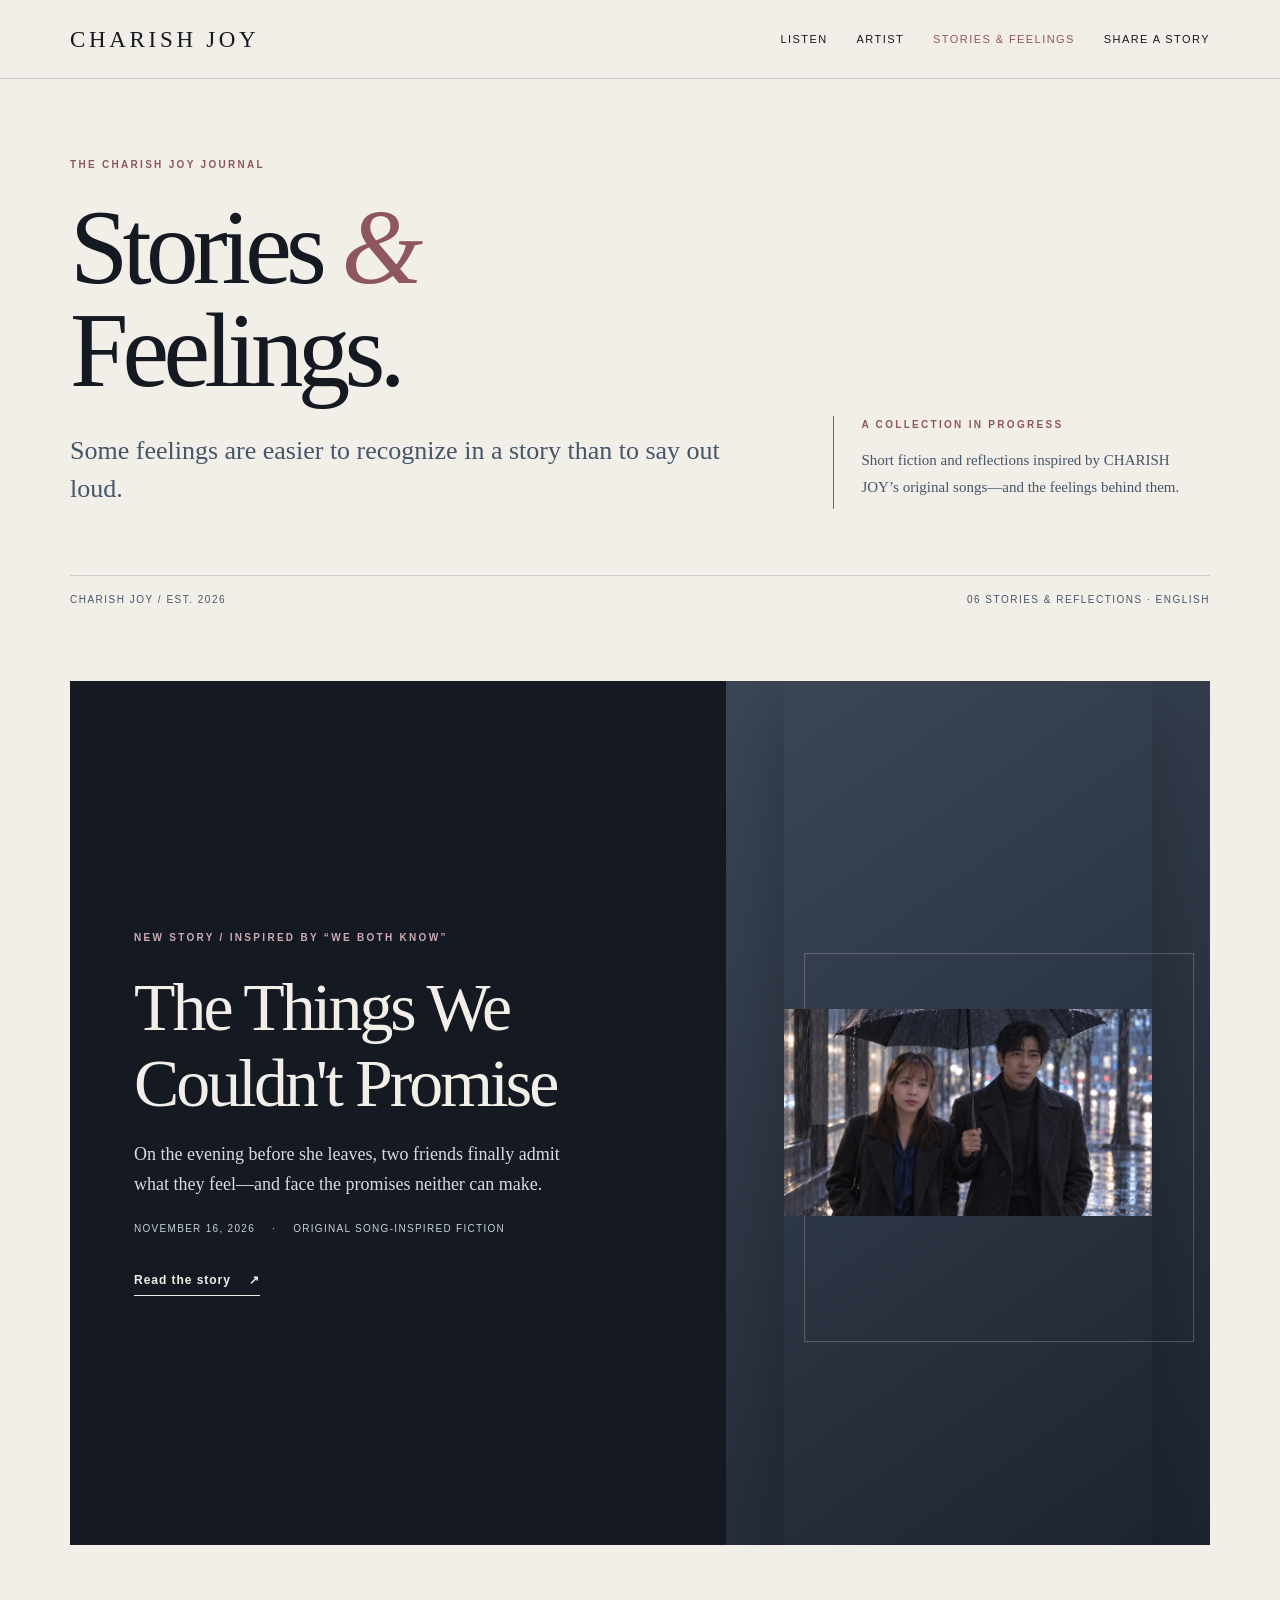
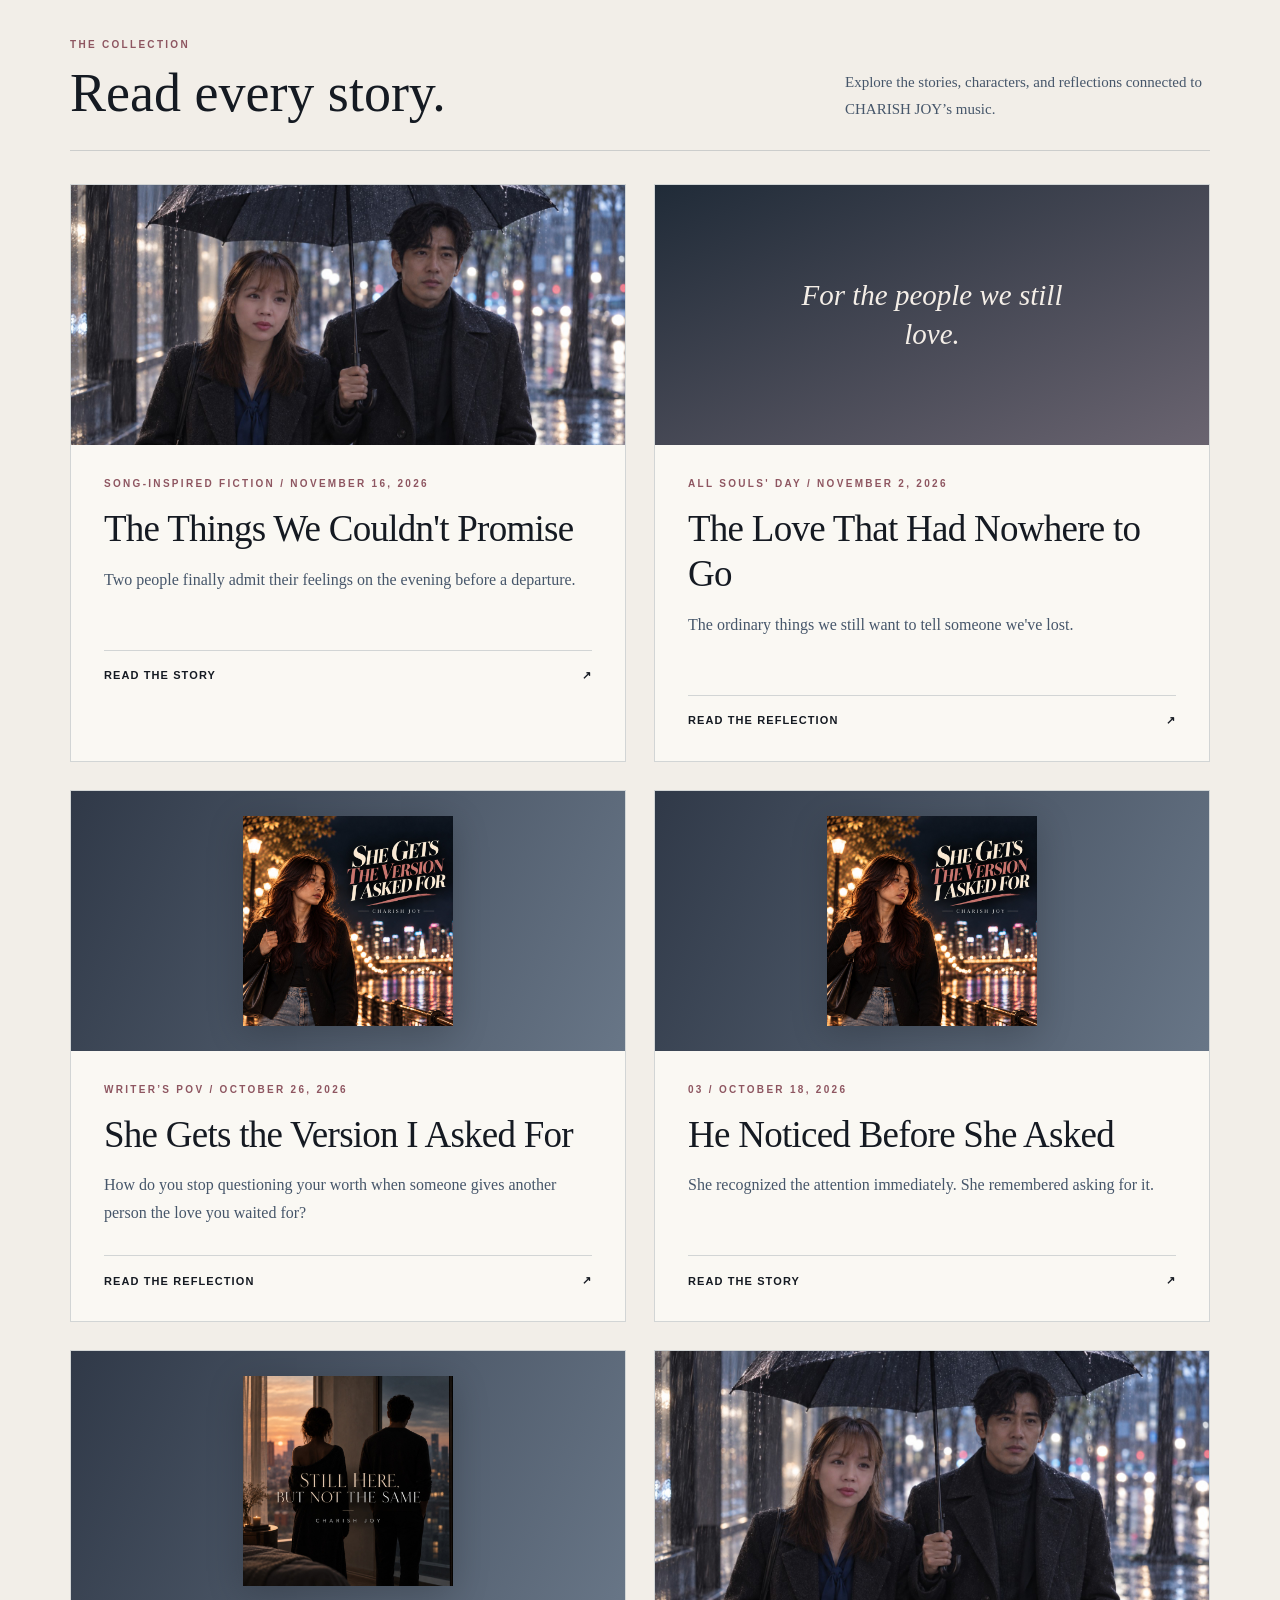
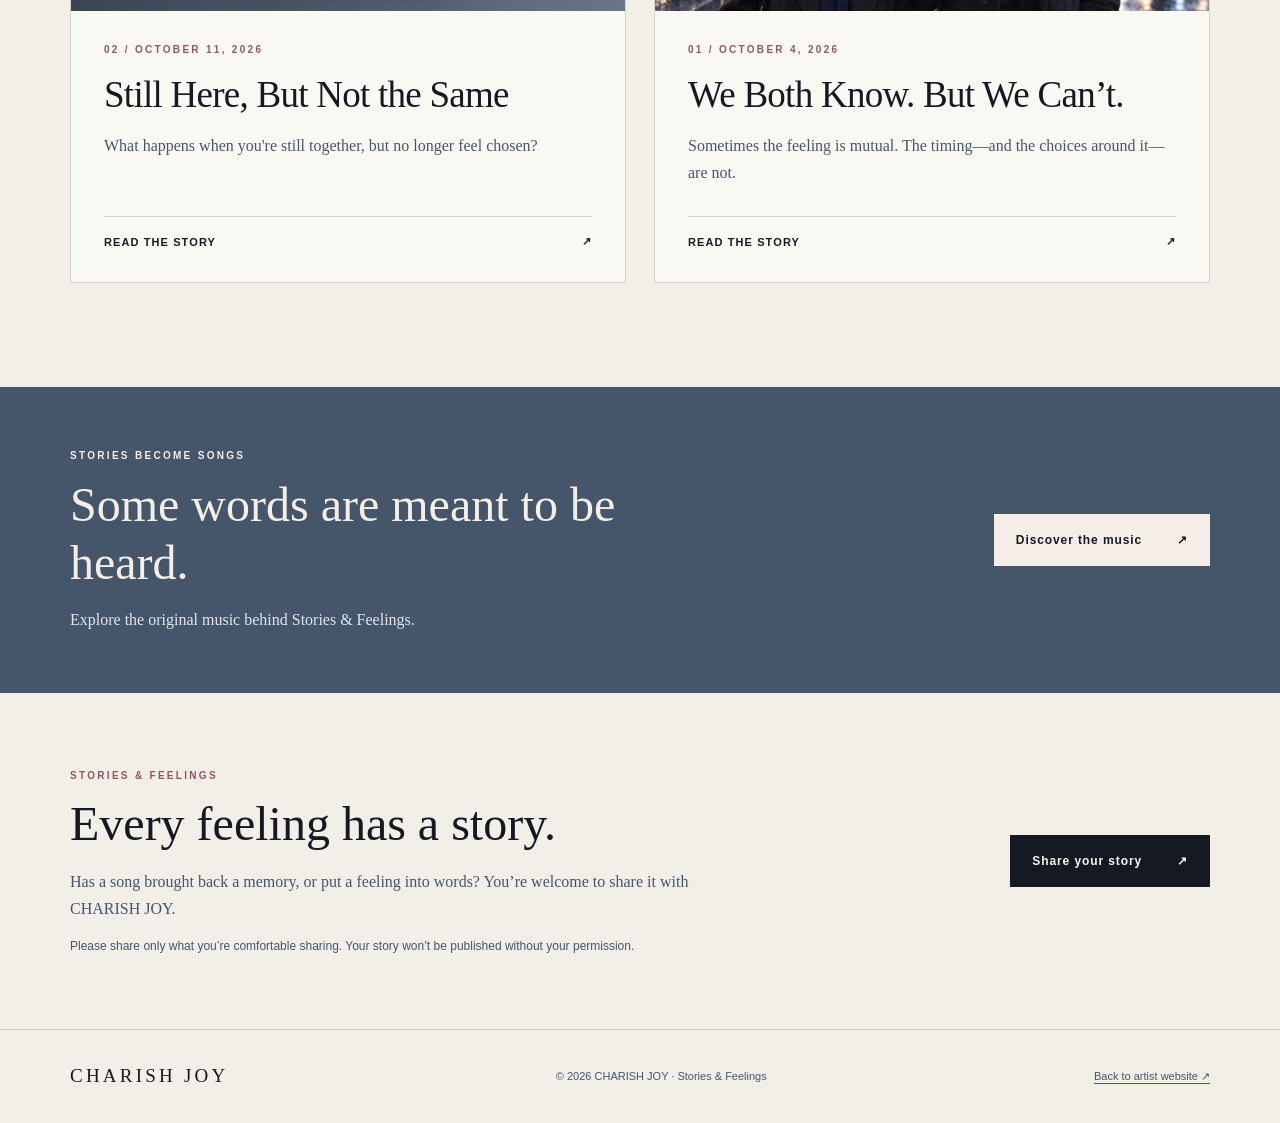
<file: stories.html>
<!doctype html><html lang="en"><head><meta charset="utf-8"><meta name="viewport" content="width=device-width,initial-scale=1"><title>Stories & Feelings | CHARISH JOY</title><meta name="description" content="Stories & Feelings by CHARISH JOY: original short fiction and reflective writing about love, memory, change, and finding your own way."><link rel="canonical" href="https://charishjoy.com/stories.html"><meta property="og:site_name" content="CHARISH JOY"><meta property="og:url" content="https://charishjoy.com/stories.html"><script async src="https://www.googletagmanager.com/gtag/js?id=G-MBT4RNLGS8"></script><script>window.dataLayer=window.dataLayer||[];function gtag(){dataLayer.push(arguments)}gtag('js',new Date());gtag('config','G-MBT4RNLGS8');</script><link rel="stylesheet" href="assets/stories-journal.css"><meta property="og:title" content="Stories & Feelings | CHARISH JOY"><meta property="og:description" content="Stories & Feelings by CHARISH JOY: original short fiction and reflective writing about love, memory, change, and finding your own way."><meta property="og:image" content="https://charishjoy.com/assets/still-here-cover.svg"><meta property="og:image:alt" content="CHARISH JOY official artist artwork"><meta name="twitter:card" content="summary_large_image"><meta name="twitter:title" content="Stories & Feelings | CHARISH JOY"><meta name="twitter:description" content="Stories & Feelings by CHARISH JOY: original short fiction and reflective writing about love, memory, change, and finding your own way."><meta name="twitter:image" content="https://charishjoy.com/assets/still-here-cover.svg"><meta property="og:type" content="website" /></head><body><a class="skip" href="#main">Skip to content</a><header class="site-nav"><nav class="wrap nav-inner" aria-label="Main navigation"><a class="wordmark" href="/" aria-label="CHARISH JOY Home">CHARISH JOY</a><div class="nav-links"><a href="/#music">Listen</a><a href="/#about">Artist</a><a href="/stories.html" aria-current="page">Stories &amp; Feelings</a><a href="#share-your-story">Share a story</a></div></nav></header><main id="main"><section class="journal-hero"><div class="wrap"><div class="journal-headline"><div><span class="eyebrow wine">The CHARISH JOY journal</span><h1>Stories <em>&amp;</em><br>Feelings.</h1><p class="lead">Some feelings are easier to recognize in a story than to say out loud.</p></div><aside class="side-note"><span class="eyebrow wine">A collection in progress</span><p>Short fiction and reflections inspired by CHARISH JOY’s original songs—and the feelings behind them.</p></aside></div><div class="edition-line"><span>CHARISH JOY / EST. 2026</span><span>06 stories & reflections · English</span></div></div></section>
<section class="wrap" aria-labelledby="featured-title"><div class="featured"><div class="featured-copy"><span class="eyebrow">New story / Inspired by “We Both Know”</span><h2 id="featured-title">The Things We Couldn't Promise</h2><p>On the evening before she leaves, two friends finally admit what they feel—and face the promises neither can make.</p><div class="featured-meta"><time datetime="2026-11-16">November 16, 2026</time><span>·</span><span>Original song-inspired fiction</span></div><a class="underlink" href="/story-the-things-we-couldnt-promise.html">Read the story <span aria-hidden="true">↗</span></a></div><a class="featured-art" href="/story-the-things-we-couldnt-promise.html" aria-label="Read The Things We Couldn't Promise"><img src="assets/we-both-know-story.svg" alt="Cinematic artwork for We Both Know by CHARISH JOY" width="1536" height="864" loading="lazy"></a></div></section>
<section class="collection" aria-labelledby="collection-title"><div class="wrap"><div class="section-head"><div><span class="eyebrow wine">The collection</span><h2 id="collection-title">Read every story.</h2></div><p>Explore the stories, characters, and reflections connected to CHARISH JOY’s music.</p></div>
<div class="story-grid"><a class="story-card" href="/story-the-things-we-couldnt-promise.html"><div class="story-card-media"><img src="assets/we-both-know-story.svg" alt="We Both Know inspired cinematic artwork" width="1536" height="864" loading="lazy"></div><div class="story-card-content"><span class="eyebrow">Song-inspired fiction / November 16, 2026</span><h3>The Things We Couldn't Promise</h3><p>Two people finally admit their feelings on the evening before a departure.</p><span class="readline">Read the story <span aria-hidden="true">↗</span></span></div></a>

<a class="story-card" href="/story-the-love-that-had-nowhere-to-go.html"><div class="story-card-media" style="background:linear-gradient(155deg,#202b38,#6a6470);color:#f4eee7;padding:36px;text-align:center"><span style="font:italic 29px/1.35 Georgia,serif;max-width:310px">For the people we still love.</span></div><div class="story-card-content"><span class="eyebrow">All Souls' Day / November 2, 2026</span><h3>The Love That Had Nowhere to Go</h3><p>The ordinary things we still want to tell someone we've lost.</p><span class="readline">Read the reflection <span aria-hidden="true">↗</span></span></div></a>
<a class="story-card" href="/writers-pov-she-gets-the-version-i-asked-for.html"><div class="story-card-media album"><img src="assets/she-gets-the-version-cover.svg" alt="She Gets the Version I Asked For — CHARISH JOY cover" width="1536" height="1536" loading="lazy"></div><div class="story-card-content"><span class="eyebrow">Writer’s POV / October 26, 2026</span><h3>She Gets the Version I Asked For</h3><p>How do you stop questioning your worth when someone gives another person the love you waited for?</p><span class="readline">Read the reflection <span aria-hidden="true">↗</span></span></div></a>
<a class="story-card" href="/story-he-noticed-before-she-asked.html"><div class="story-card-media album"><img src="assets/she-gets-the-version-cover.svg" alt="She Gets the Version I Asked For — CHARISH JOY single artwork" width="1536" height="1536" loading="lazy"></div><div class="story-card-content"><span class="eyebrow">03 / October 18, 2026</span><h3>He Noticed Before She Asked</h3><p>She recognized the attention immediately. She remembered asking for it.</p><span class="readline">Read the story <span aria-hidden="true">↗</span></span></div></a>
<a class="story-card" href="/story-still-here-but-not-the-same.html"><div class="story-card-media album"><img src="assets/still-here-cover.svg" alt="Still Here, But Not the Same album artwork" width="1536" height="1536" loading="lazy"></div><div class="story-card-content"><span class="eyebrow">02 / October 11, 2026</span><h3>Still Here, But Not the Same</h3><p>What happens when you're still together, but no longer feel chosen?</p><span class="readline">Read the story <span aria-hidden="true">↗</span></span></div></a>
<a class="story-card" href="/story-we-both-know.html"><div class="story-card-media"><img src="assets/we-both-know-story.svg" alt="A rainy city street with two people sharing an umbrella" width="1536" height="864" loading="lazy"></div><div class="story-card-content"><span class="eyebrow">01 / October 4, 2026</span><h3>We Both Know. But We Can’t.</h3><p>Sometimes the feeling is mutual. The timing—and the choices around it—are not.</p><span class="readline">Read the story <span aria-hidden="true">↗</span></span></div></a></div></div></section>
<section class="bridge"><div class="wrap bridge-inner"><div><span class="eyebrow">Stories become songs</span><h2>Some words are meant to be heard.</h2><p>Explore the original music behind Stories &amp; Feelings.</p></div><a class="btn" href="/#music">Discover the music <span aria-hidden="true">↗</span></a></div></section></main><section class="invite" id="share-your-story"><div class="wrap invite-inner"><div><span class="eyebrow wine">Stories &amp; Feelings</span><h2>Every feeling has a story.</h2><p>Has a song brought back a memory, or put a feeling into words? You’re welcome to share it with CHARISH JOY.</p><p class="note">Please share only what you’re comfortable sharing. Your story won’t be published without your permission.</p></div><a class="btn" href="mailto:charishjoy.official@gmail.com?subject=Share%20my%20story">Share your story <span aria-hidden="true">↗</span></a></div></section><footer><div class="wrap footer"><strong>CHARISH JOY</strong><span>© 2026 CHARISH JOY · Stories &amp; Feelings</span><a href="/">Back to artist website ↗</a></div></footer></body></html>
</file>
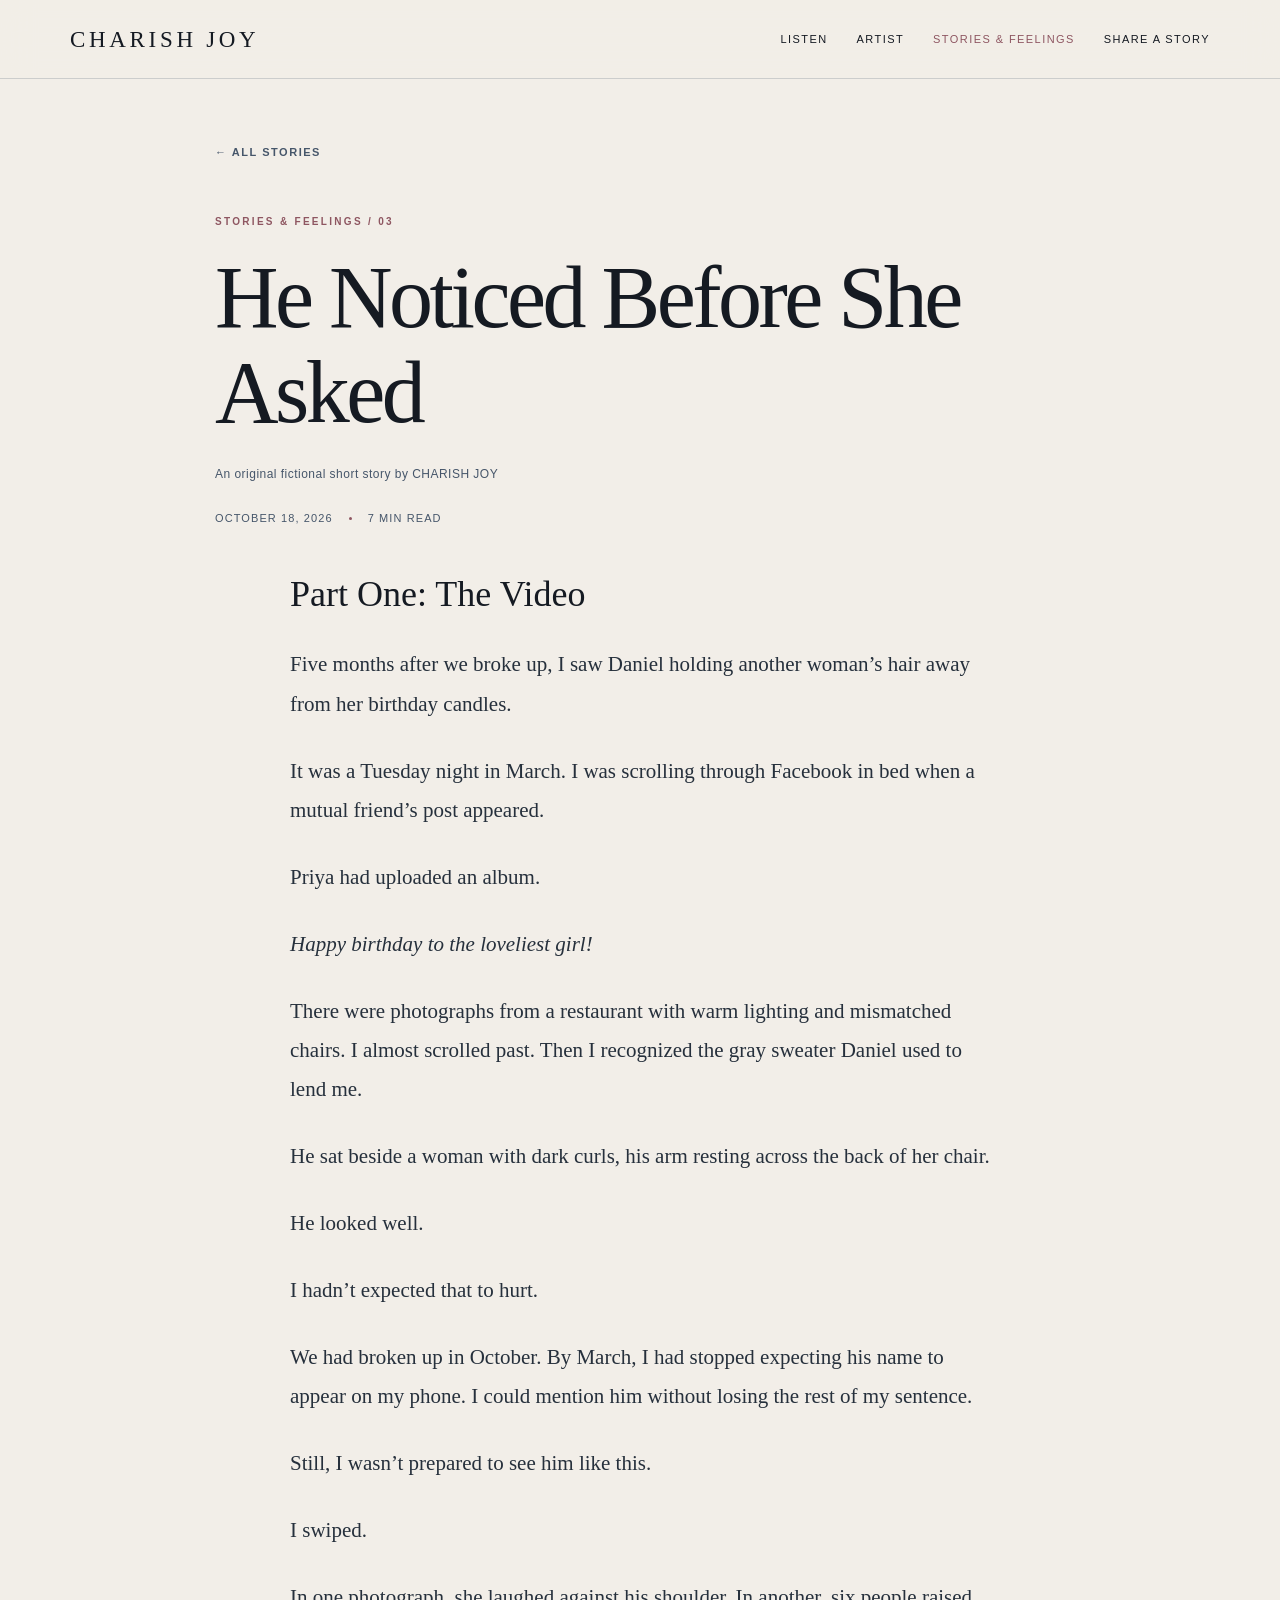
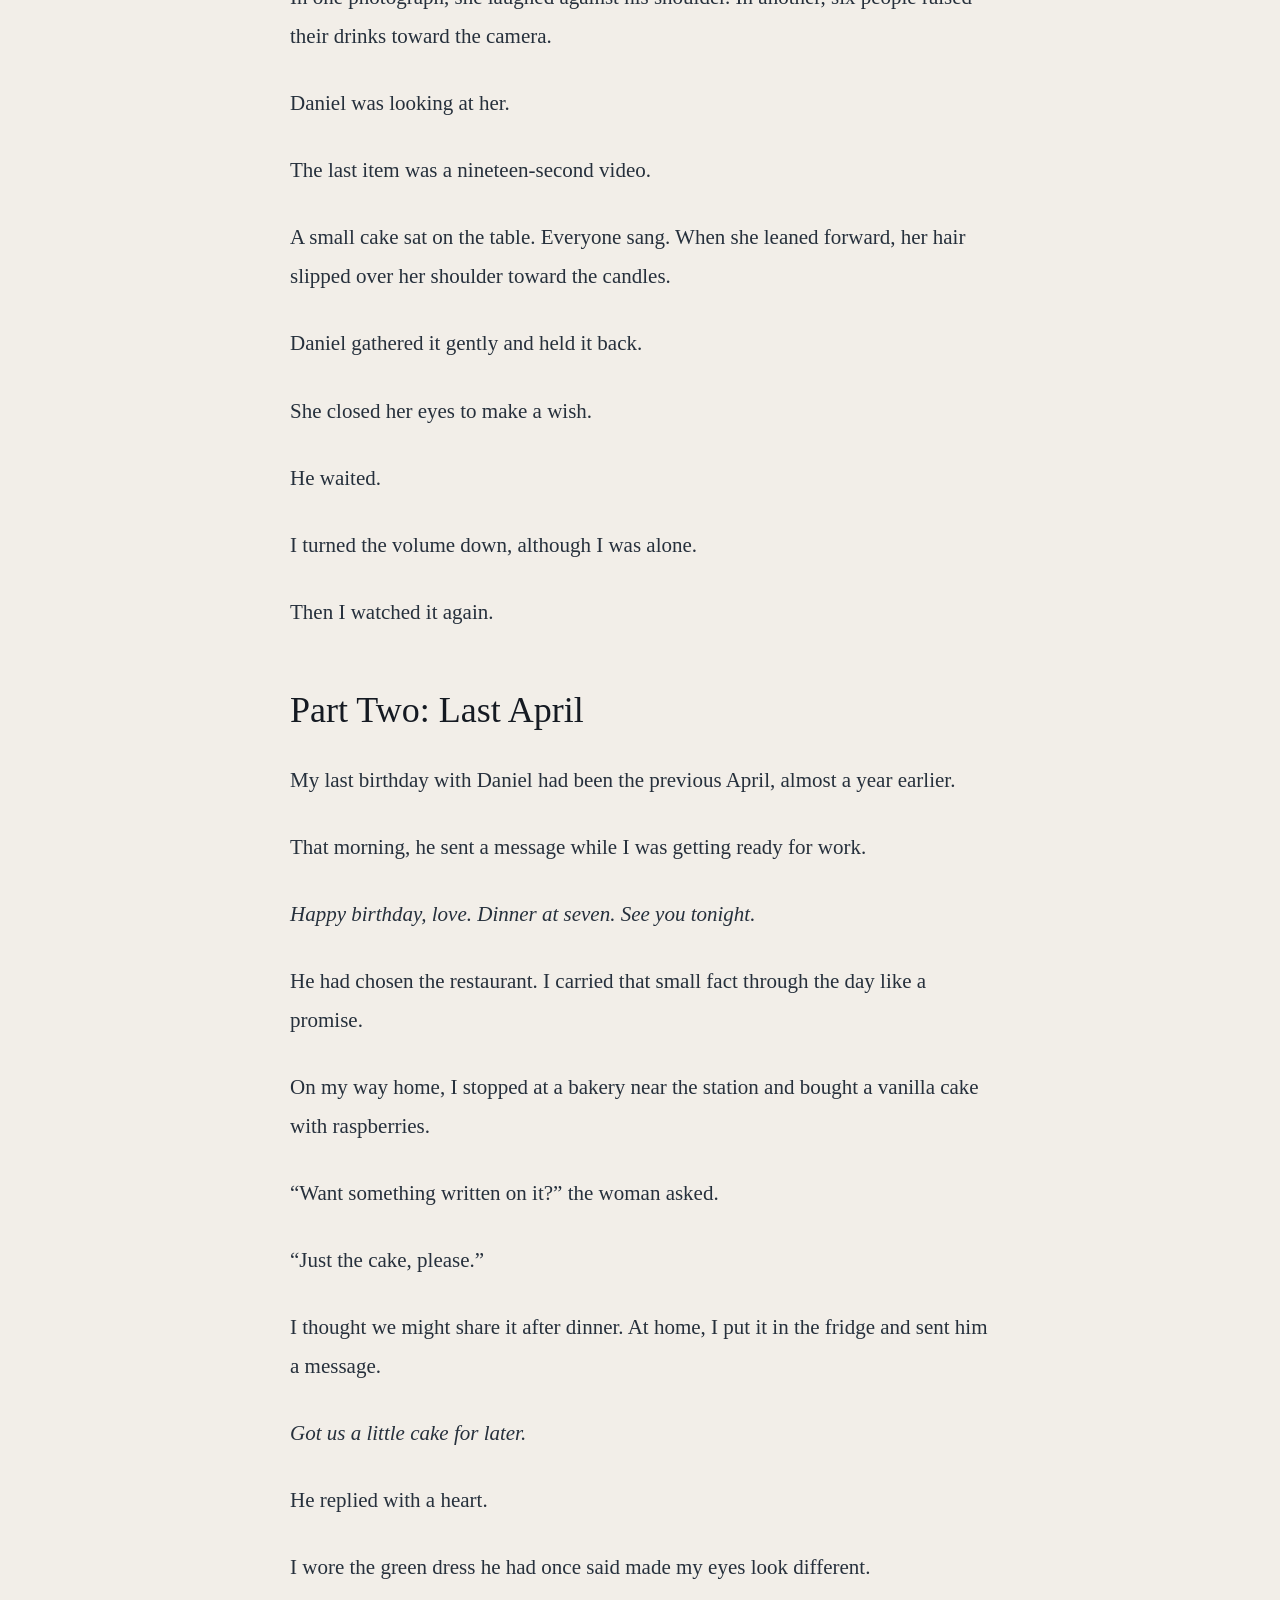
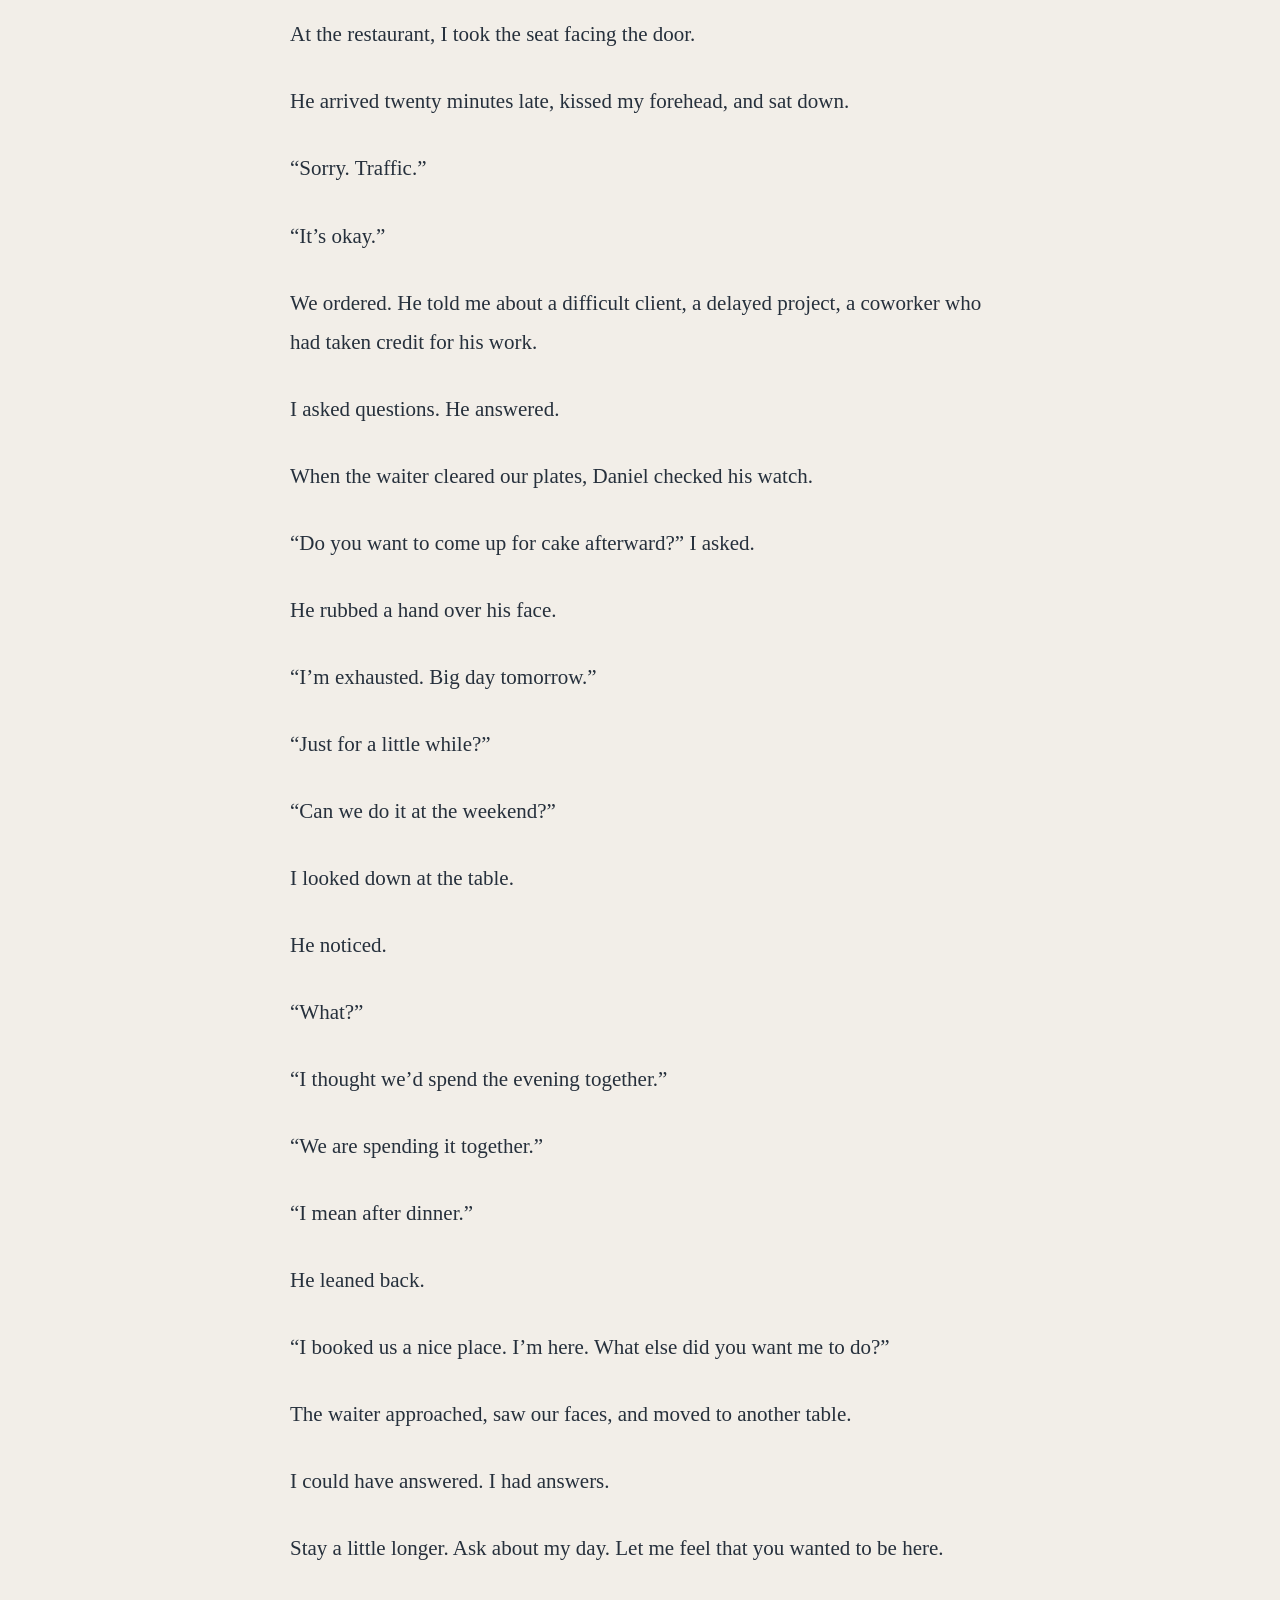
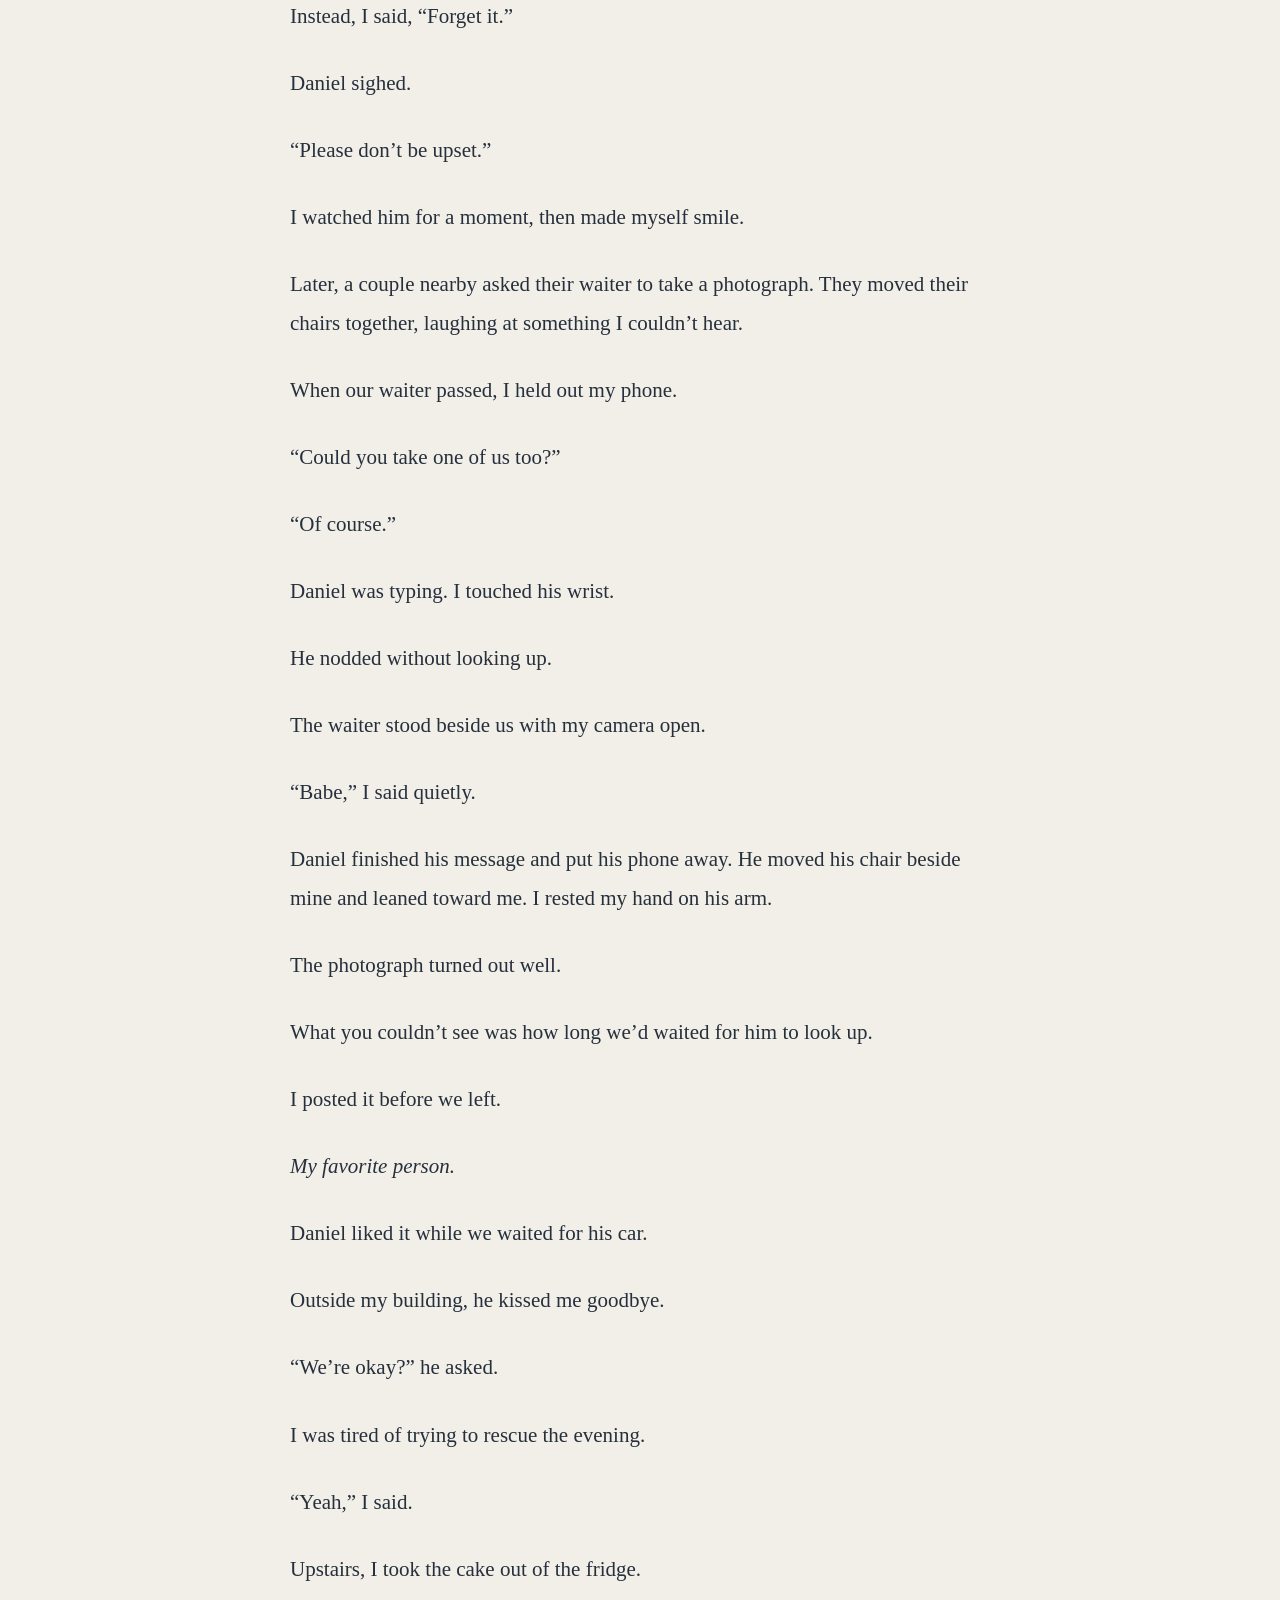
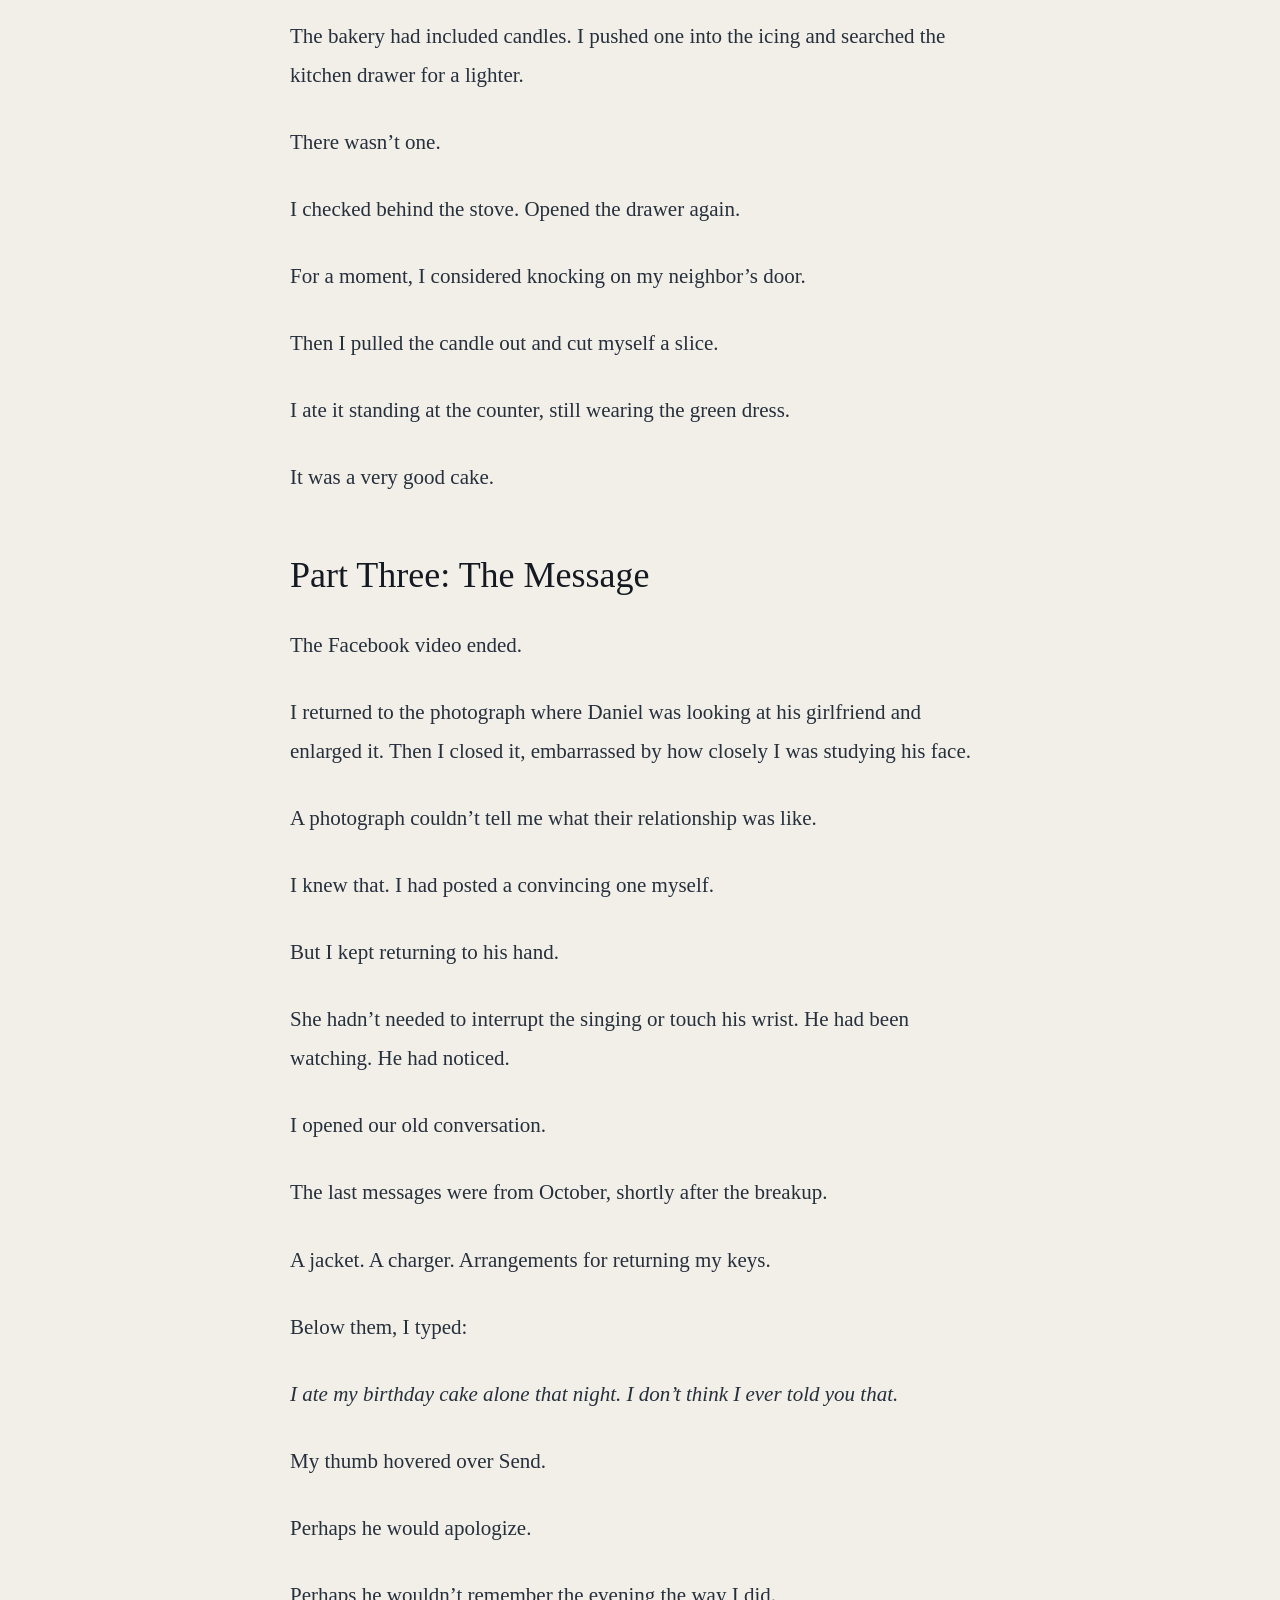
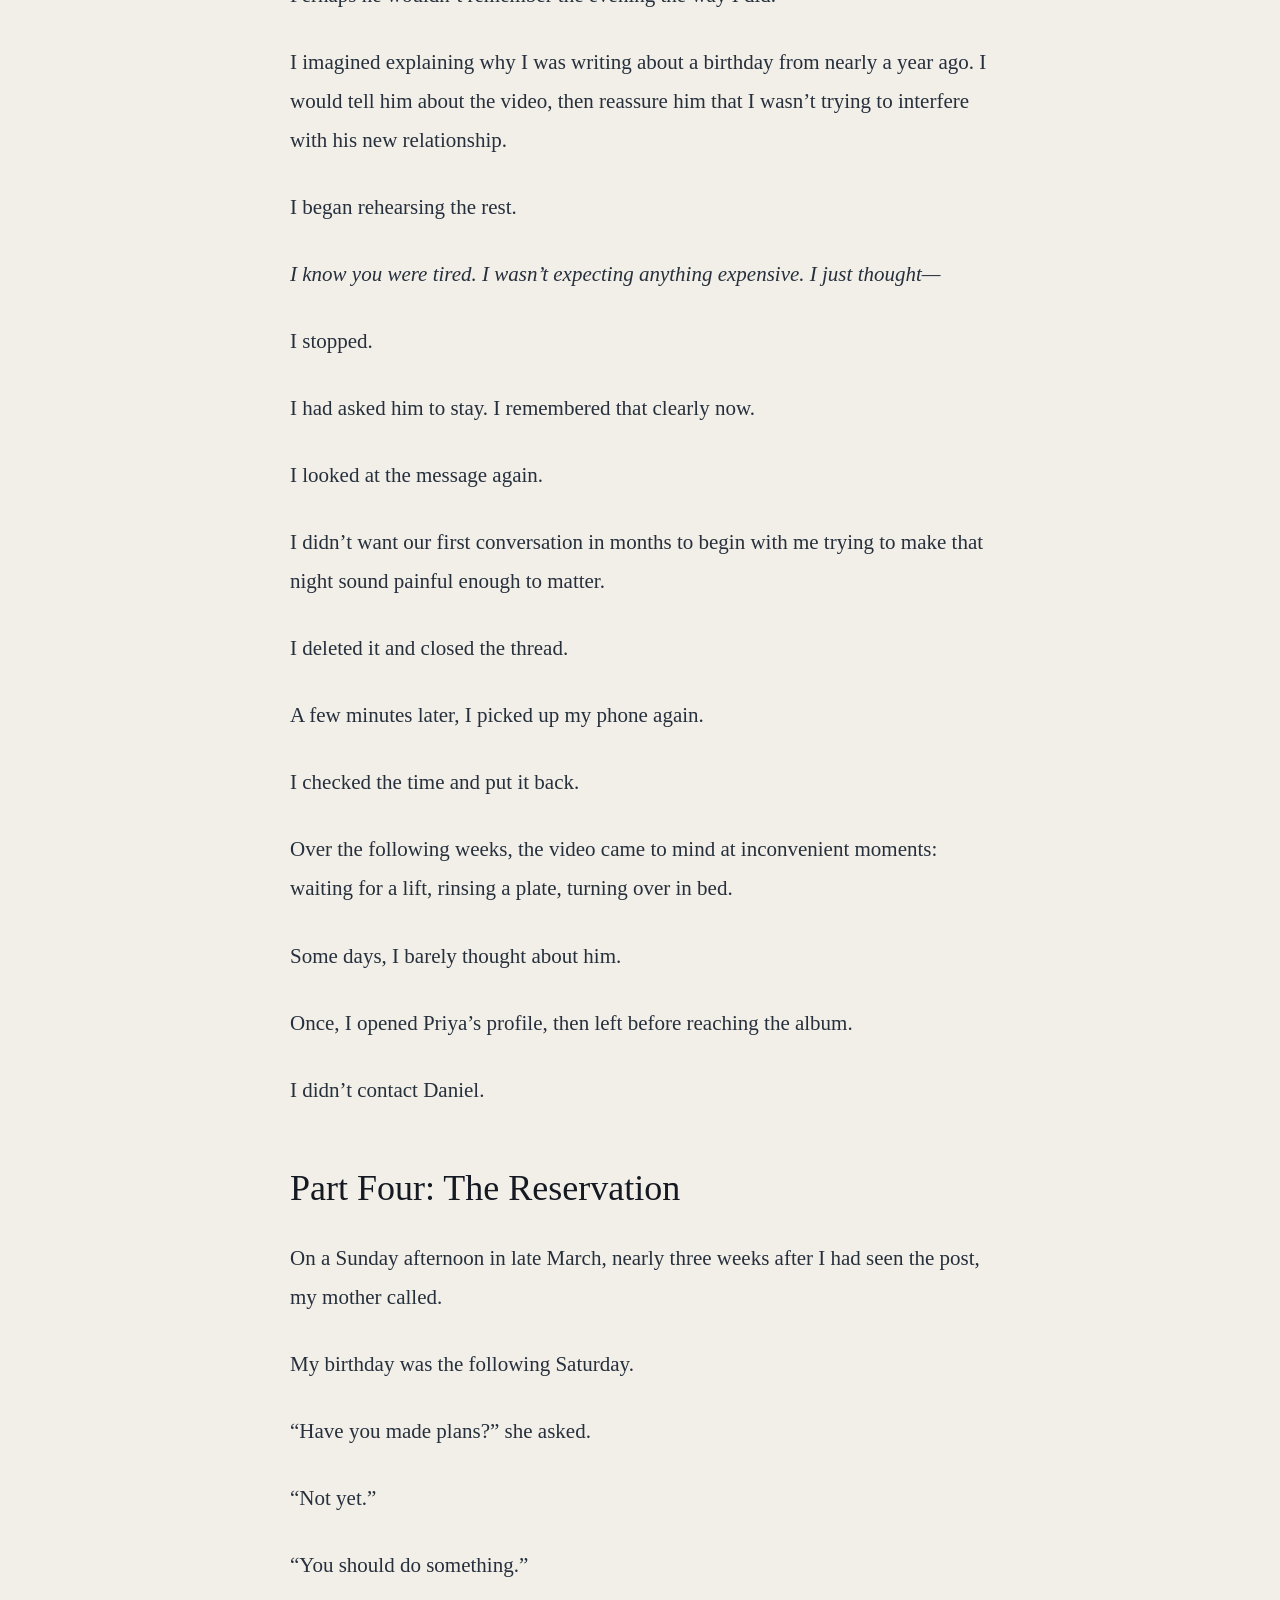
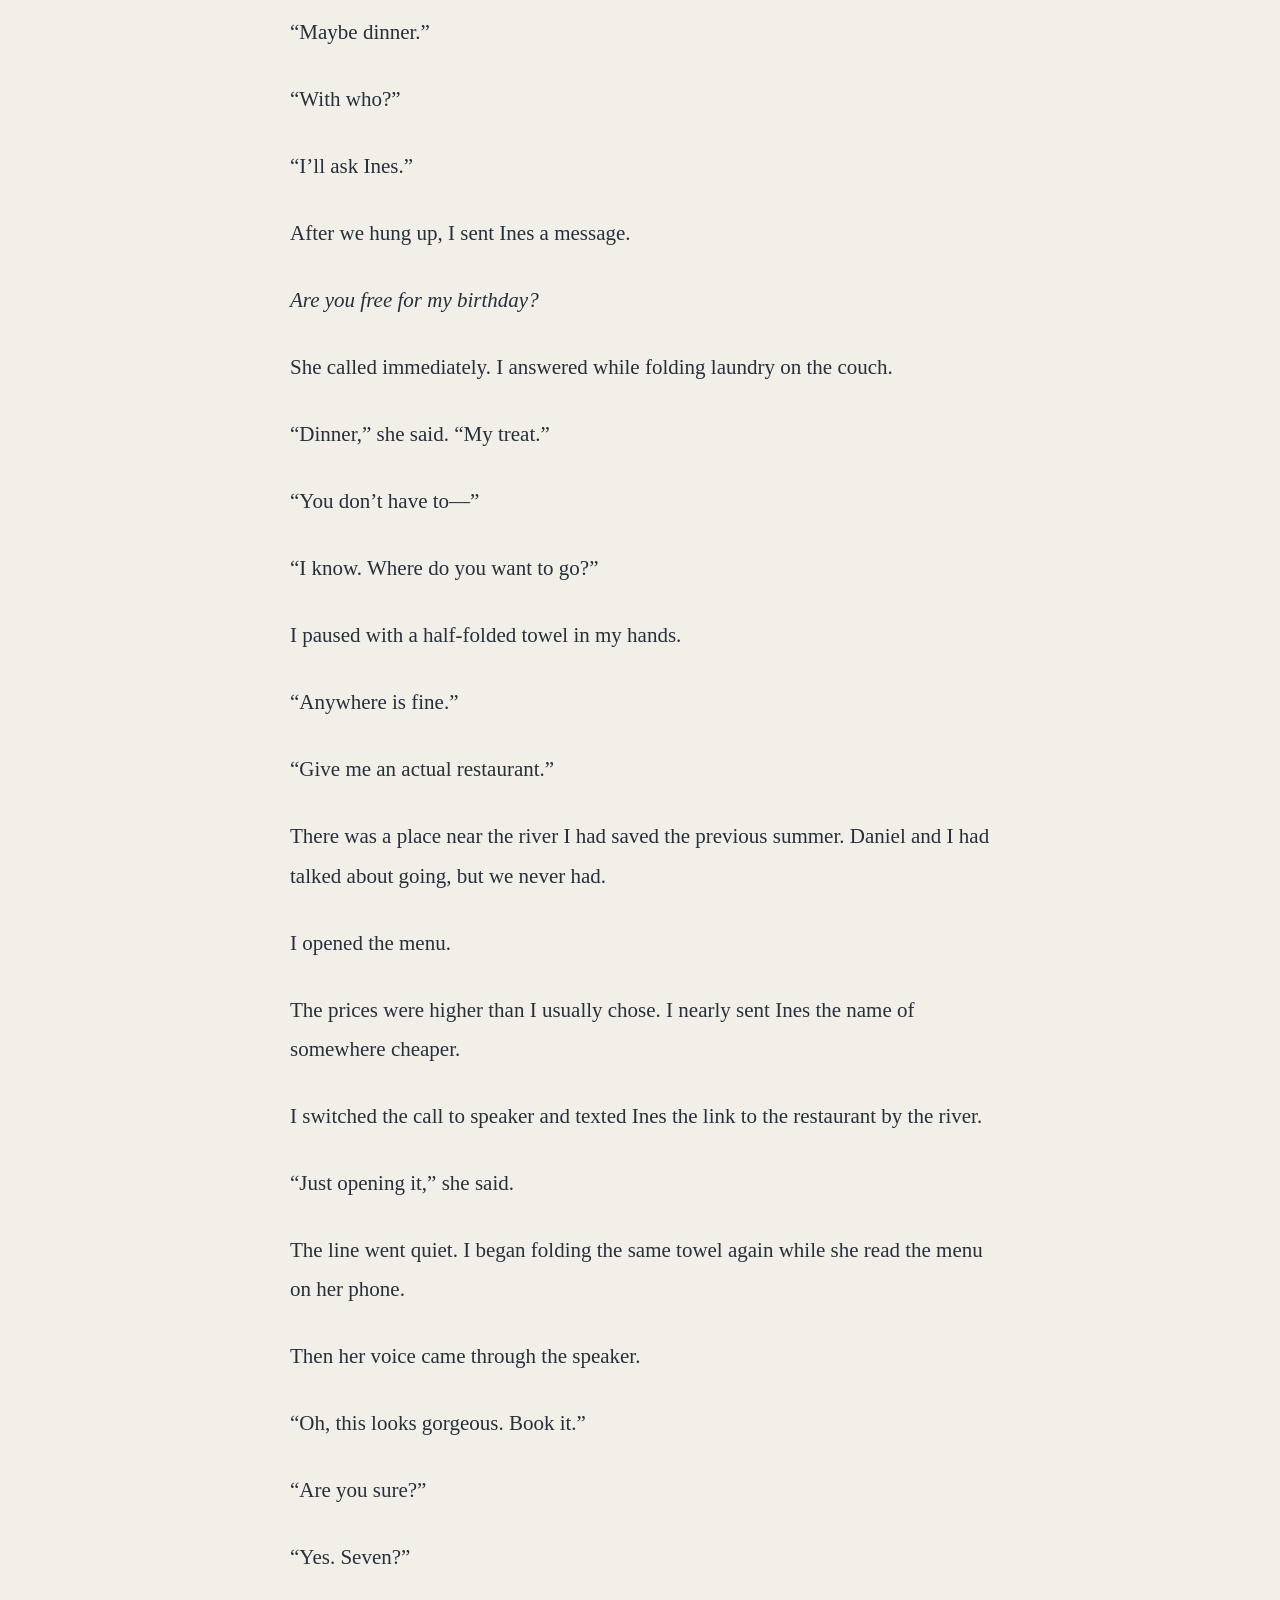
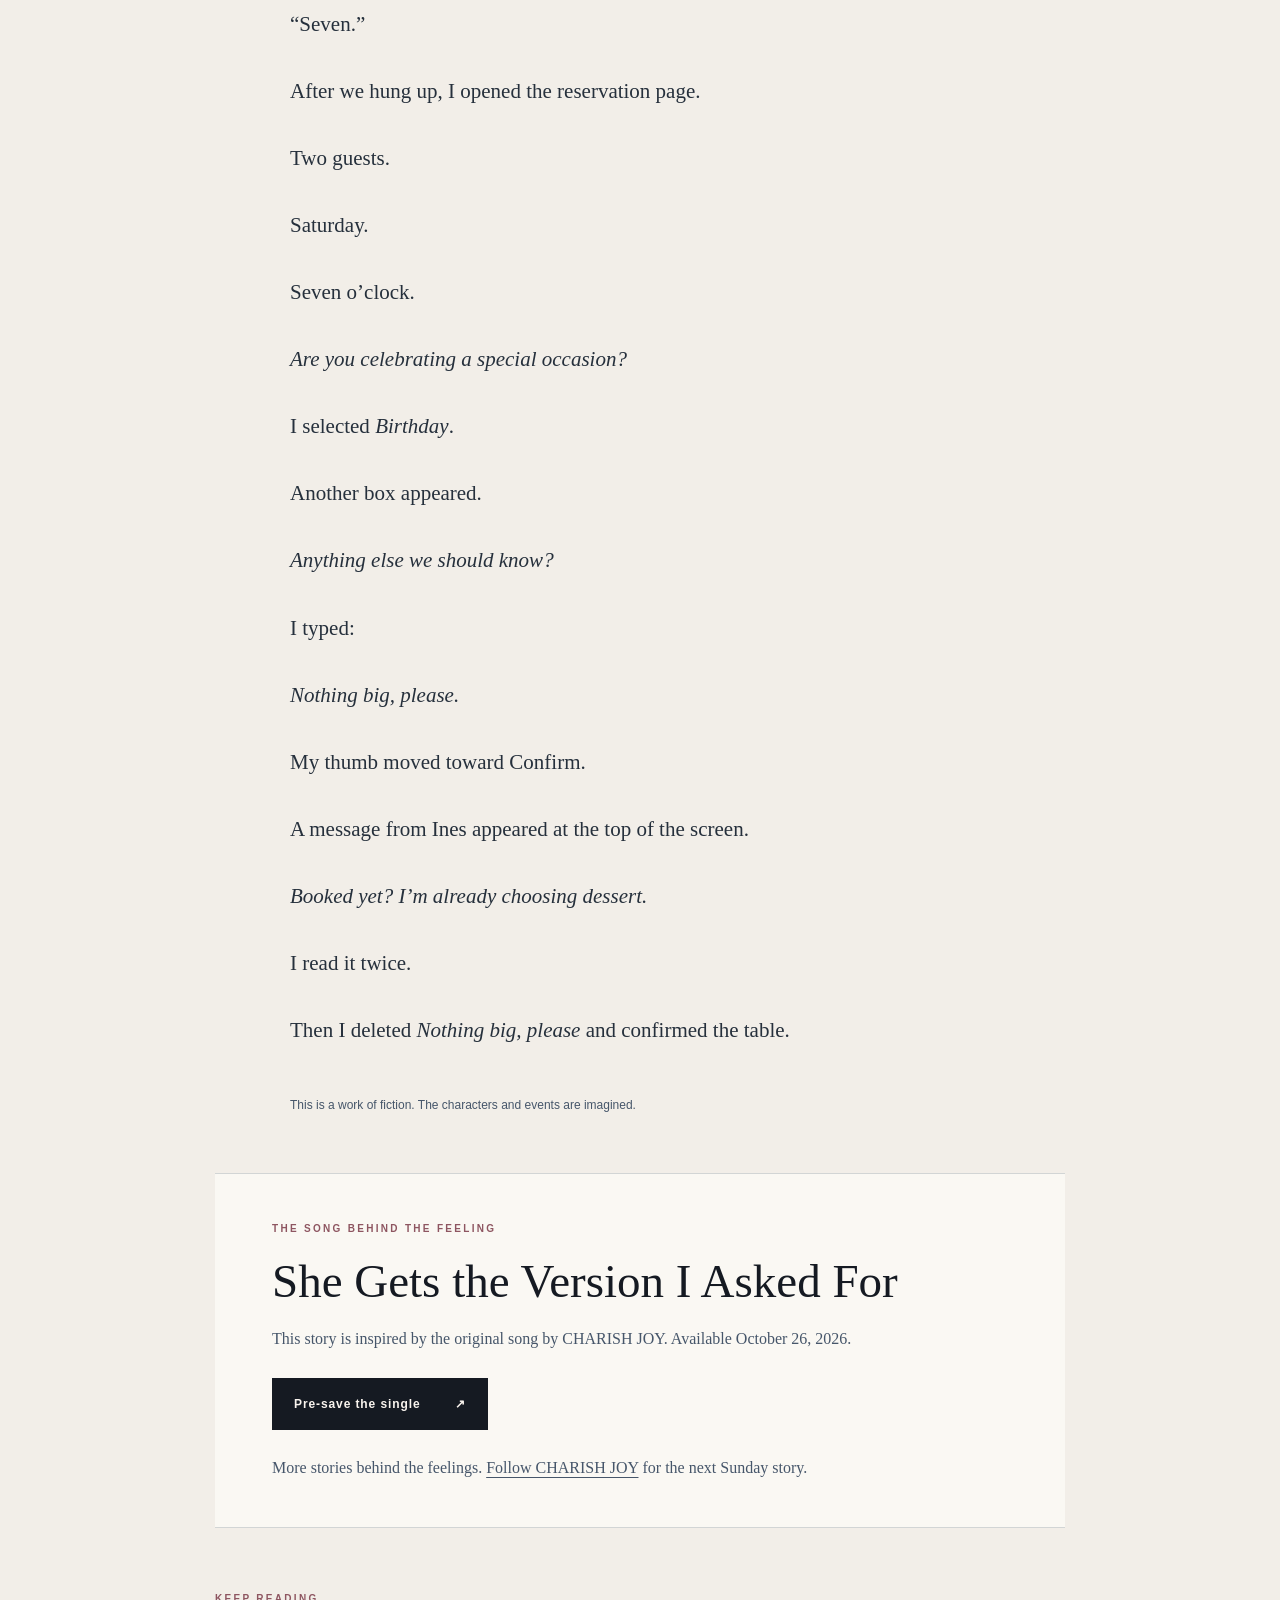
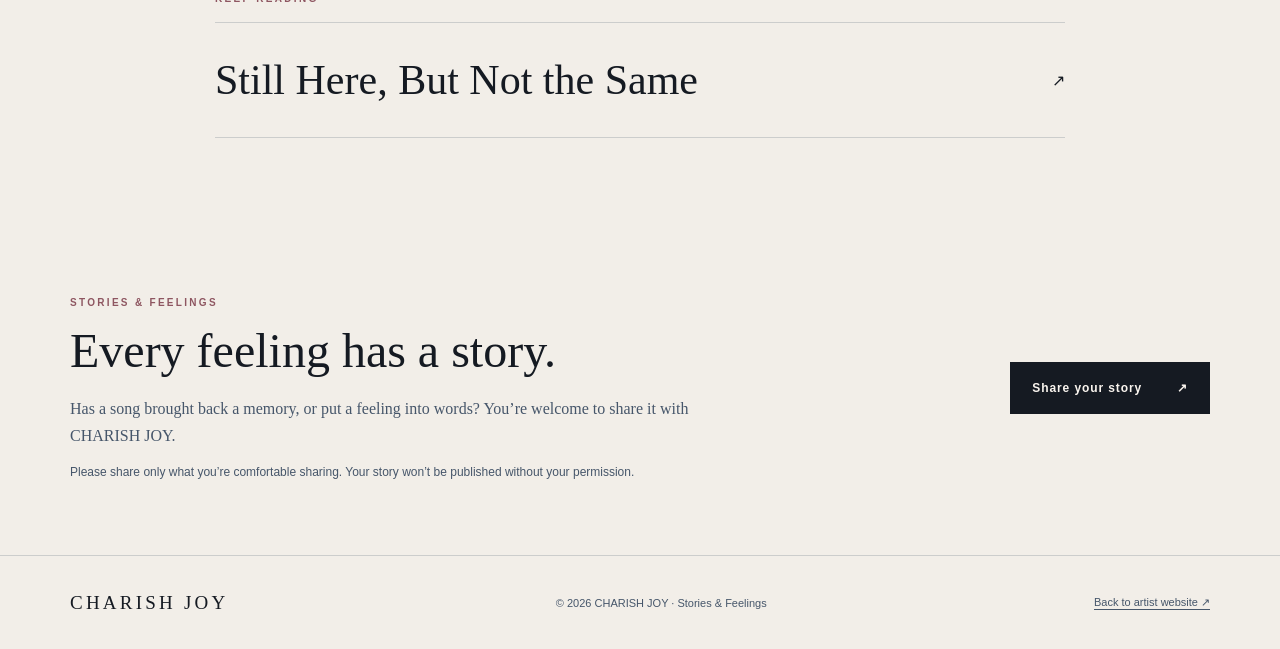
<file: story-he-noticed-before-she-asked.html>
<!doctype html><html lang="en"><head><meta charset="utf-8"><meta name="viewport" content="width=device-width,initial-scale=1"><title>He Noticed Before She Asked | Stories & Feelings — CHARISH JOY</title><meta name="description" content="Five months after their breakup, a Facebook birthday video brings back the care she once asked for. An original short story by CHARISH JOY."><link rel="canonical" href="https://charishjoy.com/story-he-noticed-before-she-asked.html"><meta property="og:site_name" content="CHARISH JOY"><meta property="og:url" content="https://charishjoy.com/story-he-noticed-before-she-asked.html"><script async src="https://www.googletagmanager.com/gtag/js?id=G-MBT4RNLGS8"></script><script>window.dataLayer=window.dataLayer||[];function gtag(){dataLayer.push(arguments)}gtag('js',new Date());gtag('config','G-MBT4RNLGS8');</script><link rel="stylesheet" href="assets/stories-journal.css"><meta property="og:title" content="He Noticed Before She Asked | Stories & Feelings — CHARISH JOY"><meta property="og:description" content="Five months after their breakup, a Facebook birthday video brings back the care she once asked for. An original short story by CHARISH JOY."><meta property="og:image" content="https://charishjoy.com/assets/she-gets-the-version-cover.svg"><meta property="og:image:alt" content="CHARISH JOY official artist artwork"><meta name="twitter:card" content="summary_large_image"><meta name="twitter:title" content="He Noticed Before She Asked | Stories & Feelings — CHARISH JOY"><meta name="twitter:description" content="Five months after their breakup, a Facebook birthday video brings back the care she once asked for. An original short story by CHARISH JOY."><meta name="twitter:image" content="https://charishjoy.com/assets/she-gets-the-version-cover.svg"><meta property="og:type" content="article" /><style>.article-body h2{font:400 clamp(27px,5vw,36px)/1.25 Georgia,serif;color:var(--ink);margin:56px 0 28px}.article-body h2:first-child{margin-top:0}.story-follow{margin-top:24px!important}.story-follow a{text-decoration:underline;text-underline-offset:4px}</style><script type="application/ld+json">{"@context":"https://schema.org","@type":"BlogPosting","headline":"He Noticed Before She Asked","datePublished":"2026-10-18","author":{"@type":"Person","name":"CHARISH JOY"},"inLanguage":"en","url":"https://charishjoy.com/story-he-noticed-before-she-asked.html","description":"Five months after their breakup, a Facebook birthday video brings back the care she once asked for. An original short story by CHARISH JOY.","image":"https://charishjoy.com/assets/she-gets-the-version-cover.svg"}</script></head><body><a class="skip" href="#main">Skip to content</a><header class="site-nav"><nav class="wrap nav-inner" aria-label="Main navigation"><a class="wordmark" href="/" aria-label="CHARISH JOY Home">CHARISH JOY</a><div class="nav-links"><a href="/#music">Listen</a><a href="/#about">Artist</a><a href="/stories.html" aria-current="page">Stories &amp; Feelings</a><a href="#share-your-story">Share a story</a></div></nav></header><main id="main"><article class="article-container"><header class="article-header"><a class="back" href="/stories.html">← All stories</a><span class="eyebrow">Stories &amp; Feelings / 03</span><h1>He Noticed Before She Asked</h1><p class="article-deck article-fiction">An original fictional short story by CHARISH JOY</p><div class="article-info"><time datetime="2026-10-18">October 18, 2026</time><span class="dot" aria-hidden="true"></span><span>7 min read</span></div></header><div class="article-body"><h2>Part One: The Video</h2>
<p>Five months after we broke up, I saw Daniel holding another woman’s hair away from her birthday candles.</p>
<p>It was a Tuesday night in March. I was scrolling through Facebook in bed when a mutual friend’s post appeared.</p>
<p>Priya had uploaded an album.</p>
<p><em>Happy birthday to the loveliest girl!</em></p>
<p>There were photographs from a restaurant with warm lighting and mismatched chairs. I almost scrolled past. Then I recognized the gray sweater Daniel used to lend me.</p>
<p>He sat beside a woman with dark curls, his arm resting across the back of her chair.</p>
<p>He looked well.</p>
<p>I hadn’t expected that to hurt.</p>
<p>We had broken up in October. By March, I had stopped expecting his name to appear on my phone. I could mention him without losing the rest of my sentence.</p>
<p>Still, I wasn’t prepared to see him like this.</p>
<p>I swiped.</p>
<p>In one photograph, she laughed against his shoulder. In another, six people raised their drinks toward the camera.</p>
<p>Daniel was looking at her.</p>
<p>The last item was a nineteen-second video.</p>
<p>A small cake sat on the table. Everyone sang. When she leaned forward, her hair slipped over her shoulder toward the candles.</p>
<p>Daniel gathered it gently and held it back.</p>
<p>She closed her eyes to make a wish.</p>
<p>He waited.</p>
<p>I turned the volume down, although I was alone.</p>
<p>Then I watched it again.</p>
<h2>Part Two: Last April</h2>
<p>My last birthday with Daniel had been the previous April, almost a year earlier.</p>
<p>That morning, he sent a message while I was getting ready for work.</p>
<p><em>Happy birthday, love. Dinner at seven. See you tonight.</em></p>
<p>He had chosen the restaurant. I carried that small fact through the day like a promise.</p>
<p>On my way home, I stopped at a bakery near the station and bought a vanilla cake with raspberries.</p>
<p>“Want something written on it?” the woman asked.</p>
<p>“Just the cake, please.”</p>
<p>I thought we might share it after dinner. At home, I put it in the fridge and sent him a message.</p>
<p><em>Got us a little cake for later.</em></p>
<p>He replied with a heart.</p>
<p>I wore the green dress he had once said made my eyes look different.</p>
<p>At the restaurant, I took the seat facing the door.</p>
<p>He arrived twenty minutes late, kissed my forehead, and sat down.</p>
<p>“Sorry. Traffic.”</p>
<p>“It’s okay.”</p>
<p>We ordered. He told me about a difficult client, a delayed project, a coworker who had taken credit for his work.</p>
<p>I asked questions. He answered.</p>
<p>When the waiter cleared our plates, Daniel checked his watch.</p>
<p>“Do you want to come up for cake afterward?” I asked.</p>
<p>He rubbed a hand over his face.</p>
<p>“I’m exhausted. Big day tomorrow.”</p>
<p>“Just for a little while?”</p>
<p>“Can we do it at the weekend?”</p>
<p>I looked down at the table.</p>
<p>He noticed.</p>
<p>“What?”</p>
<p>“I thought we’d spend the evening together.”</p>
<p>“We are spending it together.”</p>
<p>“I mean after dinner.”</p>
<p>He leaned back.</p>
<p>“I booked us a nice place. I’m here. What else did you want me to do?”</p>
<p>The waiter approached, saw our faces, and moved to another table.</p>
<p>I could have answered. I had answers.</p>
<p>Stay a little longer. Ask about my day. Let me feel that you wanted to be here.</p>
<p>Instead, I said, “Forget it.”</p>
<p>Daniel sighed.</p>
<p>“Please don’t be upset.”</p>
<p>I watched him for a moment, then made myself smile.</p>
<p>Later, a couple nearby asked their waiter to take a photograph. They moved their chairs together, laughing at something I couldn’t hear.</p>
<p>When our waiter passed, I held out my phone.</p>
<p>“Could you take one of us too?”</p>
<p>“Of course.”</p>
<p>Daniel was typing. I touched his wrist.</p>
<p>He nodded without looking up.</p>
<p>The waiter stood beside us with my camera open.</p>
<p>“Babe,” I said quietly.</p>
<p>Daniel finished his message and put his phone away. He moved his chair beside mine and leaned toward me. I rested my hand on his arm.</p>
<p>The photograph turned out well.</p>
<p>What you couldn’t see was how long we’d waited for him to look up.</p>
<p>I posted it before we left.</p>
<p><em>My favorite person.</em></p>
<p>Daniel liked it while we waited for his car.</p>
<p>Outside my building, he kissed me goodbye.</p>
<p>“We’re okay?” he asked.</p>
<p>I was tired of trying to rescue the evening.</p>
<p>“Yeah,” I said.</p>
<p>Upstairs, I took the cake out of the fridge.</p>
<p>The bakery had included candles. I pushed one into the icing and searched the kitchen drawer for a lighter.</p>
<p>There wasn’t one.</p>
<p>I checked behind the stove. Opened the drawer again.</p>
<p>For a moment, I considered knocking on my neighbor’s door.</p>
<p>Then I pulled the candle out and cut myself a slice.</p>
<p>I ate it standing at the counter, still wearing the green dress.</p>
<p>It was a very good cake.</p>
<h2>Part Three: The Message</h2>
<p>The Facebook video ended.</p>
<p>I returned to the photograph where Daniel was looking at his girlfriend and enlarged it. Then I closed it, embarrassed by how closely I was studying his face.</p>
<p>A photograph couldn’t tell me what their relationship was like.</p>
<p>I knew that. I had posted a convincing one myself.</p>
<p>But I kept returning to his hand.</p>
<p>She hadn’t needed to interrupt the singing or touch his wrist. He had been watching. He had noticed.</p>
<p>I opened our old conversation.</p>
<p>The last messages were from October, shortly after the breakup.</p>
<p>A jacket. A charger. Arrangements for returning my keys.</p>
<p>Below them, I typed:</p>
<p><em>I ate my birthday cake alone that night. I don’t think I ever told you that.</em></p>
<p>My thumb hovered over Send.</p>
<p>Perhaps he would apologize.</p>
<p>Perhaps he wouldn’t remember the evening the way I did.</p>
<p>I imagined explaining why I was writing about a birthday from nearly a year ago. I would tell him about the video, then reassure him that I wasn’t trying to interfere with his new relationship.</p>
<p>I began rehearsing the rest.</p>
<p><em>I know you were tired. I wasn’t expecting anything expensive. I just thought—</em></p>
<p>I stopped.</p>
<p>I had asked him to stay. I remembered that clearly now.</p>
<p>I looked at the message again.</p>
<p>I didn’t want our first conversation in months to begin with me trying to make that night sound painful enough to matter.</p>
<p>I deleted it and closed the thread.</p>
<p>A few minutes later, I picked up my phone again.</p>
<p>I checked the time and put it back.</p>
<p>Over the following weeks, the video came to mind at inconvenient moments: waiting for a lift, rinsing a plate, turning over in bed.</p>
<p>Some days, I barely thought about him.</p>
<p>Once, I opened Priya’s profile, then left before reaching the album.</p>
<p>I didn’t contact Daniel.</p>
<h2>Part Four: The Reservation</h2>
<p>On a Sunday afternoon in late March, nearly three weeks after I had seen the post, my mother called.</p>
<p>My birthday was the following Saturday.</p>
<p>“Have you made plans?” she asked.</p>
<p>“Not yet.”</p>
<p>“You should do something.”</p>
<p>“Maybe dinner.”</p>
<p>“With who?”</p>
<p>“I’ll ask Ines.”</p>
<p>After we hung up, I sent Ines a message.</p>
<p><em>Are you free for my birthday?</em></p>
<p>She called immediately. I answered while folding laundry on the couch.</p>
<p>“Dinner,” she said. “My treat.”</p>
<p>“You don’t have to—”</p>
<p>“I know. Where do you want to go?”</p>
<p>I paused with a half-folded towel in my hands.</p>
<p>“Anywhere is fine.”</p>
<p>“Give me an actual restaurant.”</p>
<p>There was a place near the river I had saved the previous summer. Daniel and I had talked about going, but we never had.</p>
<p>I opened the menu.</p>
<p>The prices were higher than I usually chose. I nearly sent Ines the name of somewhere cheaper.</p>
<p>I switched the call to speaker and texted Ines the link to the restaurant by the river.</p>
<p>“Just opening it,” she said.</p>
<p>The line went quiet. I began folding the same towel again while she read the menu on her phone.</p>
<p>Then her voice came through the speaker.</p>
<p>“Oh, this looks gorgeous. Book it.”</p>
<p>“Are you sure?”</p>
<p>“Yes. Seven?”</p>
<p>“Seven.”</p>
<p>After we hung up, I opened the reservation page.</p>
<p>Two guests.</p>
<p>Saturday.</p>
<p>Seven o’clock.</p>
<p><em>Are you celebrating a special occasion?</em></p>
<p>I selected <em>Birthday</em>.</p>
<p>Another box appeared.</p>
<p><em>Anything else we should know?</em></p>
<p>I typed:</p>
<p><em>Nothing big, please.</em></p>
<p>My thumb moved toward Confirm.</p>
<p>A message from Ines appeared at the top of the screen.</p>
<p><em>Booked yet? I’m already choosing dessert.</em></p>
<p>I read it twice.</p>
<p>Then I deleted <em>Nothing big, please</em> and confirmed the table.</p></div><p class="article-disclaimer">This is a work of fiction. The characters and events are imagined.</p><aside class="music-panel"><span class="eyebrow">The song behind the feeling</span><h2>She Gets the Version I Asked For</h2><p>This story is inspired by the original song by CHARISH JOY. Available October 26, 2026.</p><a class="btn" href="https://distrokid.com/hyperfollow/charishjoy/she-gets-the-version-i-asked-for" target="_blank" rel="noopener noreferrer">Pre-save the single <span aria-hidden="true">↗</span></a><p class="story-follow">More stories behind the feelings. <a href="https://www.instagram.com/itscharishjoy/" target="_blank" rel="noopener noreferrer">Follow CHARISH JOY</a> for the next Sunday story.</p></aside><section class="next-section" aria-label="More stories"><span class="eyebrow">Keep reading</span><a class="next-link" href="/story-still-here-but-not-the-same.html"><h2>Still Here, But Not the Same</h2><span aria-hidden="true">↗</span></a></section></article></main><section class="invite" id="share-your-story"><div class="wrap invite-inner"><div><span class="eyebrow wine">Stories &amp; Feelings</span><h2>Every feeling has a story.</h2><p>Has a song brought back a memory, or put a feeling into words? You’re welcome to share it with CHARISH JOY.</p><p class="note">Please share only what you’re comfortable sharing. Your story won’t be published without your permission.</p></div><a class="btn" href="mailto:charishjoy.official@gmail.com?subject=Share%20my%20story">Share your story <span aria-hidden="true">↗</span></a></div></section><footer><div class="wrap footer"><strong>CHARISH JOY</strong><span>© 2026 CHARISH JOY · Stories &amp; Feelings</span><a href="/">Back to artist website ↗</a></div></footer></body></html>
</file>
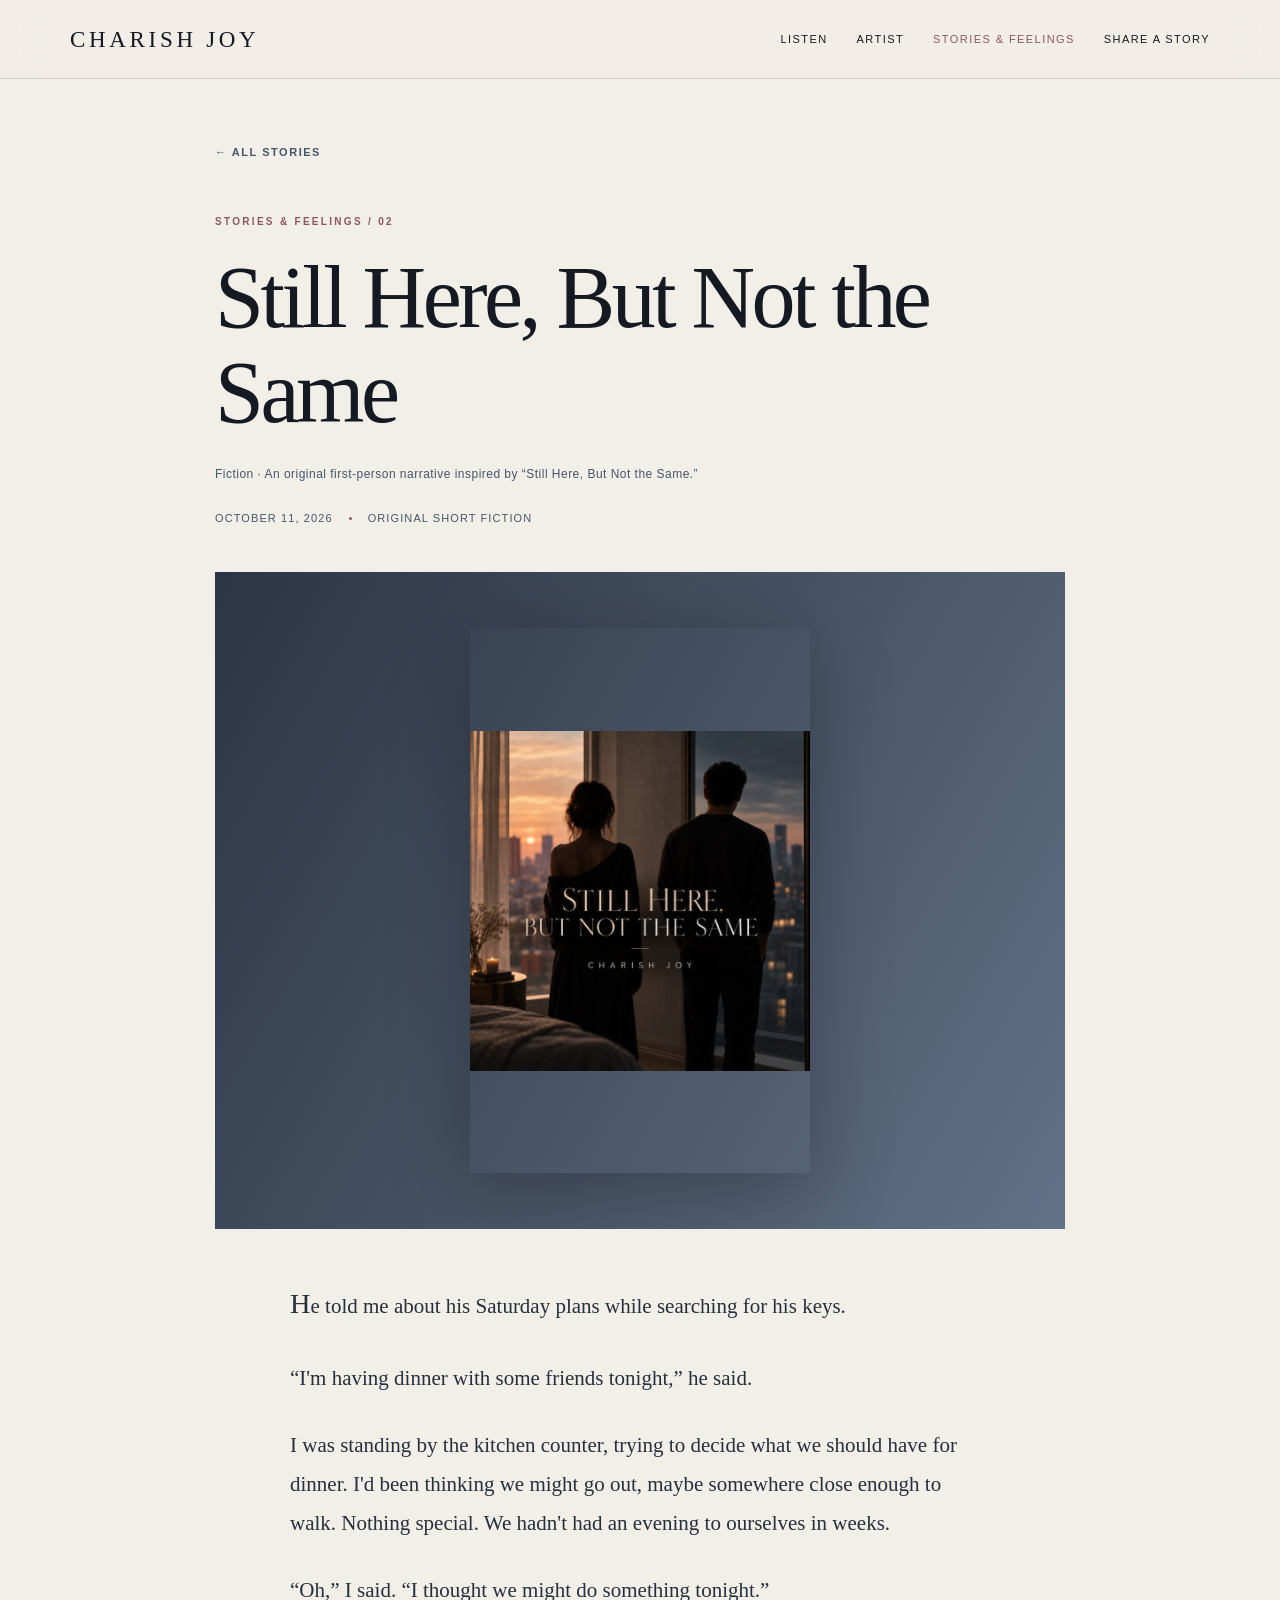
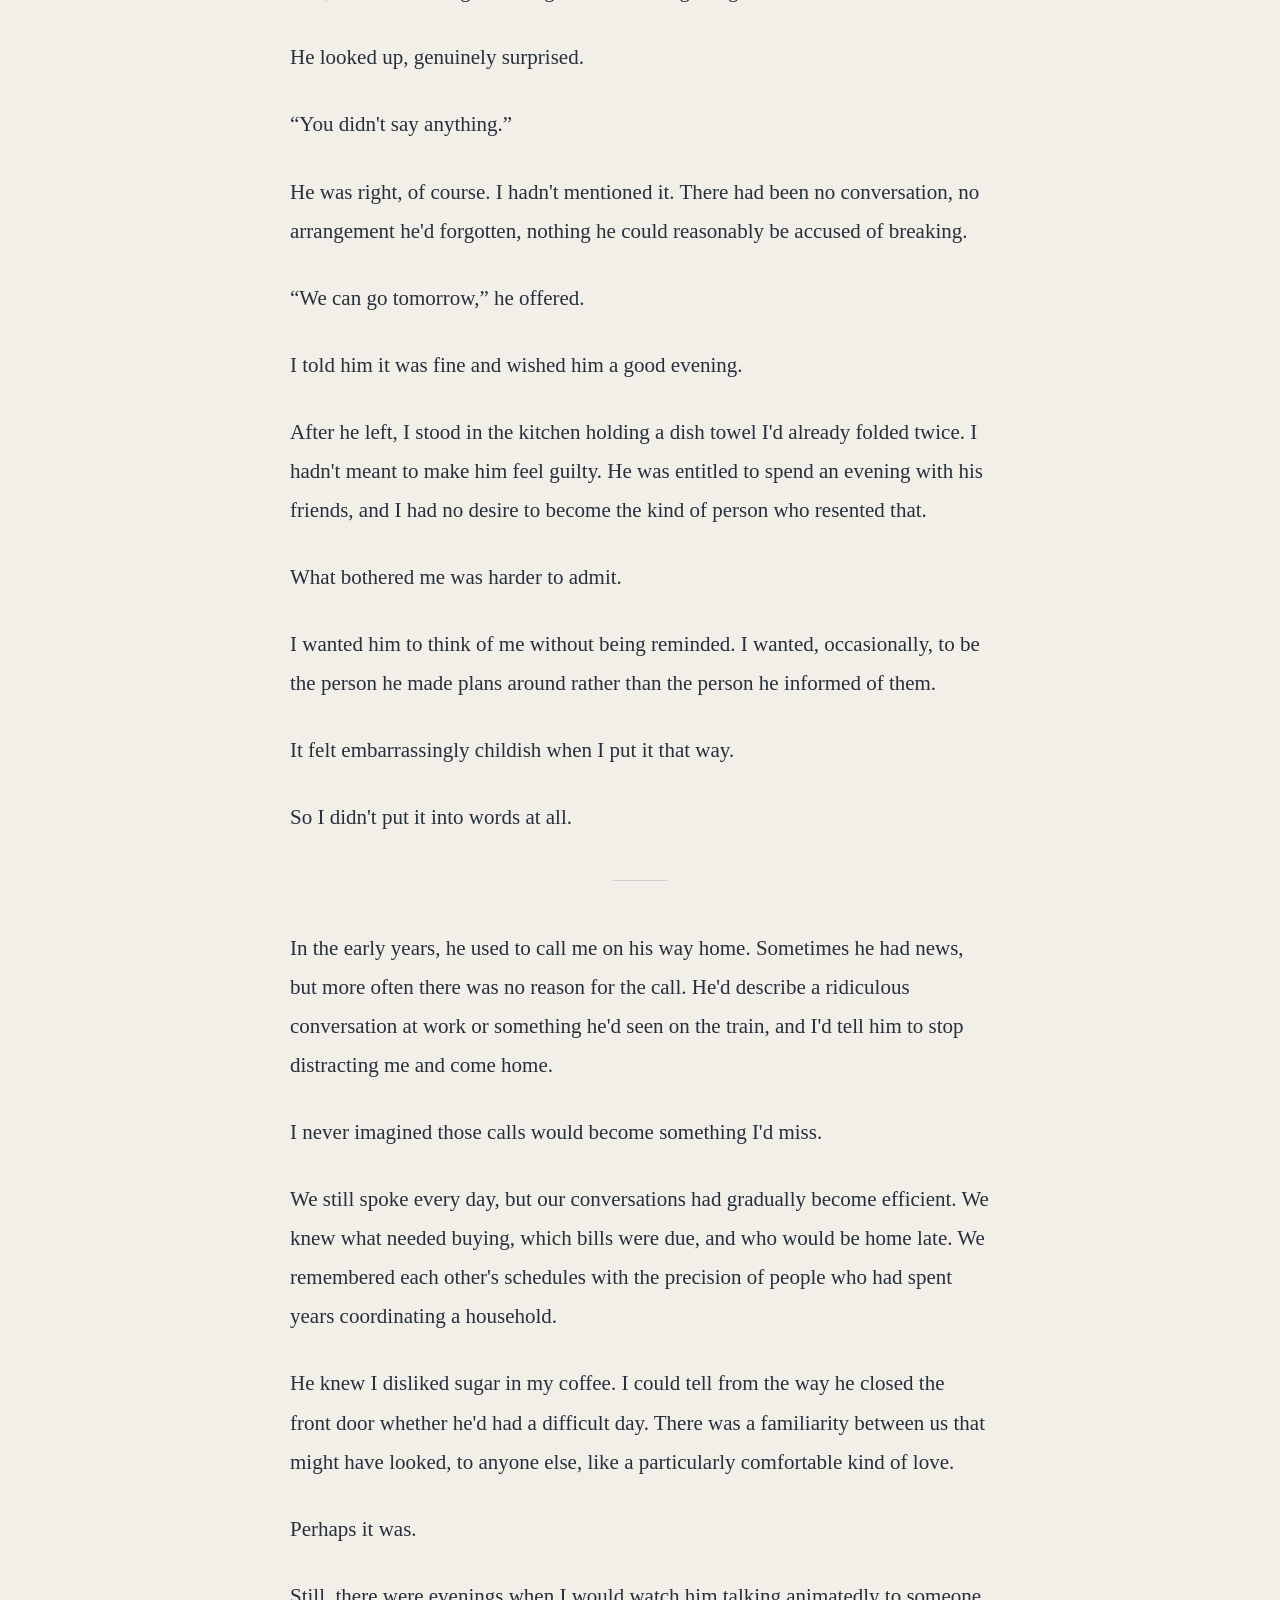
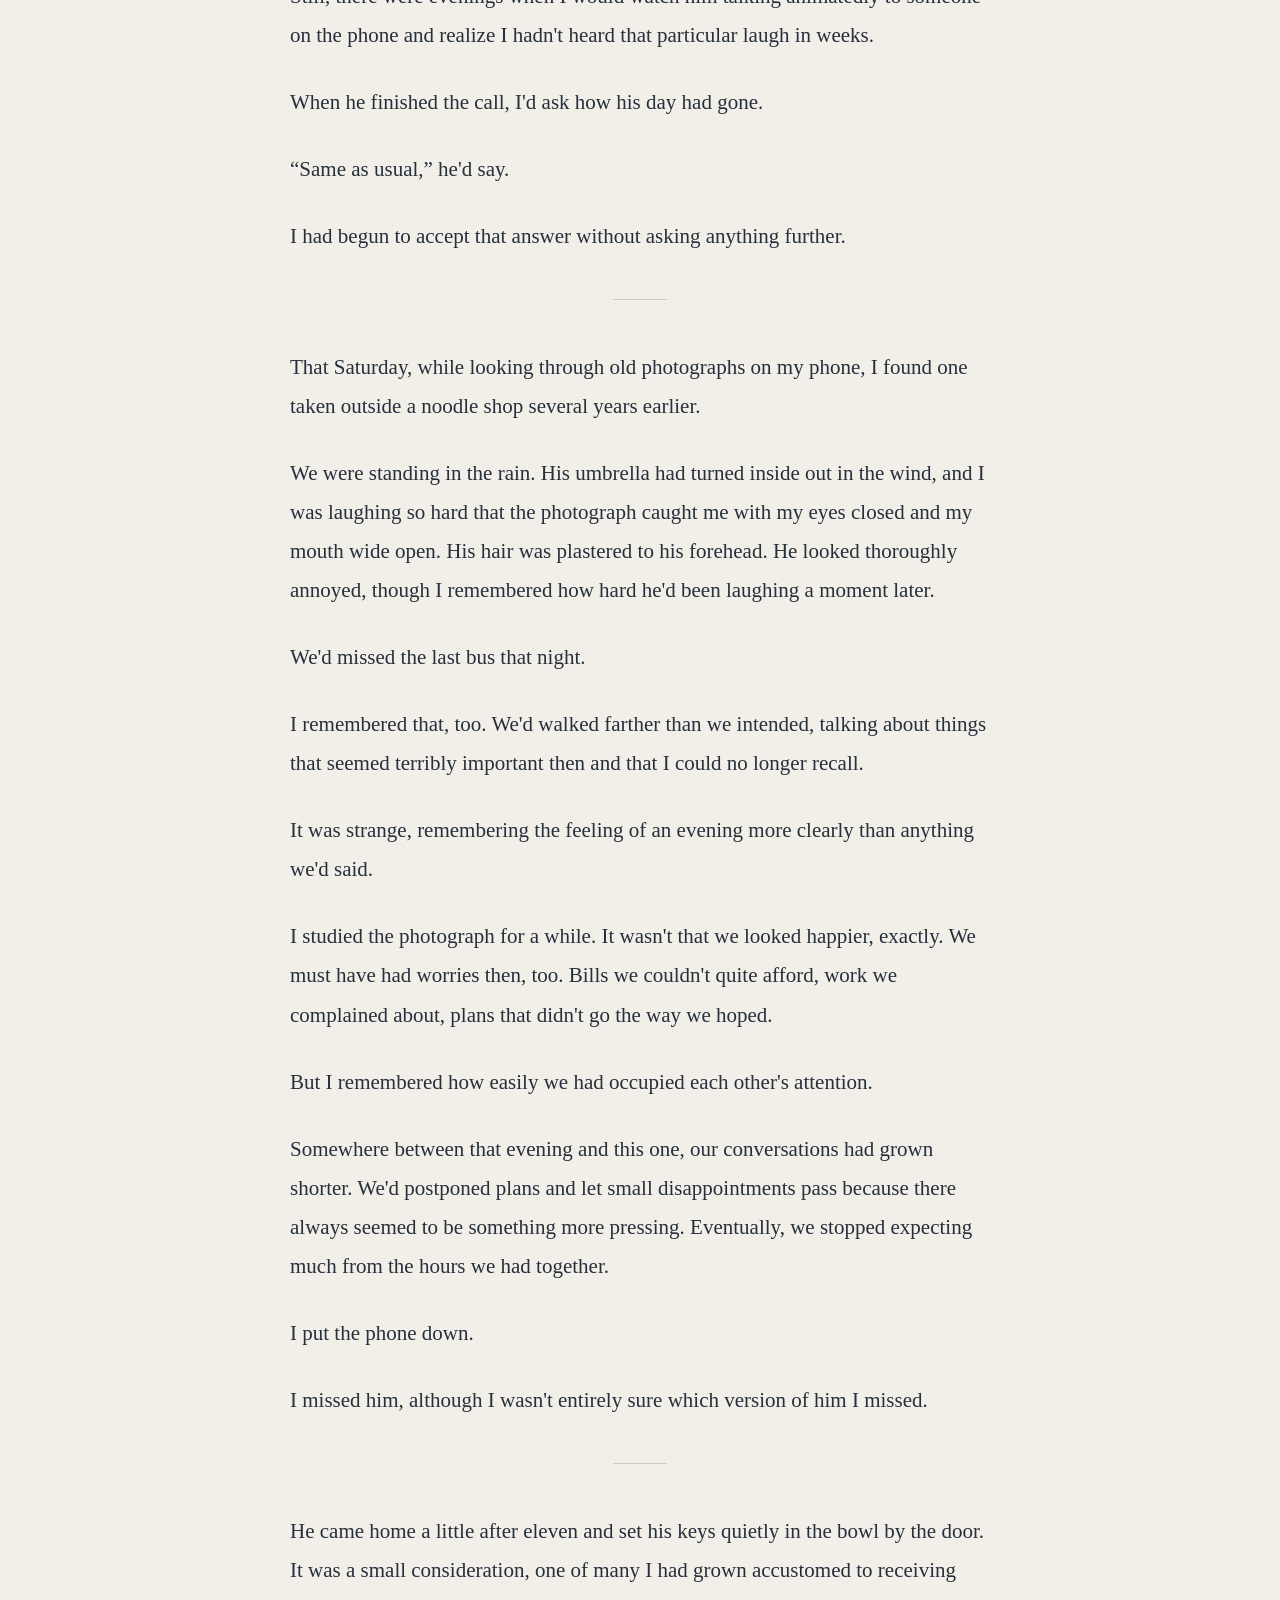
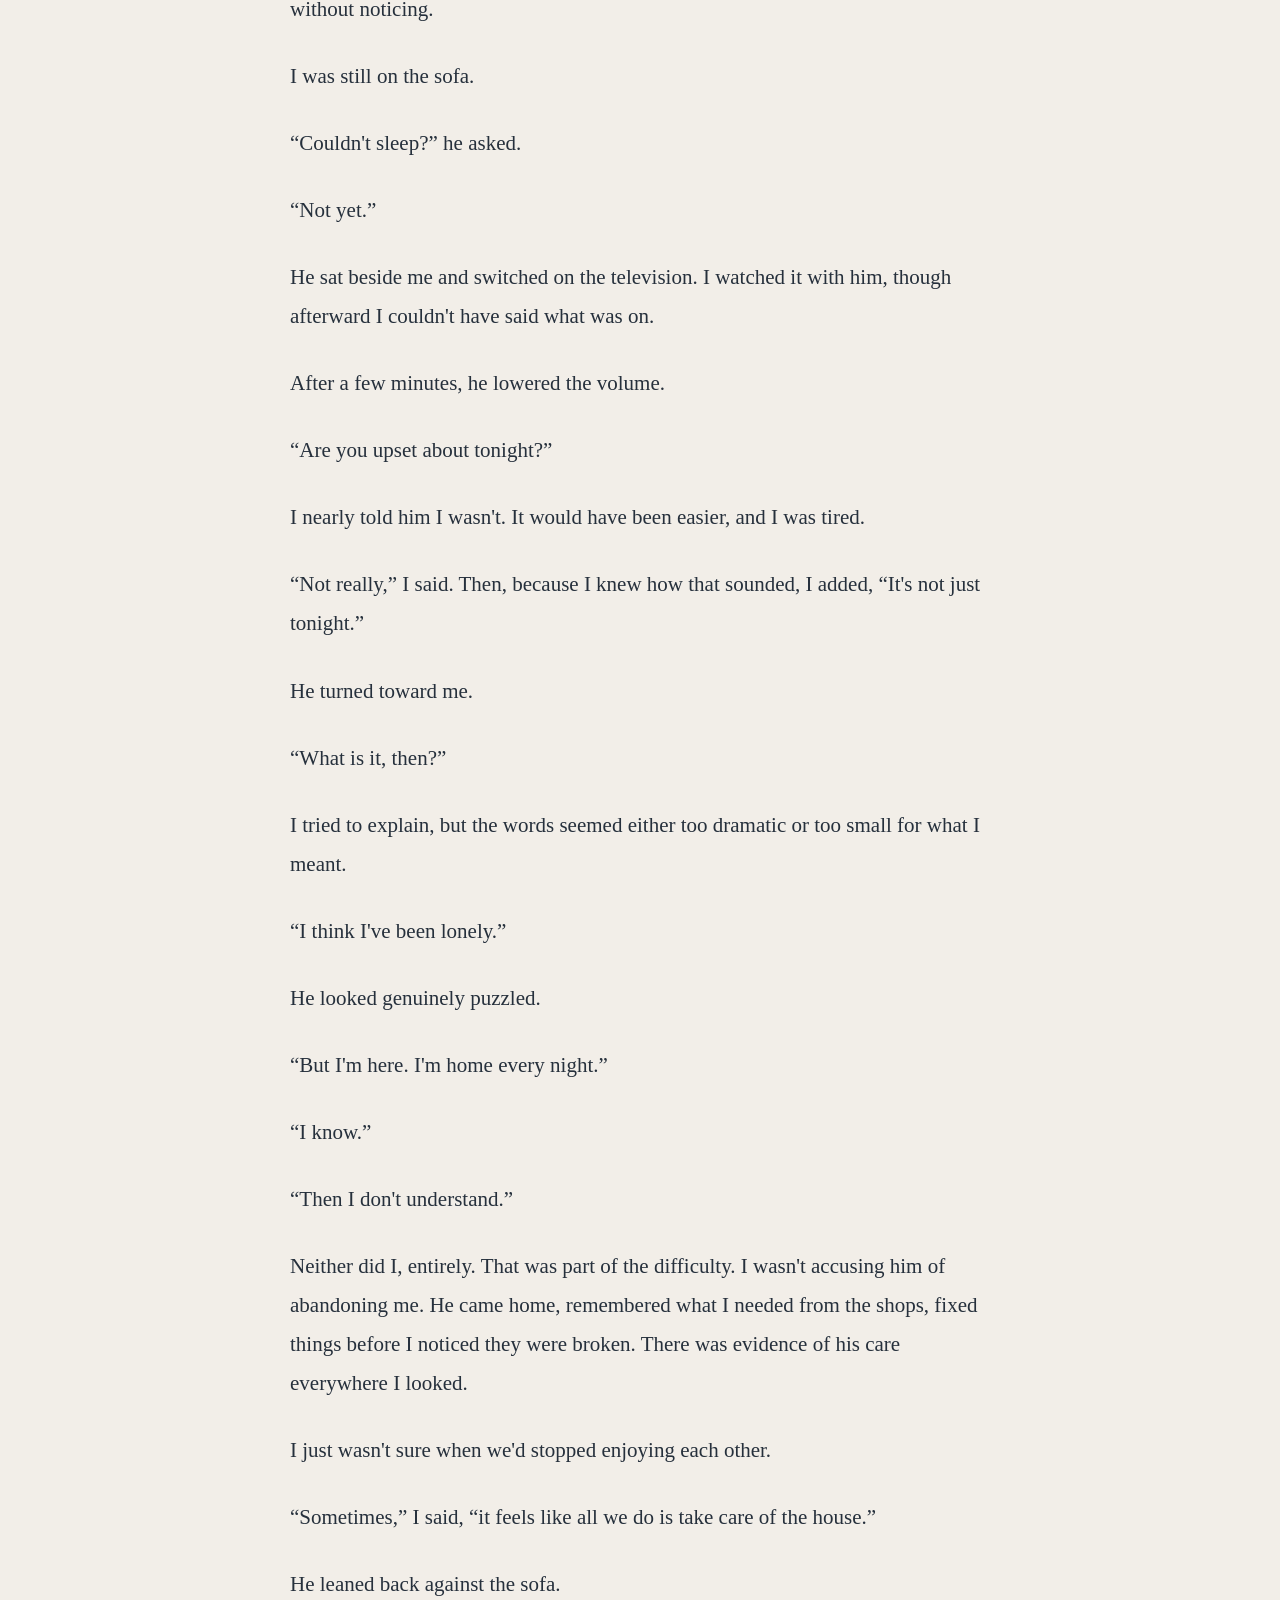
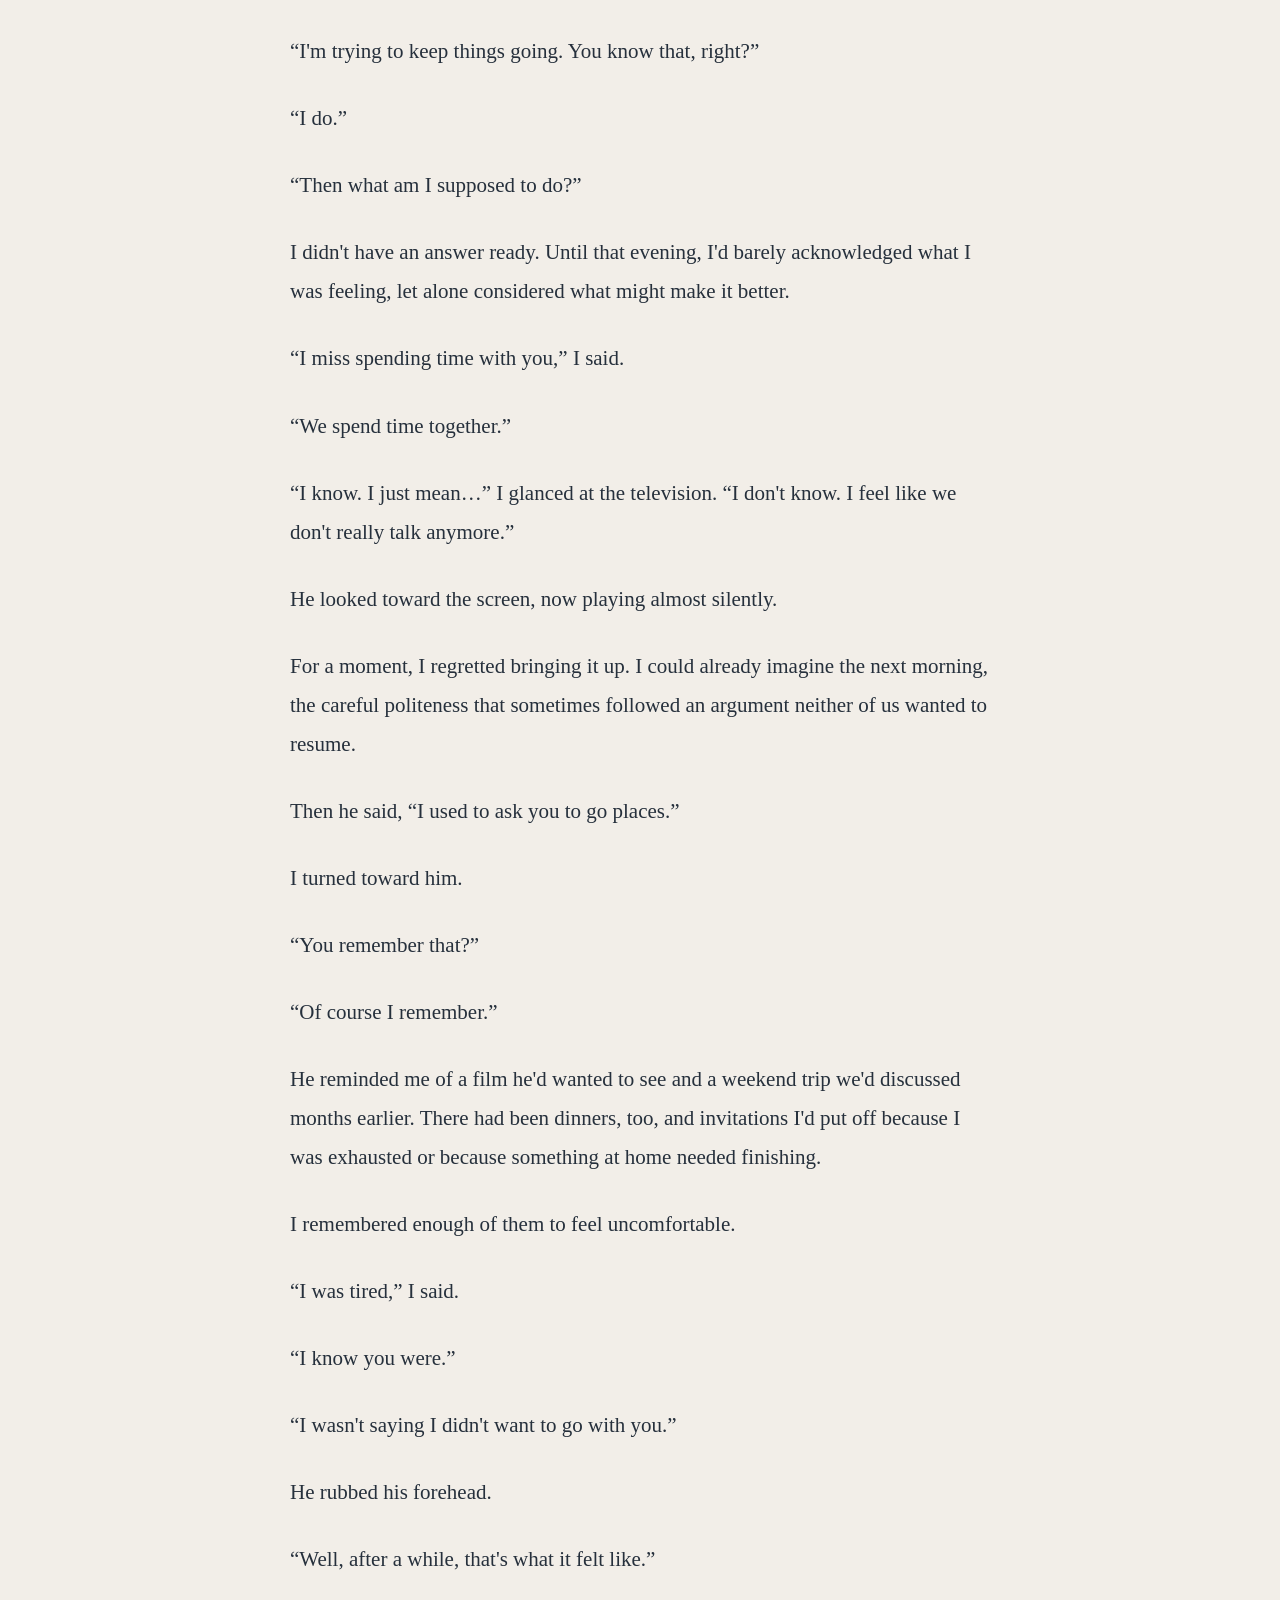
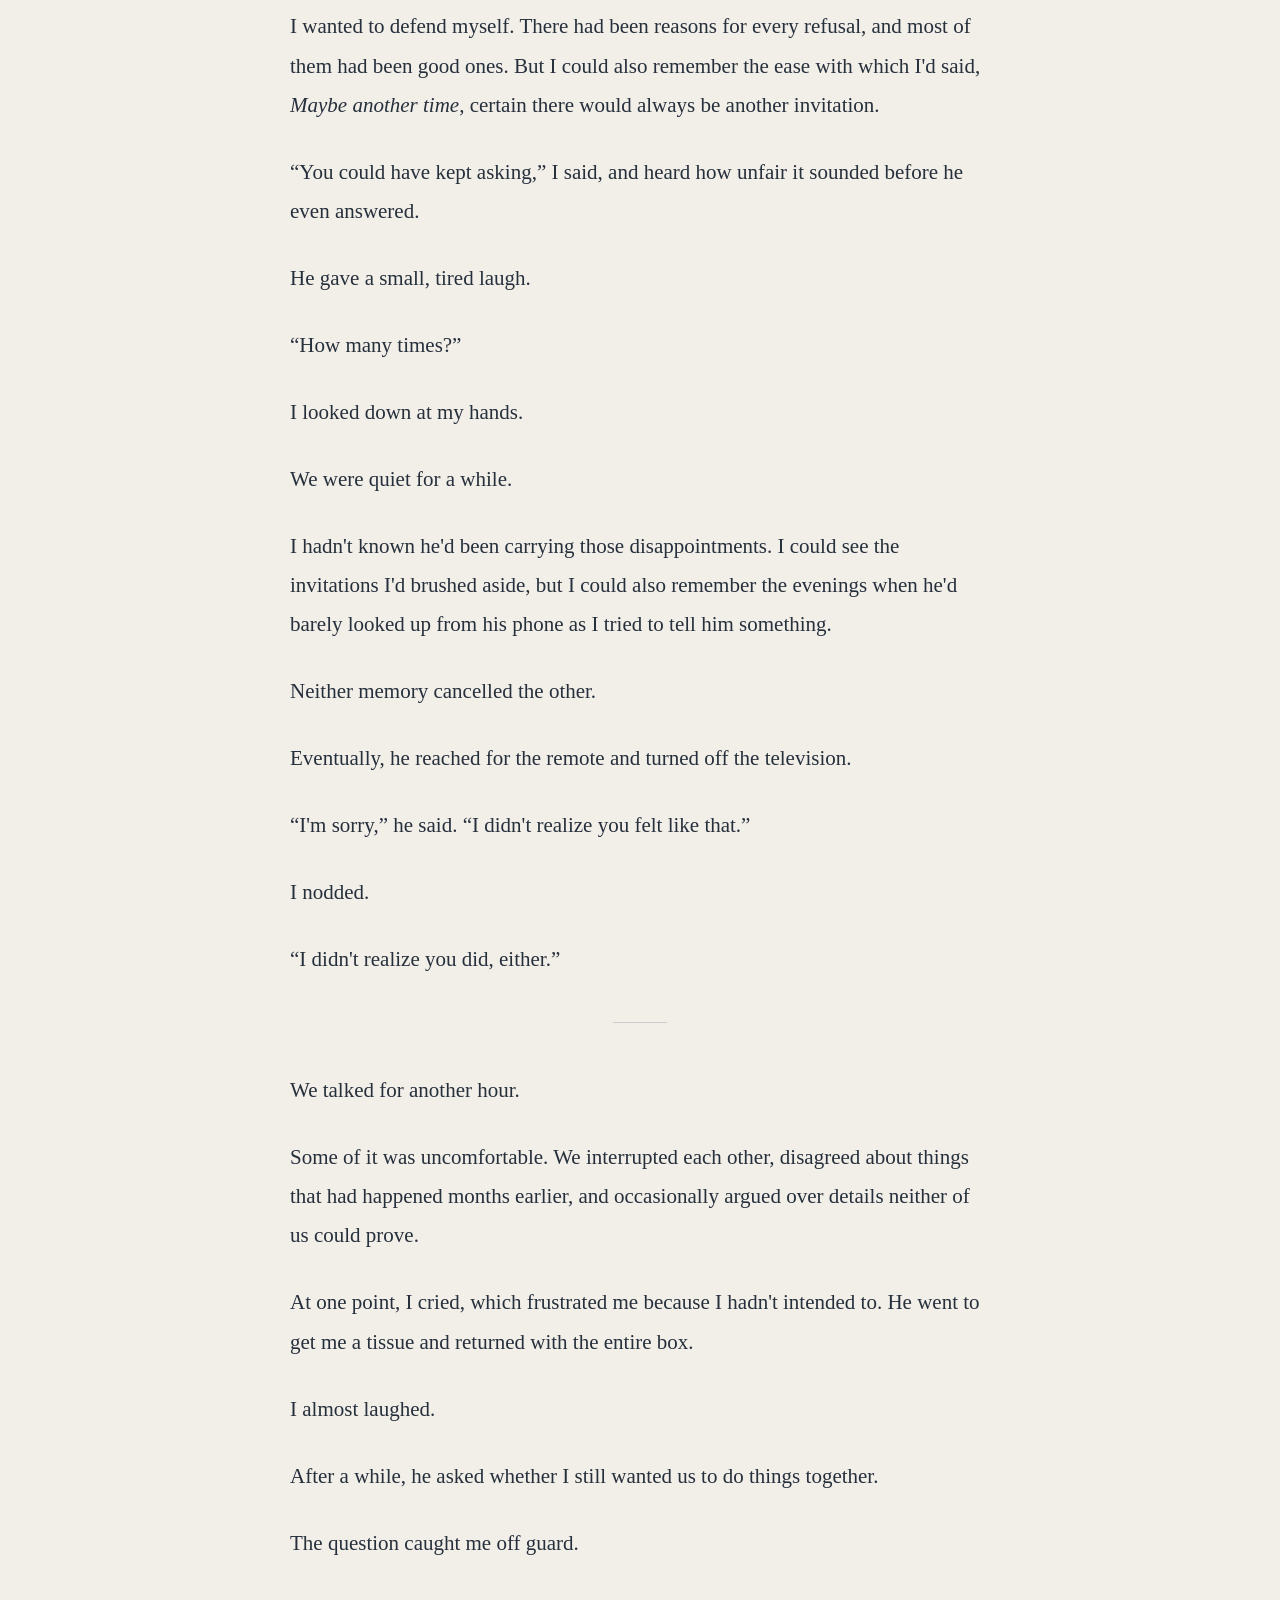
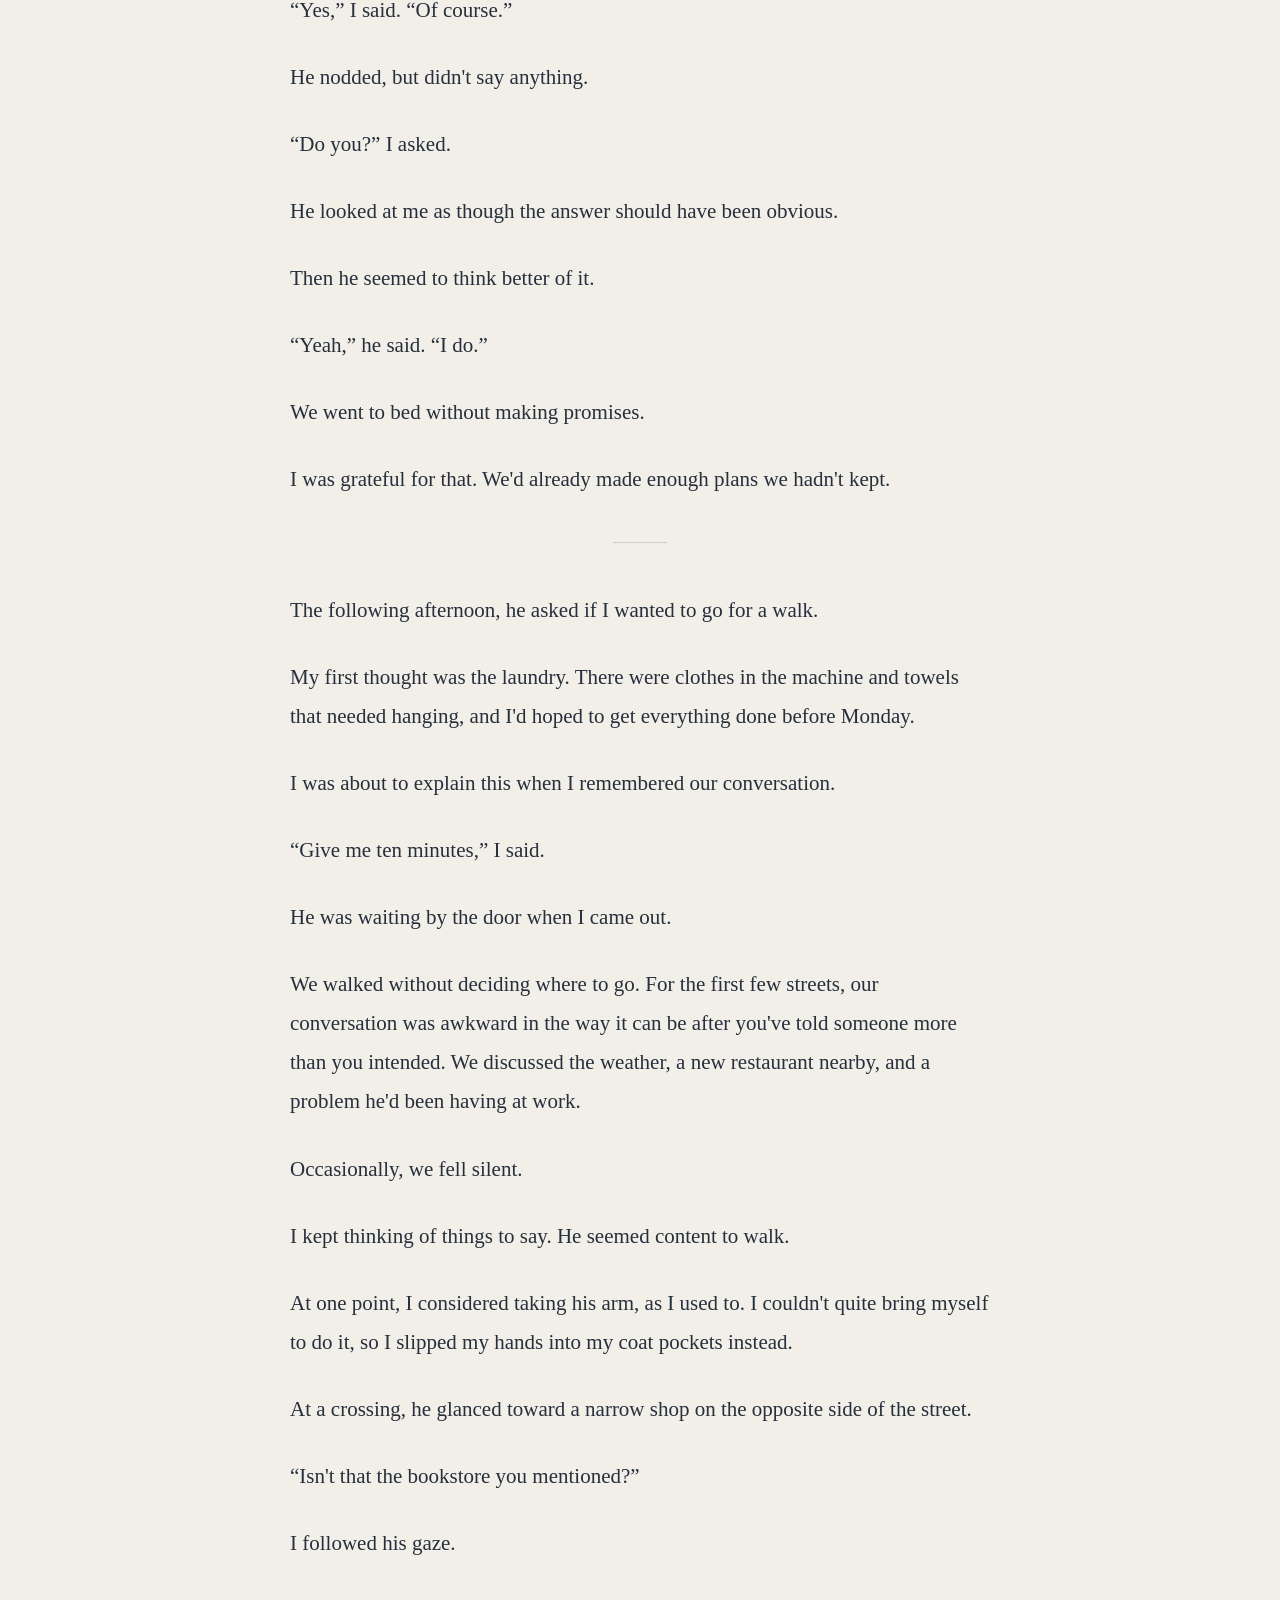
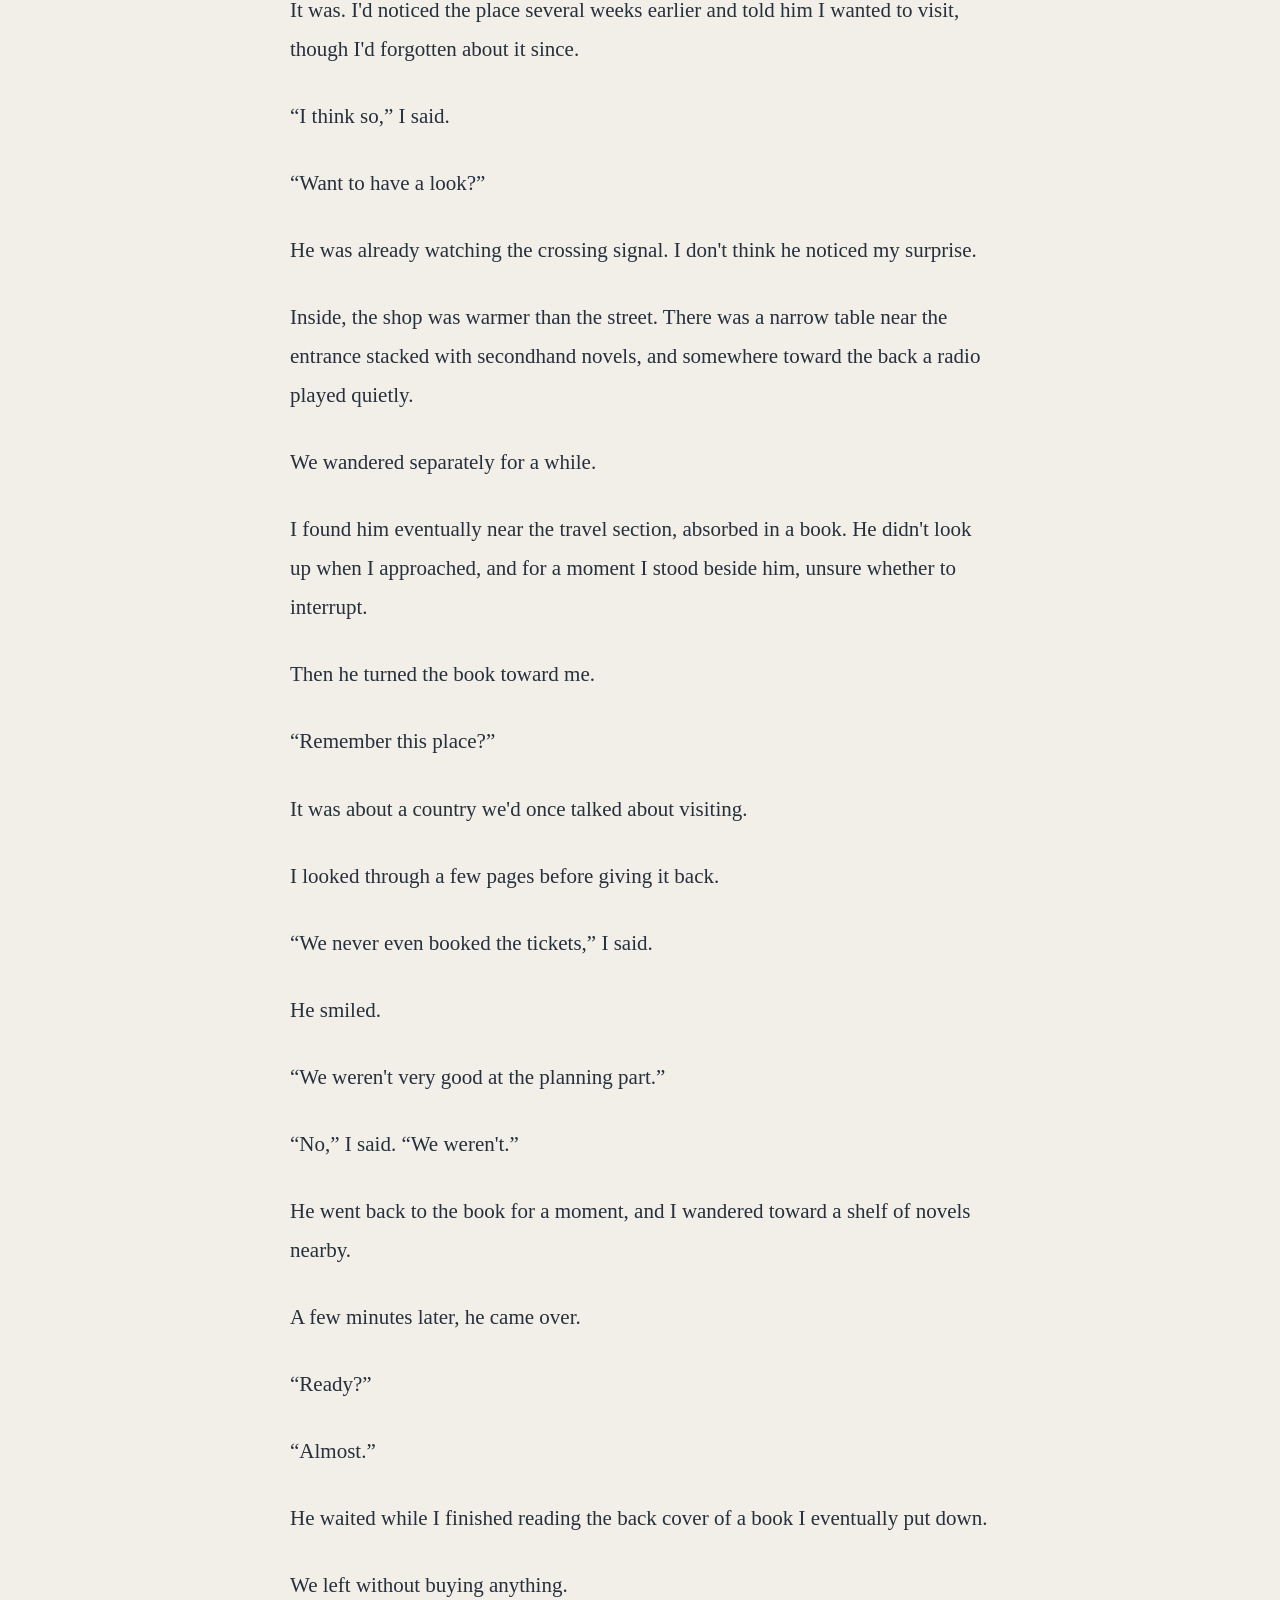
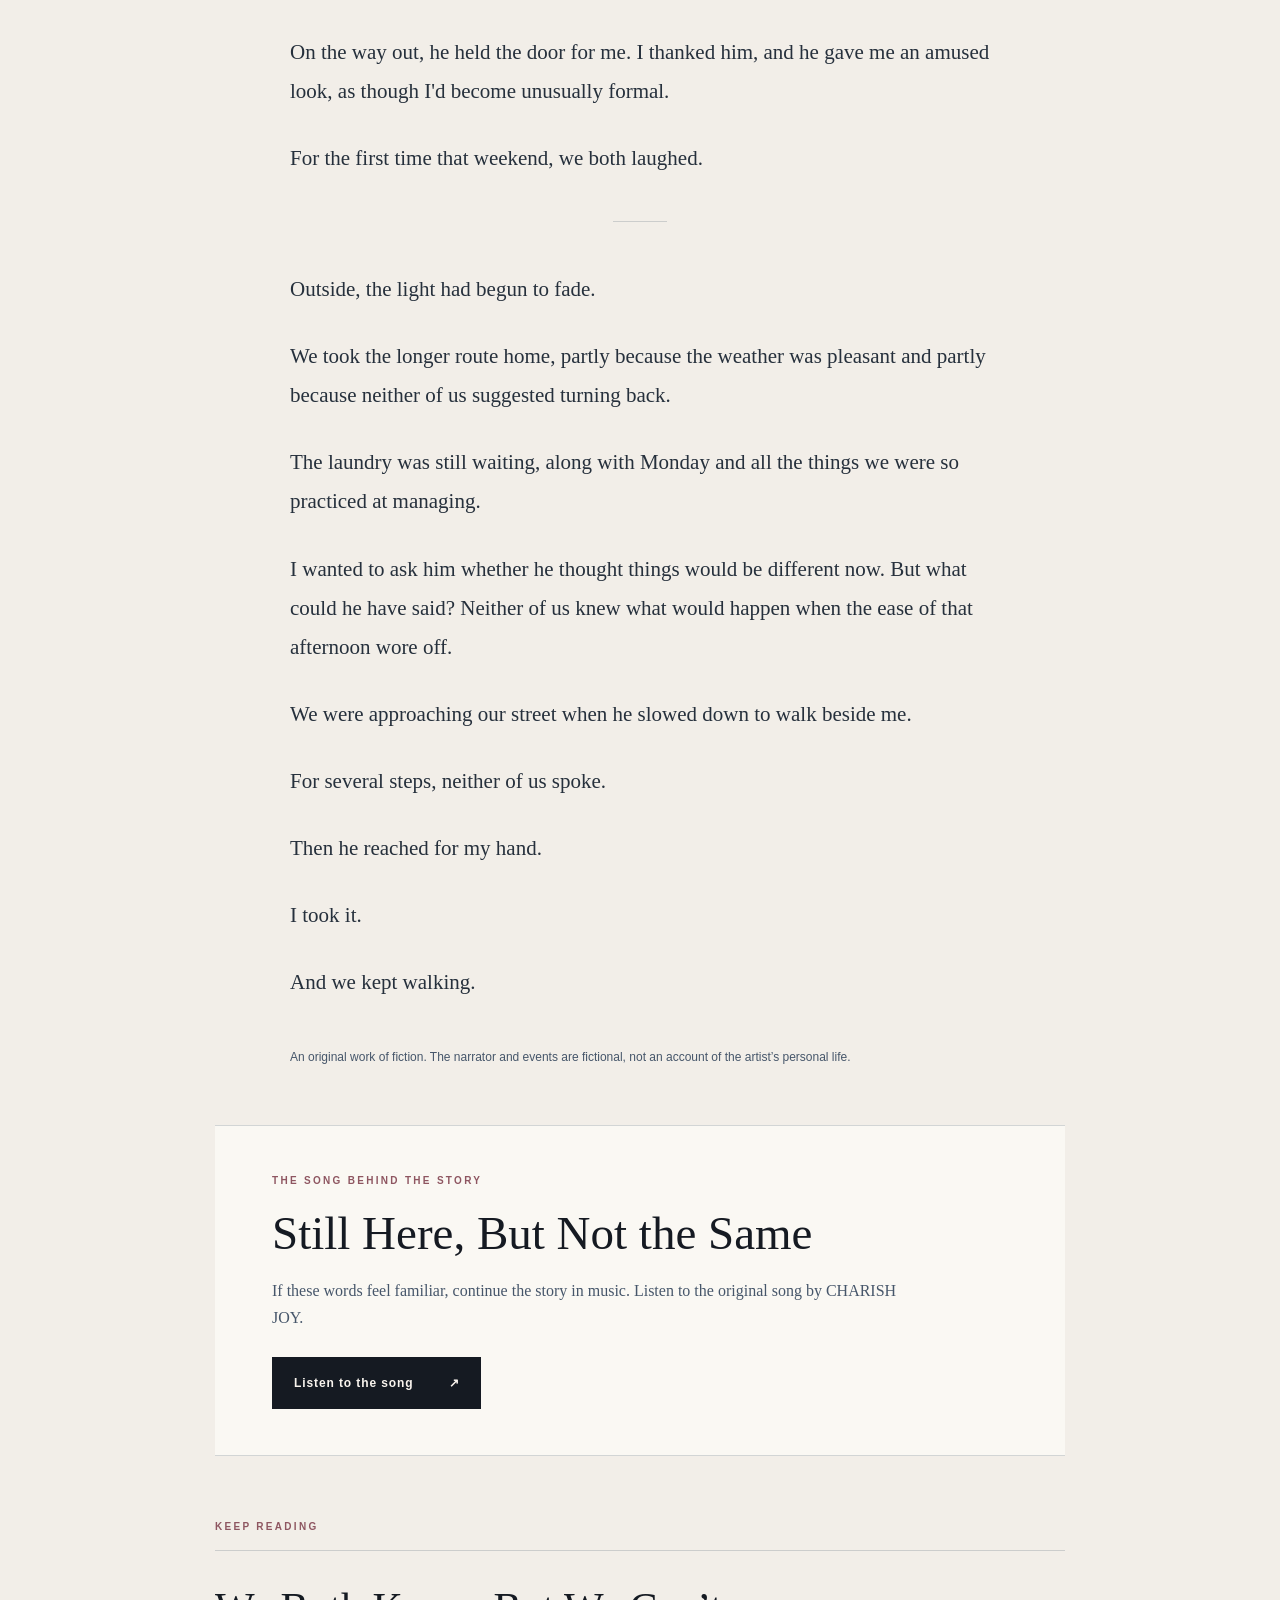
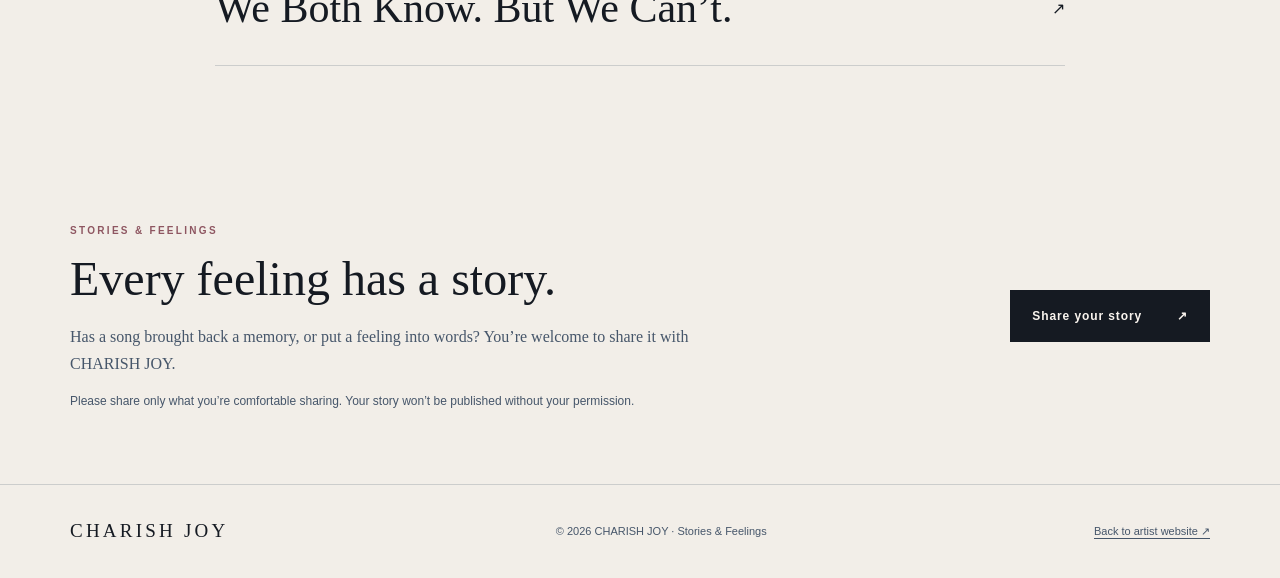
<file: story-still-here-but-not-the-same.html>
<!doctype html><html lang="en"><head><meta charset="utf-8"><meta name="viewport" content="width=device-width,initial-scale=1"><title>Still Here, But Not the Same | Stories & Feelings — CHARISH JOY</title><meta name="description" content="An original work of fiction inspired by CHARISH JOY’s song Still Here, But Not the Same. Two people confront the quiet distance in a relationship they still share."><link rel="canonical" href="https://charishjoy.com/story-still-here-but-not-the-same.html"><meta property="og:site_name" content="CHARISH JOY"><meta property="og:url" content="https://charishjoy.com/story-still-here-but-not-the-same.html"><script async src="https://www.googletagmanager.com/gtag/js?id=G-MBT4RNLGS8"></script><script>window.dataLayer=window.dataLayer||[];function gtag(){dataLayer.push(arguments)}gtag('js',new Date());gtag('config','G-MBT4RNLGS8');</script><link rel="stylesheet" href="assets/stories-journal.css"><meta property="og:title" content="Still Here, But Not the Same | Stories & Feelings — CHARISH JOY"><meta property="og:description" content="An original work of fiction inspired by CHARISH JOY’s song Still Here, But Not the Same. Two people confront the quiet distance in a relationship they still share."><meta property="og:image" content="https://charishjoy.com/assets/still-here-cover.svg"><meta property="og:image:alt" content="CHARISH JOY official artist artwork"><meta name="twitter:card" content="summary_large_image"><meta name="twitter:title" content="Still Here, But Not the Same | Stories & Feelings — CHARISH JOY"><meta name="twitter:description" content="An original work of fiction inspired by CHARISH JOY’s song Still Here, But Not the Same. Two people confront the quiet distance in a relationship they still share."><meta name="twitter:image" content="https://charishjoy.com/assets/still-here-cover.svg"><meta property="og:type" content="article" /></head><body><a class="skip" href="#main">Skip to content</a><header class="site-nav"><nav class="wrap nav-inner" aria-label="Main navigation"><a class="wordmark" href="/" aria-label="CHARISH JOY Home">CHARISH JOY</a><div class="nav-links"><a href="/#music">Listen</a><a href="/#about">Artist</a><a href="/stories.html" aria-current="page">Stories &amp; Feelings</a><a href="#share-your-story">Share a story</a></div></nav></header><main id="main"><article class="article-container"><header class="article-header"><a class="back" href="/stories.html">← All stories</a><span class="eyebrow">Stories &amp; Feelings / 02</span><h1>Still Here, But Not the Same</h1><p class="article-deck article-fiction">Fiction · An original first-person narrative inspired by “Still Here, But Not the Same.”</p><div class="article-info"><time datetime="2026-10-11">October 11, 2026</time><span class="dot" aria-hidden="true"></span><span>Original short fiction</span></div></header><figure class="article-image album-art"><img src="assets/still-here-cover.svg" alt="Cover artwork for Still Here, But Not the Same by CHARISH JOY" width="1536" height="1536"></figure><div class="article-body"><p>He told me about his Saturday plans while searching for his keys.</p>
<p>“I'm having dinner with some friends tonight,” he said.</p>
<p>I was standing by the kitchen counter, trying to decide what we should have for dinner. I'd been thinking we might go out, maybe somewhere close enough to walk. Nothing special. We hadn't had an evening to ourselves in weeks.</p>
<p>“Oh,” I said. “I thought we might do something tonight.”</p>
<p>He looked up, genuinely surprised.</p>
<p>“You didn't say anything.”</p>
<p>He was right, of course. I hadn't mentioned it. There had been no conversation, no arrangement he'd forgotten, nothing he could reasonably be accused of breaking.</p>
<p>“We can go tomorrow,” he offered.</p>
<p>I told him it was fine and wished him a good evening.</p>
<p>After he left, I stood in the kitchen holding a dish towel I'd already folded twice. I hadn't meant to make him feel guilty. He was entitled to spend an evening with his friends, and I had no desire to become the kind of person who resented that.</p>
<p>What bothered me was harder to admit.</p>
<p>I wanted him to think of me without being reminded. I wanted, occasionally, to be the person he made plans around rather than the person he informed of them.</p>
<p>It felt embarrassingly childish when I put it that way.</p>
<p>So I didn't put it into words at all.</p>
<hr class="story-break" aria-hidden="true">
<p>In the early years, he used to call me on his way home. Sometimes he had news, but more often there was no reason for the call. He'd describe a ridiculous conversation at work or something he'd seen on the train, and I'd tell him to stop distracting me and come home.</p>
<p>I never imagined those calls would become something I'd miss.</p>
<p>We still spoke every day, but our conversations had gradually become efficient. We knew what needed buying, which bills were due, and who would be home late. We remembered each other's schedules with the precision of people who had spent years coordinating a household.</p>
<p>He knew I disliked sugar in my coffee. I could tell from the way he closed the front door whether he'd had a difficult day. There was a familiarity between us that might have looked, to anyone else, like a particularly comfortable kind of love.</p>
<p>Perhaps it was.</p>
<p>Still, there were evenings when I would watch him talking animatedly to someone on the phone and realize I hadn't heard that particular laugh in weeks.</p>
<p>When he finished the call, I'd ask how his day had gone.</p>
<p>“Same as usual,” he'd say.</p>
<p>I had begun to accept that answer without asking anything further.</p>
<hr class="story-break" aria-hidden="true">
<p>That Saturday, while looking through old photographs on my phone, I found one taken outside a noodle shop several years earlier.</p>
<p>We were standing in the rain. His umbrella had turned inside out in the wind, and I was laughing so hard that the photograph caught me with my eyes closed and my mouth wide open. His hair was plastered to his forehead. He looked thoroughly annoyed, though I remembered how hard he'd been laughing a moment later.</p>
<p>We'd missed the last bus that night.</p>
<p>I remembered that, too. We'd walked farther than we intended, talking about things that seemed terribly important then and that I could no longer recall.</p>
<p>It was strange, remembering the feeling of an evening more clearly than anything we'd said.</p>
<p>I studied the photograph for a while. It wasn't that we looked happier, exactly. We must have had worries then, too. Bills we couldn't quite afford, work we complained about, plans that didn't go the way we hoped.</p>
<p>But I remembered how easily we had occupied each other's attention.</p>
<p>Somewhere between that evening and this one, our conversations had grown shorter. We'd postponed plans and let small disappointments pass because there always seemed to be something more pressing. Eventually, we stopped expecting much from the hours we had together.</p>
<p>I put the phone down.</p>
<p>I missed him, although I wasn't entirely sure which version of him I missed.</p>
<hr class="story-break" aria-hidden="true">
<p>He came home a little after eleven and set his keys quietly in the bowl by the door. It was a small consideration, one of many I had grown accustomed to receiving without noticing.</p>
<p>I was still on the sofa.</p>
<p>“Couldn't sleep?” he asked.</p>
<p>“Not yet.”</p>
<p>He sat beside me and switched on the television. I watched it with him, though afterward I couldn't have said what was on.</p>
<p>After a few minutes, he lowered the volume.</p>
<p>“Are you upset about tonight?”</p>
<p>I nearly told him I wasn't. It would have been easier, and I was tired.</p>
<p>“Not really,” I said. Then, because I knew how that sounded, I added, “It's not just tonight.”</p>
<p>He turned toward me.</p>
<p>“What is it, then?”</p>
<p>I tried to explain, but the words seemed either too dramatic or too small for what I meant.</p>
<p>“I think I've been lonely.”</p>
<p>He looked genuinely puzzled.</p>
<p>“But I'm here. I'm home every night.”</p>
<p>“I know.”</p>
<p>“Then I don't understand.”</p>
<p>Neither did I, entirely. That was part of the difficulty. I wasn't accusing him of abandoning me. He came home, remembered what I needed from the shops, fixed things before I noticed they were broken. There was evidence of his care everywhere I looked.</p>
<p>I just wasn't sure when we'd stopped enjoying each other.</p>
<p>“Sometimes,” I said, “it feels like all we do is take care of the house.”</p>
<p>He leaned back against the sofa.</p>
<p>“I'm trying to keep things going. You know that, right?”</p>
<p>“I do.”</p>
<p>“Then what am I supposed to do?”</p>
<p>I didn't have an answer ready. Until that evening, I'd barely acknowledged what I was feeling, let alone considered what might make it better.</p>
<p>“I miss spending time with you,” I said.</p>
<p>“We spend time together.”</p>
<p>“I know. I just mean…” I glanced at the television. “I don't know. I feel like we don't really talk anymore.”</p>
<p>He looked toward the screen, now playing almost silently.</p>
<p>For a moment, I regretted bringing it up. I could already imagine the next morning, the careful politeness that sometimes followed an argument neither of us wanted to resume.</p>
<p>Then he said, “I used to ask you to go places.”</p>
<p>I turned toward him.</p>
<p>“You remember that?”</p>
<p>“Of course I remember.”</p>
<p>He reminded me of a film he'd wanted to see and a weekend trip we'd discussed months earlier. There had been dinners, too, and invitations I'd put off because I was exhausted or because something at home needed finishing.</p>
<p>I remembered enough of them to feel uncomfortable.</p>
<p>“I was tired,” I said.</p>
<p>“I know you were.”</p>
<p>“I wasn't saying I didn't want to go with you.”</p>
<p>He rubbed his forehead.</p>
<p>“Well, after a while, that's what it felt like.”</p>
<p>I wanted to defend myself. There had been reasons for every refusal, and most of them had been good ones. But I could also remember the ease with which I'd said, <em>Maybe another time</em>, certain there would always be another invitation.</p>
<p>“You could have kept asking,” I said, and heard how unfair it sounded before he even answered.</p>
<p>He gave a small, tired laugh.</p>
<p>“How many times?”</p>
<p>I looked down at my hands.</p>
<p>We were quiet for a while.</p>
<p>I hadn't known he'd been carrying those disappointments. I could see the invitations I'd brushed aside, but I could also remember the evenings when he'd barely looked up from his phone as I tried to tell him something.</p>
<p>Neither memory cancelled the other.</p>
<p>Eventually, he reached for the remote and turned off the television.</p>
<p>“I'm sorry,” he said. “I didn't realize you felt like that.”</p>
<p>I nodded.</p>
<p>“I didn't realize you did, either.”</p>
<hr class="story-break" aria-hidden="true">
<p>We talked for another hour.</p>
<p>Some of it was uncomfortable. We interrupted each other, disagreed about things that had happened months earlier, and occasionally argued over details neither of us could prove.</p>
<p>At one point, I cried, which frustrated me because I hadn't intended to. He went to get me a tissue and returned with the entire box.</p>
<p>I almost laughed.</p>
<p>After a while, he asked whether I still wanted us to do things together.</p>
<p>The question caught me off guard.</p>
<p>“Yes,” I said. “Of course.”</p>
<p>He nodded, but didn't say anything.</p>
<p>“Do you?” I asked.</p>
<p>He looked at me as though the answer should have been obvious.</p>
<p>Then he seemed to think better of it.</p>
<p>“Yeah,” he said. “I do.”</p>
<p>We went to bed without making promises.</p>
<p>I was grateful for that. We'd already made enough plans we hadn't kept.</p>
<hr class="story-break" aria-hidden="true">
<p>The following afternoon, he asked if I wanted to go for a walk.</p>
<p>My first thought was the laundry. There were clothes in the machine and towels that needed hanging, and I'd hoped to get everything done before Monday.</p>
<p>I was about to explain this when I remembered our conversation.</p>
<p>“Give me ten minutes,” I said.</p>
<p>He was waiting by the door when I came out.</p>
<p>We walked without deciding where to go. For the first few streets, our conversation was awkward in the way it can be after you've told someone more than you intended. We discussed the weather, a new restaurant nearby, and a problem he'd been having at work.</p>
<p>Occasionally, we fell silent.</p>
<p>I kept thinking of things to say. He seemed content to walk.</p>
<p>At one point, I considered taking his arm, as I used to. I couldn't quite bring myself to do it, so I slipped my hands into my coat pockets instead.</p>
<p>At a crossing, he glanced toward a narrow shop on the opposite side of the street.</p>
<p>“Isn't that the bookstore you mentioned?”</p>
<p>I followed his gaze.</p>
<p>It was. I'd noticed the place several weeks earlier and told him I wanted to visit, though I'd forgotten about it since.</p>
<p>“I think so,” I said.</p>
<p>“Want to have a look?”</p>
<p>He was already watching the crossing signal. I don't think he noticed my surprise.</p>
<p>Inside, the shop was warmer than the street. There was a narrow table near the entrance stacked with secondhand novels, and somewhere toward the back a radio played quietly.</p>
<p>We wandered separately for a while.</p>
<p>I found him eventually near the travel section, absorbed in a book. He didn't look up when I approached, and for a moment I stood beside him, unsure whether to interrupt.</p>
<p>Then he turned the book toward me.</p>
<p>“Remember this place?”</p>
<p>It was about a country we'd once talked about visiting.</p>
<p>I looked through a few pages before giving it back.</p>
<p>“We never even booked the tickets,” I said.</p>
<p>He smiled.</p>
<p>“We weren't very good at the planning part.”</p>
<p>“No,” I said. “We weren't.”</p>
<p>He went back to the book for a moment, and I wandered toward a shelf of novels nearby.</p>
<p>A few minutes later, he came over.</p>
<p>“Ready?”</p>
<p>“Almost.”</p>
<p>He waited while I finished reading the back cover of a book I eventually put down.</p>
<p>We left without buying anything.</p>
<p>On the way out, he held the door for me. I thanked him, and he gave me an amused look, as though I'd become unusually formal.</p>
<p>For the first time that weekend, we both laughed.</p>
<hr class="story-break" aria-hidden="true">
<p>Outside, the light had begun to fade.</p>
<p>We took the longer route home, partly because the weather was pleasant and partly because neither of us suggested turning back.</p>
<p>The laundry was still waiting, along with Monday and all the things we were so practiced at managing.</p>
<p>I wanted to ask him whether he thought things would be different now. But what could he have said? Neither of us knew what would happen when the ease of that afternoon wore off.</p>
<p>We were approaching our street when he slowed down to walk beside me.</p>
<p>For several steps, neither of us spoke.</p>
<p>Then he reached for my hand.</p>
<p>I took it.</p>
<p>And we kept walking.</p></div><p class="article-disclaimer">An original work of fiction. The narrator and events are fictional, not an account of the artist’s personal life.</p><aside class="music-panel"><span class="eyebrow">The song behind the story</span><h2>Still Here, But Not the Same</h2><p>If these words feel familiar, continue the story in music. Listen to the original song by CHARISH JOY.</p><a class="btn" href="https://distrokid.com/hyperfollow/charishjoy/still-here-but-not-the-same/" target="_blank" rel="noopener noreferrer">Listen to the song <span aria-hidden="true">↗</span></a></aside><section class="next-section" aria-label="More stories"><span class="eyebrow">Keep reading</span><a class="next-link" href="/story-we-both-know.html"><h2>We Both Know. But We Can’t.</h2><span aria-hidden="true">↗</span></a></section></article></main><section class="invite" id="share-your-story"><div class="wrap invite-inner"><div><span class="eyebrow wine">Stories &amp; Feelings</span><h2>Every feeling has a story.</h2><p>Has a song brought back a memory, or put a feeling into words? You’re welcome to share it with CHARISH JOY.</p><p class="note">Please share only what you’re comfortable sharing. Your story won’t be published without your permission.</p></div><a class="btn" href="mailto:charishjoy.official@gmail.com?subject=Share%20my%20story">Share your story <span aria-hidden="true">↗</span></a></div></section><footer><div class="wrap footer"><strong>CHARISH JOY</strong><span>© 2026 CHARISH JOY · Stories &amp; Feelings</span><a href="/">Back to artist website ↗</a></div></footer></body></html>
</file>
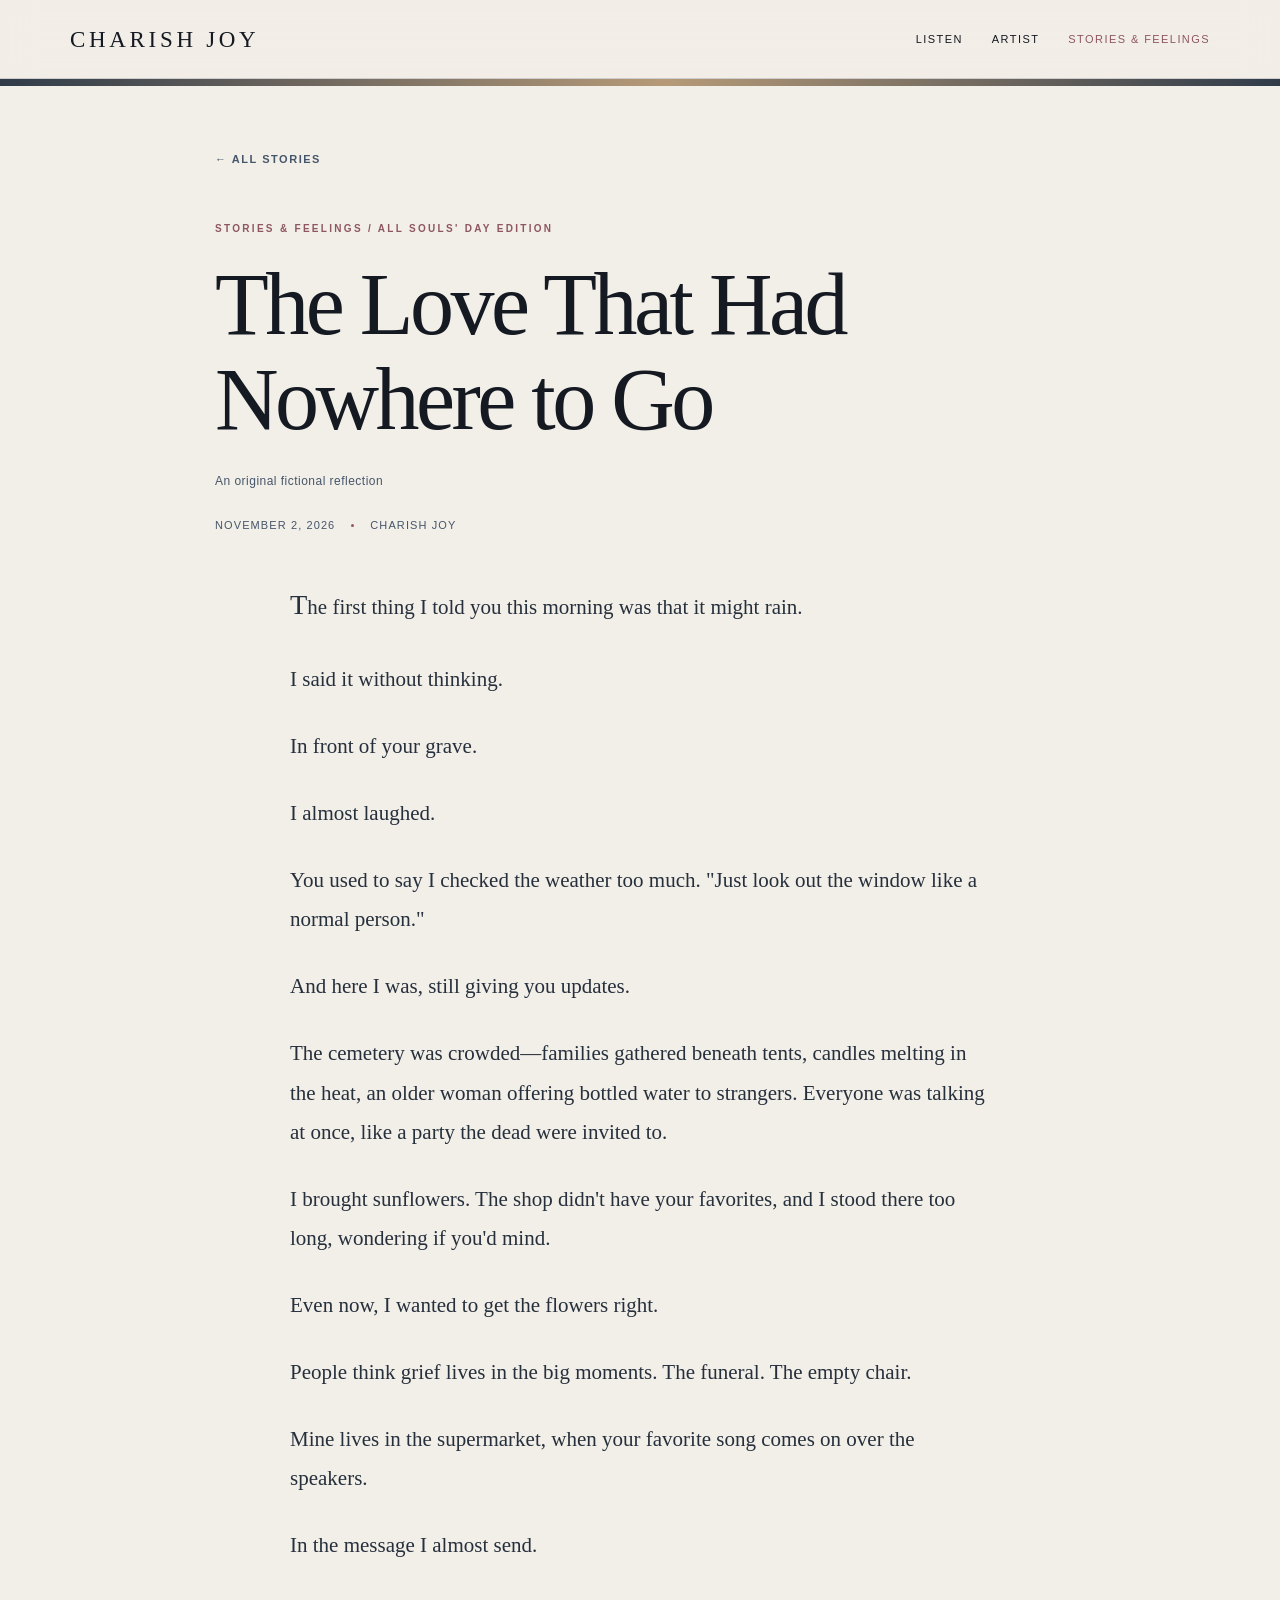
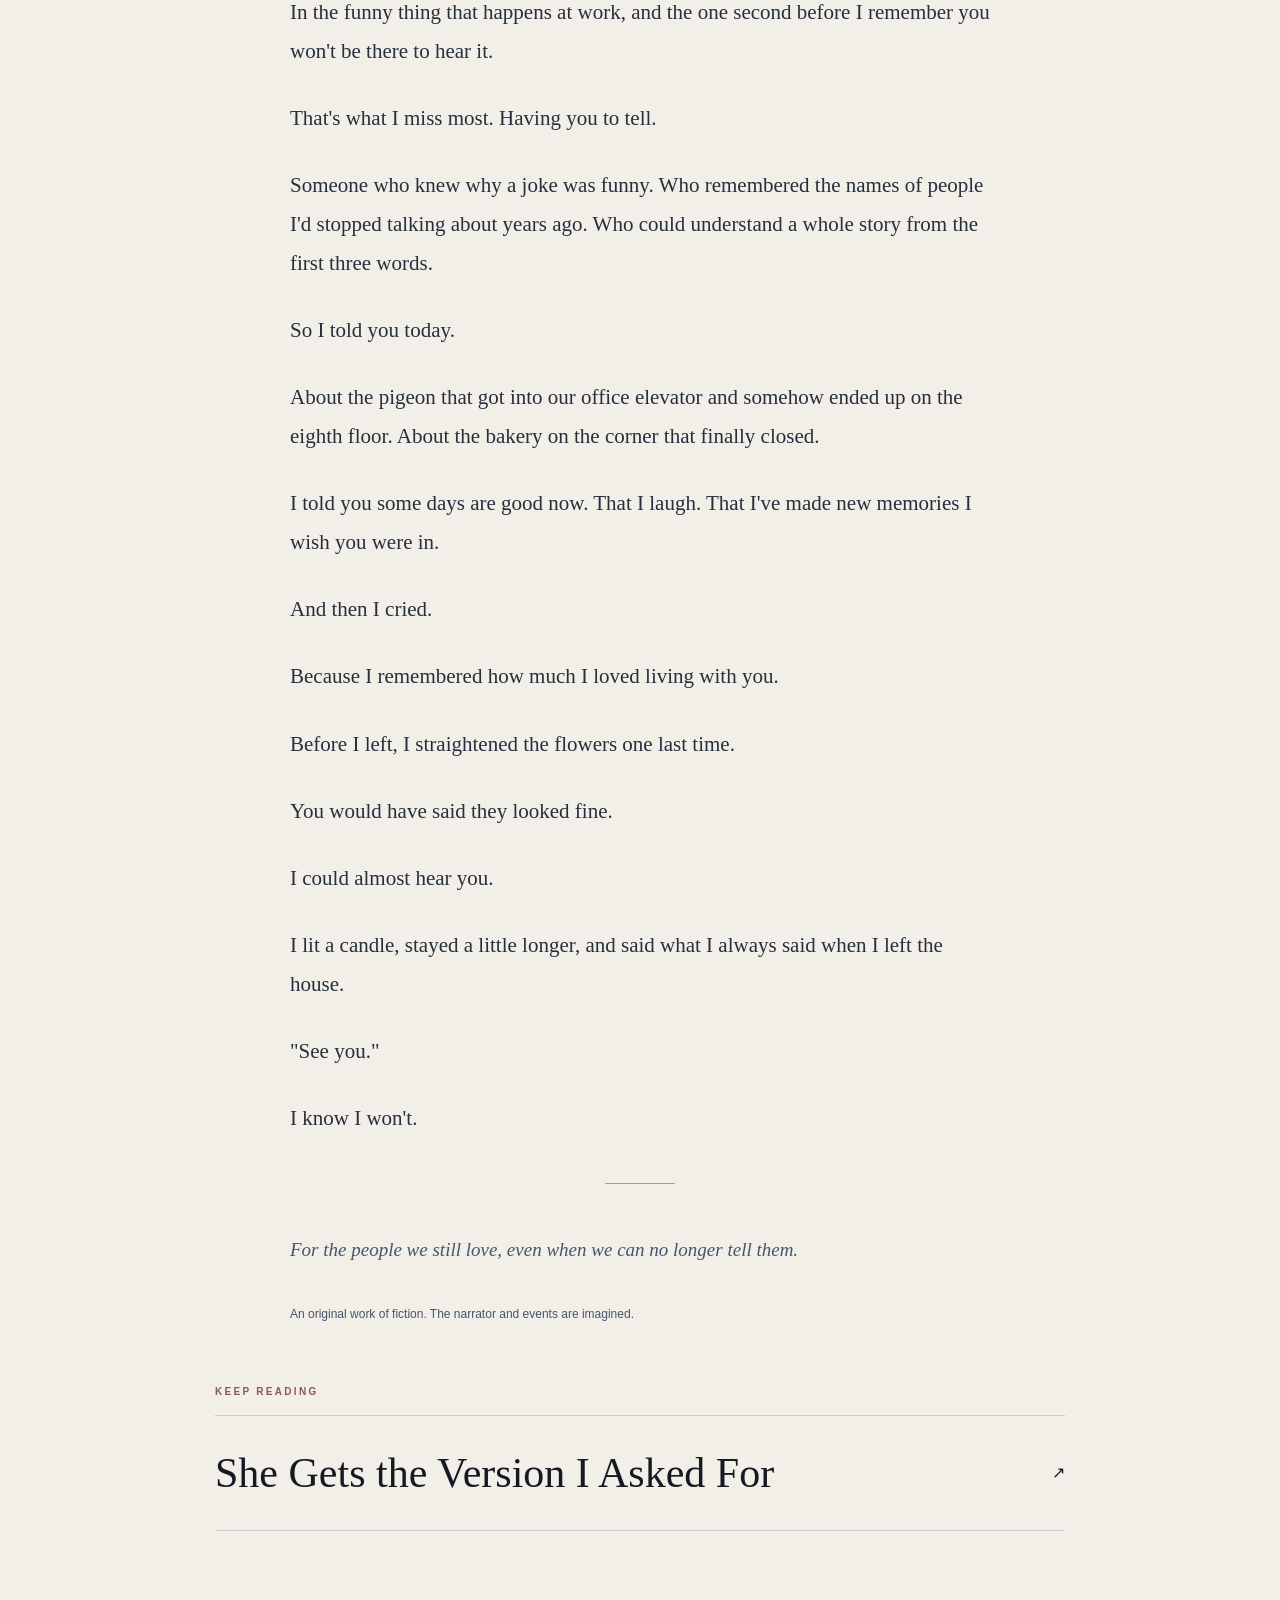
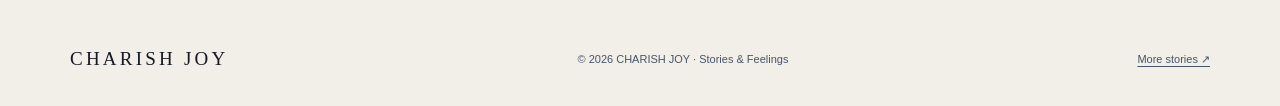
<file: story-the-love-that-had-nowhere-to-go.html>
<!doctype html>
<html lang="en">
<head>
<meta charset="utf-8"><meta name="viewport" content="width=device-width,initial-scale=1">
<title>The Love That Had Nowhere to Go | CHARISH JOY · Stories &amp; Feelings</title>
<meta name="description" content="An original fictional reflection for All Souls’ Day about the ordinary things we still wish we could tell someone we have lost.">
<link rel="canonical" href="https://charishjoy.com/story-the-love-that-had-nowhere-to-go.html">
<meta property="og:type" content="article"><meta property="og:site_name" content="CHARISH JOY">
<meta property="og:title" content="The Love That Had Nowhere to Go | CHARISH JOY">
<meta property="og:description" content="An original fictional reflection for All Souls’ Day about the ordinary things we still wish we could tell someone we have lost.">
<meta property="og:url" content="https://charishjoy.com/story-the-love-that-had-nowhere-to-go.html">
<meta name="twitter:card" content="summary"><meta name="twitter:title" content="The Love That Had Nowhere to Go | CHARISH JOY">
<meta name="twitter:description" content="An original fictional reflection for All Souls’ Day about the ordinary things we still wish we could tell someone we have lost.">
<script async src="https://www.googletagmanager.com/gtag/js?id=G-MBT4RNLGS8"></script>
<script>window.dataLayer=window.dataLayer||[];function gtag(){dataLayer.push(arguments)}gtag('js',new Date());gtag('config','G-MBT4RNLGS8');</script>
<link rel="stylesheet" href="assets/stories-journal.css">
<style>
.memorial-band{height:7px;background:linear-gradient(90deg,#303b49,#b69a78 52%,#303b49)}
.article-header .special-edition{color:#8e5661}
.article-body p{max-width:700px}
.article-body .last-words{margin-top:20px}
.article-body .closing-line{font-style:italic;color:#46566a}
.memorial-finish{width:70px;height:1px;background:#b69a78;margin:0 auto 50px}
.dedication{width:min(700px,100%);margin:0 auto 38px;font:italic 19px/1.7 Georgia,serif;color:#46566a}
@media(max-width:600px){.dedication{font-size:17px}}
</style>
<script type="application/ld+json">{"@context":"https://schema.org","@type":"BlogPosting","headline":"The Love That Had Nowhere to Go","datePublished":"2026-11-02","author":{"@type":"Person","name":"CHARISH JOY"},"inLanguage":"en","url":"https://charishjoy.com/story-the-love-that-had-nowhere-to-go.html","description":"An original fictional reflection for All Souls’ Day about the ordinary things we still wish we could tell someone we have lost.","isAccessibleForFree":true}</script>
</head>
<body>
<a class="skip" href="#main">Skip to content</a>
<header class="site-nav"><nav class="wrap nav-inner" aria-label="Main navigation">
<a class="wordmark" href="/" aria-label="CHARISH JOY Home">CHARISH JOY</a>
<div class="nav-links"><a href="/#music">Listen</a><a href="/#about">Artist</a><a href="/stories.html" aria-current="page">Stories &amp; Feelings</a></div>
</nav></header><div class="memorial-band" aria-hidden="true"></div>
<main id="main"><article class="article-container">
<header class="article-header">
<a class="back" href="/stories.html">← All stories</a>
<span class="eyebrow special-edition">Stories &amp; Feelings / All Souls' Day Edition</span>
<h1>The Love That Had Nowhere to Go</h1>
<p class="article-deck article-fiction">An original fictional reflection</p>
<div class="article-info"><time datetime="2026-11-02">November 2, 2026</time><span class="dot" aria-hidden="true"></span><span>CHARISH JOY</span></div>
</header>
<div class="article-body">
<p>The first thing I told you this morning was that it might rain.</p>
<p>I said it without thinking.</p>
<p>In front of your grave.</p>
<p>I almost laughed.</p>
<p>You used to say I checked the weather too much. &quot;Just look out the window like a normal person.&quot;</p>
<p>And here I was, still giving you updates.</p>
<p>The cemetery was crowded—families gathered beneath tents, candles melting in the heat, an older woman offering bottled water to strangers. Everyone was talking at once, like a party the dead were invited to.</p>
<p>I brought sunflowers. The shop didn't have your favorites, and I stood there too long, wondering if you'd mind.</p>
<p>Even now, I wanted to get the flowers right.</p>
<p>People think grief lives in the big moments. The funeral. The empty chair.</p>
<p>Mine lives in the supermarket, when your favorite song comes on over the speakers.</p>
<p>In the message I almost send.</p>
<p>In the funny thing that happens at work, and the one second before I remember you won't be there to hear it.</p>
<p>That's what I miss most. Having you to tell.</p>
<p>Someone who knew why a joke was funny. Who remembered the names of people I'd stopped talking about years ago. Who could understand a whole story from the first three words.</p>
<p>So I told you today.</p>
<p>About the pigeon that got into our office elevator and somehow ended up on the eighth floor. About the bakery on the corner that finally closed.</p>
<p>I told you some days are good now. That I laugh. That I've made new memories I wish you were in.</p>
<p>And then I cried.</p>
<p>Because I remembered how much I loved living with you.</p>
<p>Before I left, I straightened the flowers one last time.</p>
<p>You would have said they looked fine.</p>
<p>I could almost hear you.</p>
<p>I lit a candle, stayed a little longer, and said what I always said when I left the house.</p>
<p class="last-words">&quot;See you.&quot;</p>
<p>I know I won't.</p>
</div>
<div class="memorial-finish" aria-hidden="true"></div>
<p class="dedication">For the people we still love, even when we can no longer tell them.</p>
<p class="article-disclaimer">An original work of fiction. The narrator and events are imagined.</p>
<section class="next-section" aria-label="More stories"><span class="eyebrow">Keep reading</span>
<a class="next-link" href="/writers-pov-she-gets-the-version-i-asked-for.html"><h2>She Gets the Version I Asked For</h2><span aria-hidden="true">↗</span></a></section>
</article></main>
<footer><div class="wrap footer"><strong>CHARISH JOY</strong><span>© 2026 CHARISH JOY · Stories &amp; Feelings</span><a href="/stories.html">More stories ↗</a></div></footer>
</body></html>
</file>
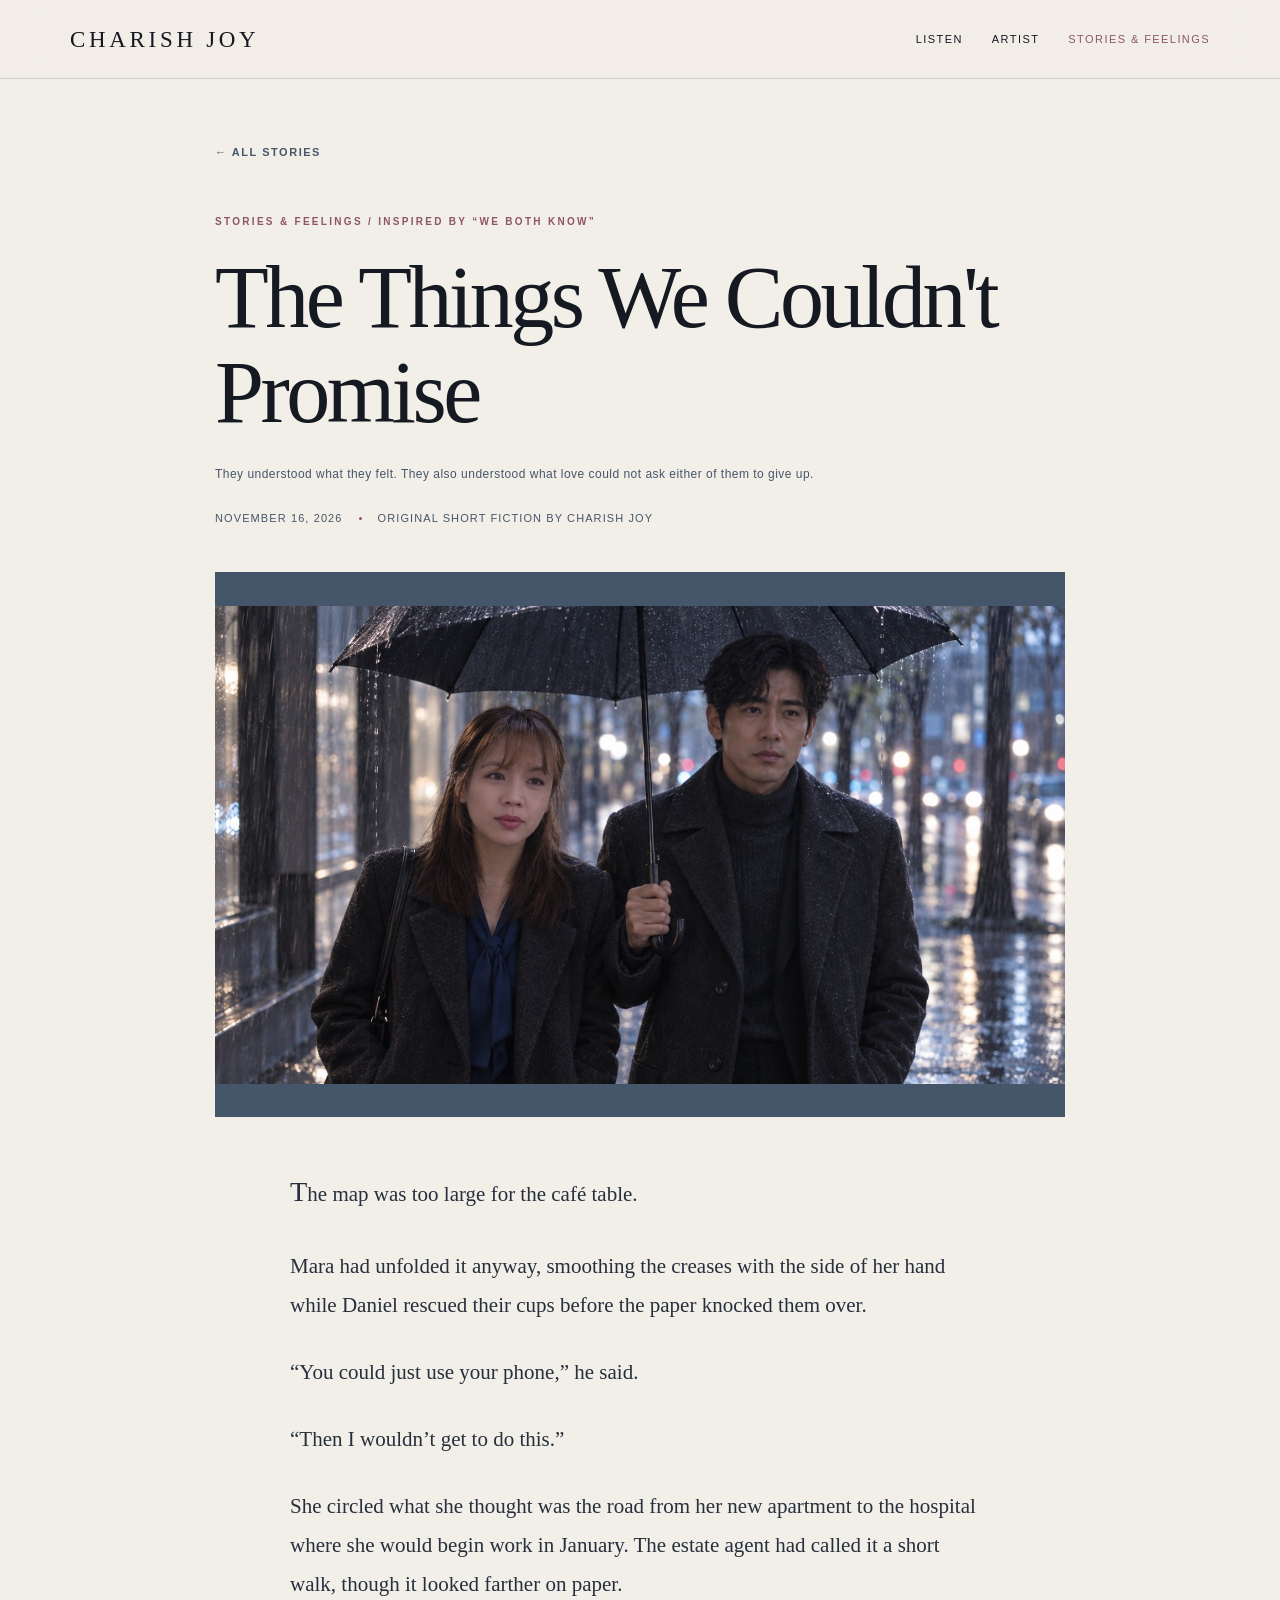
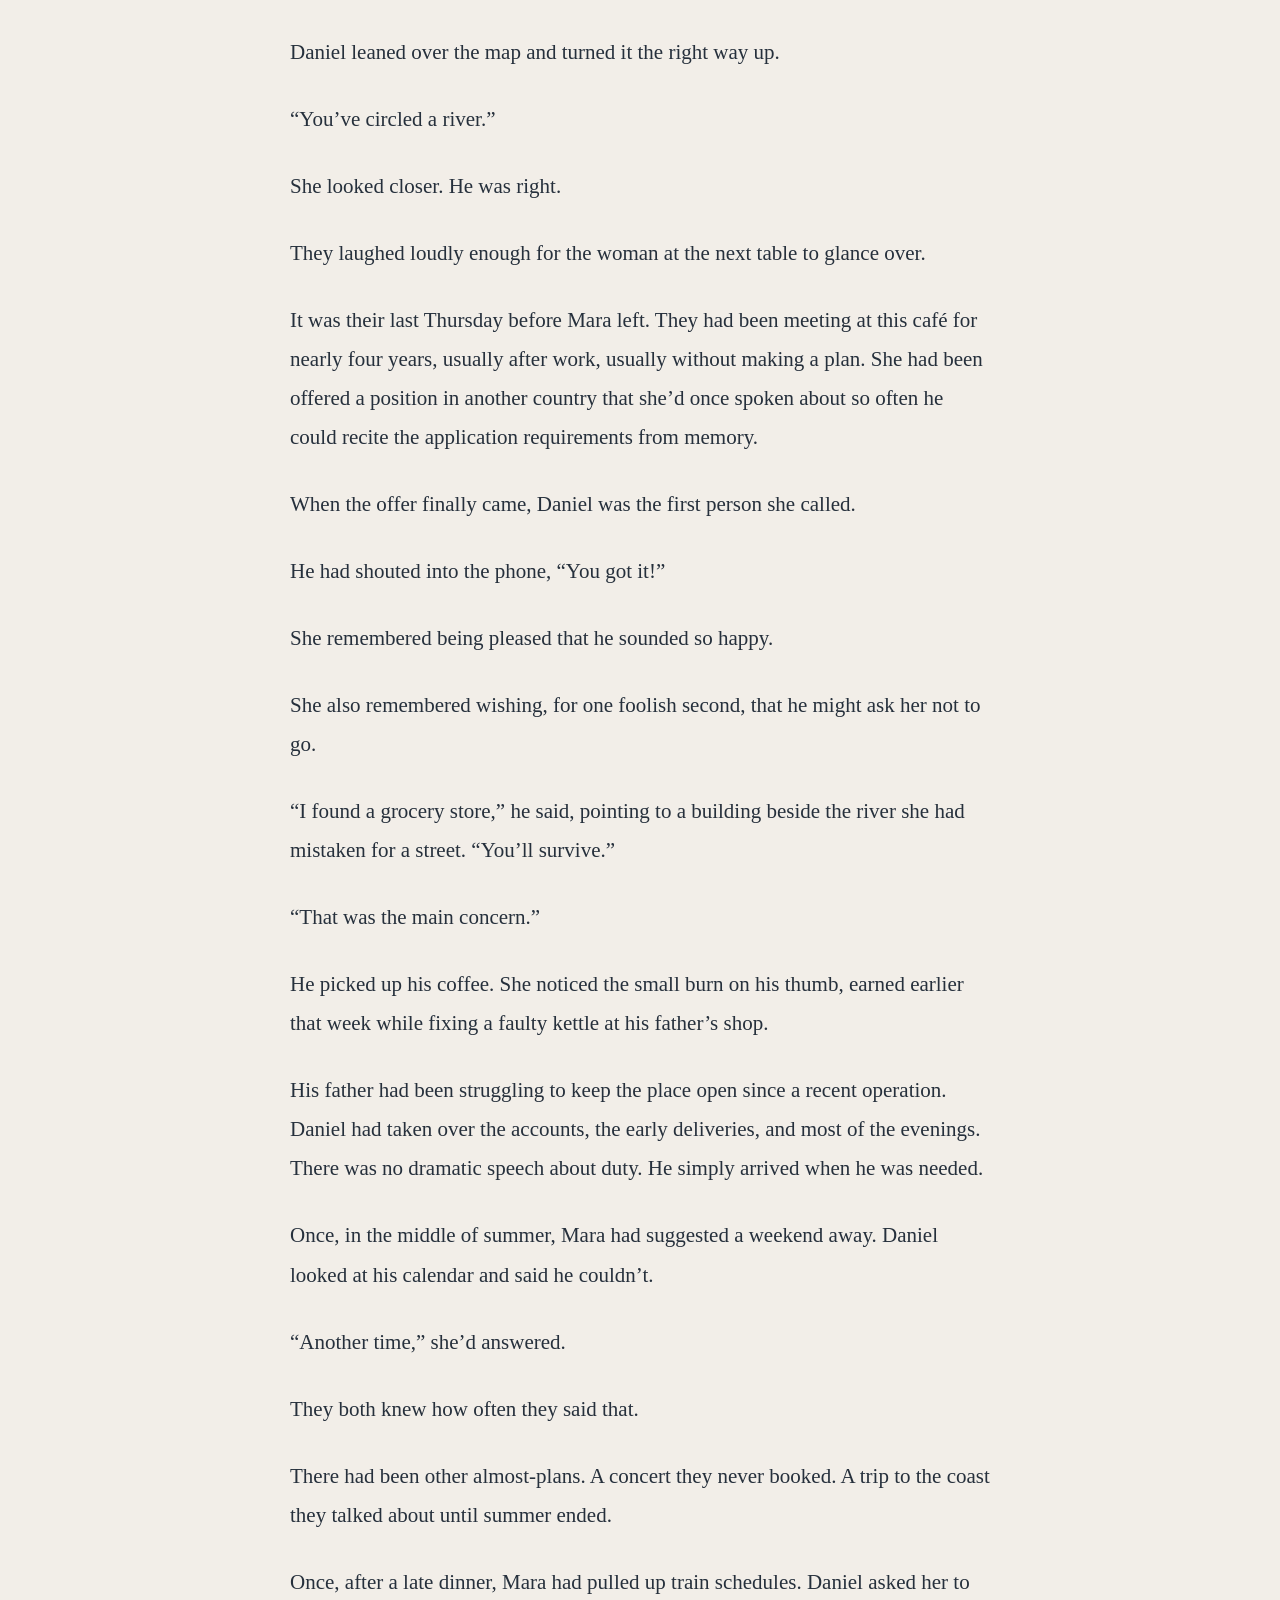
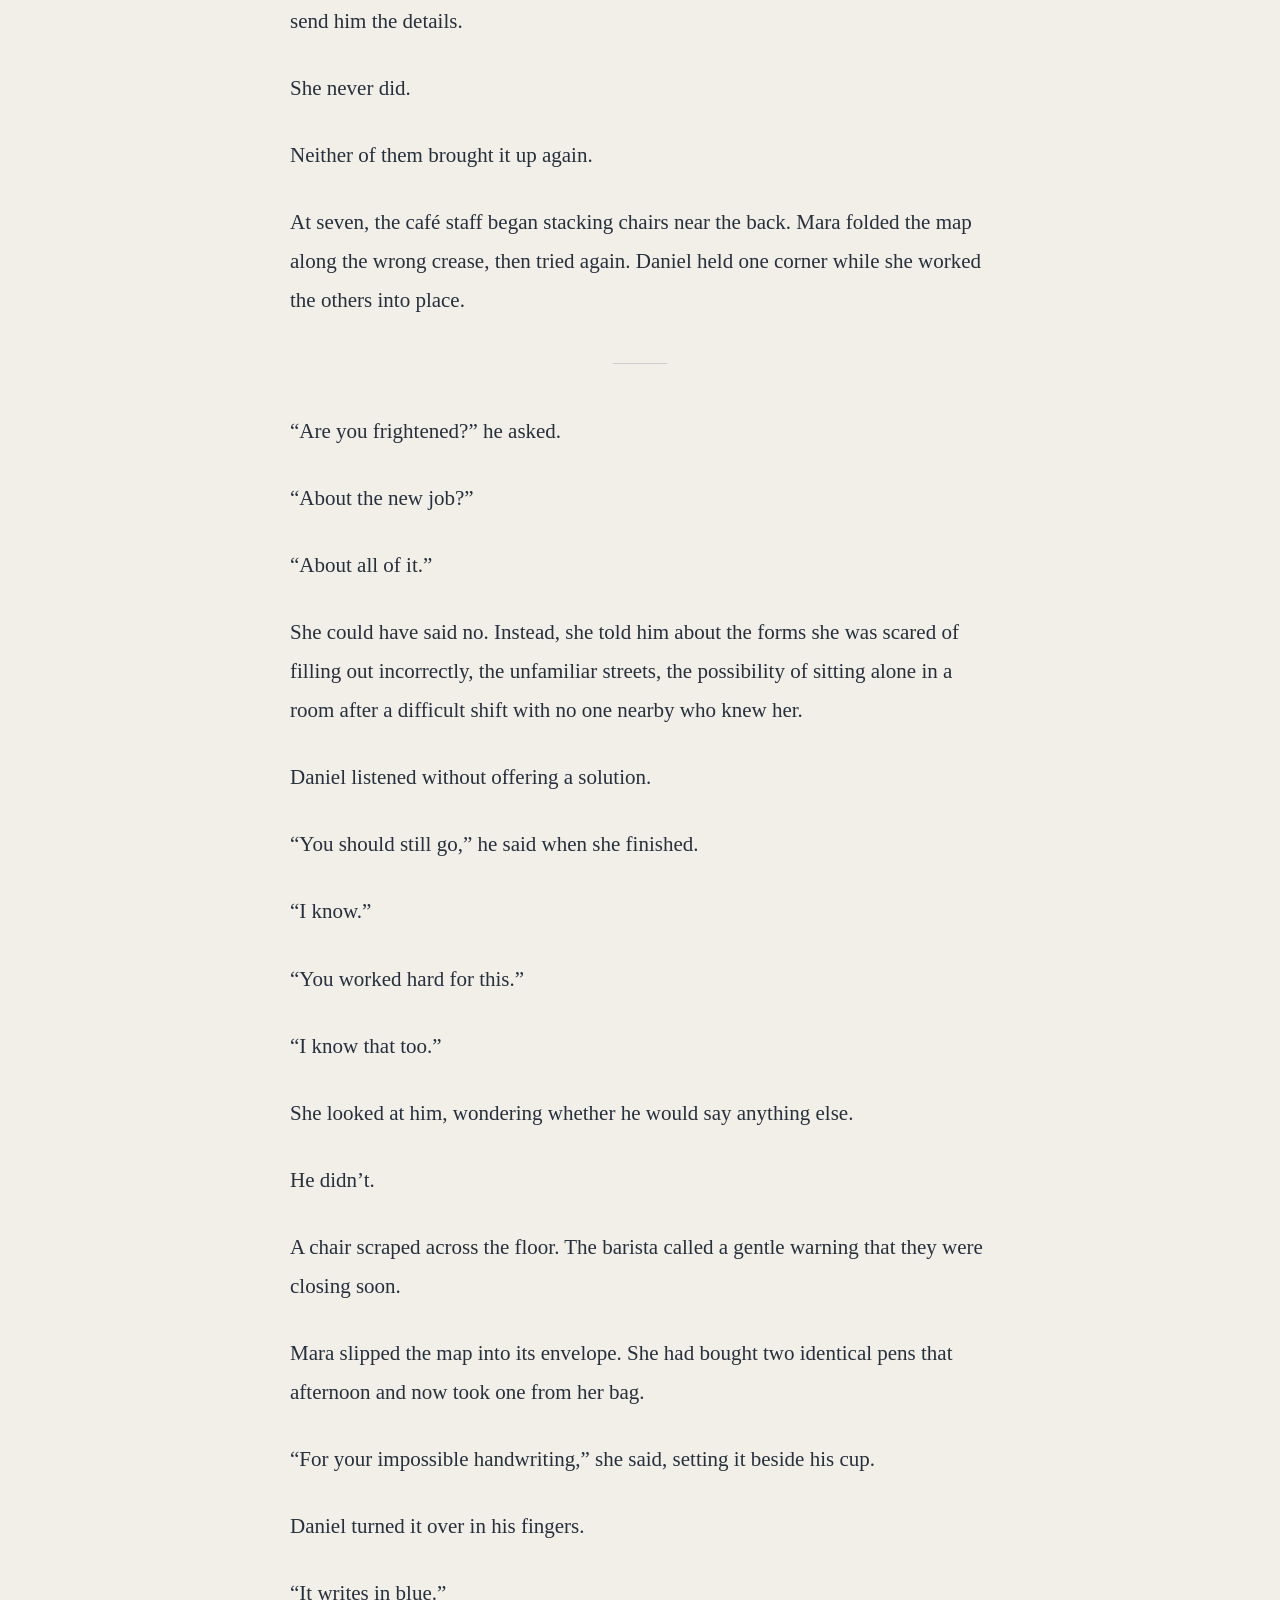
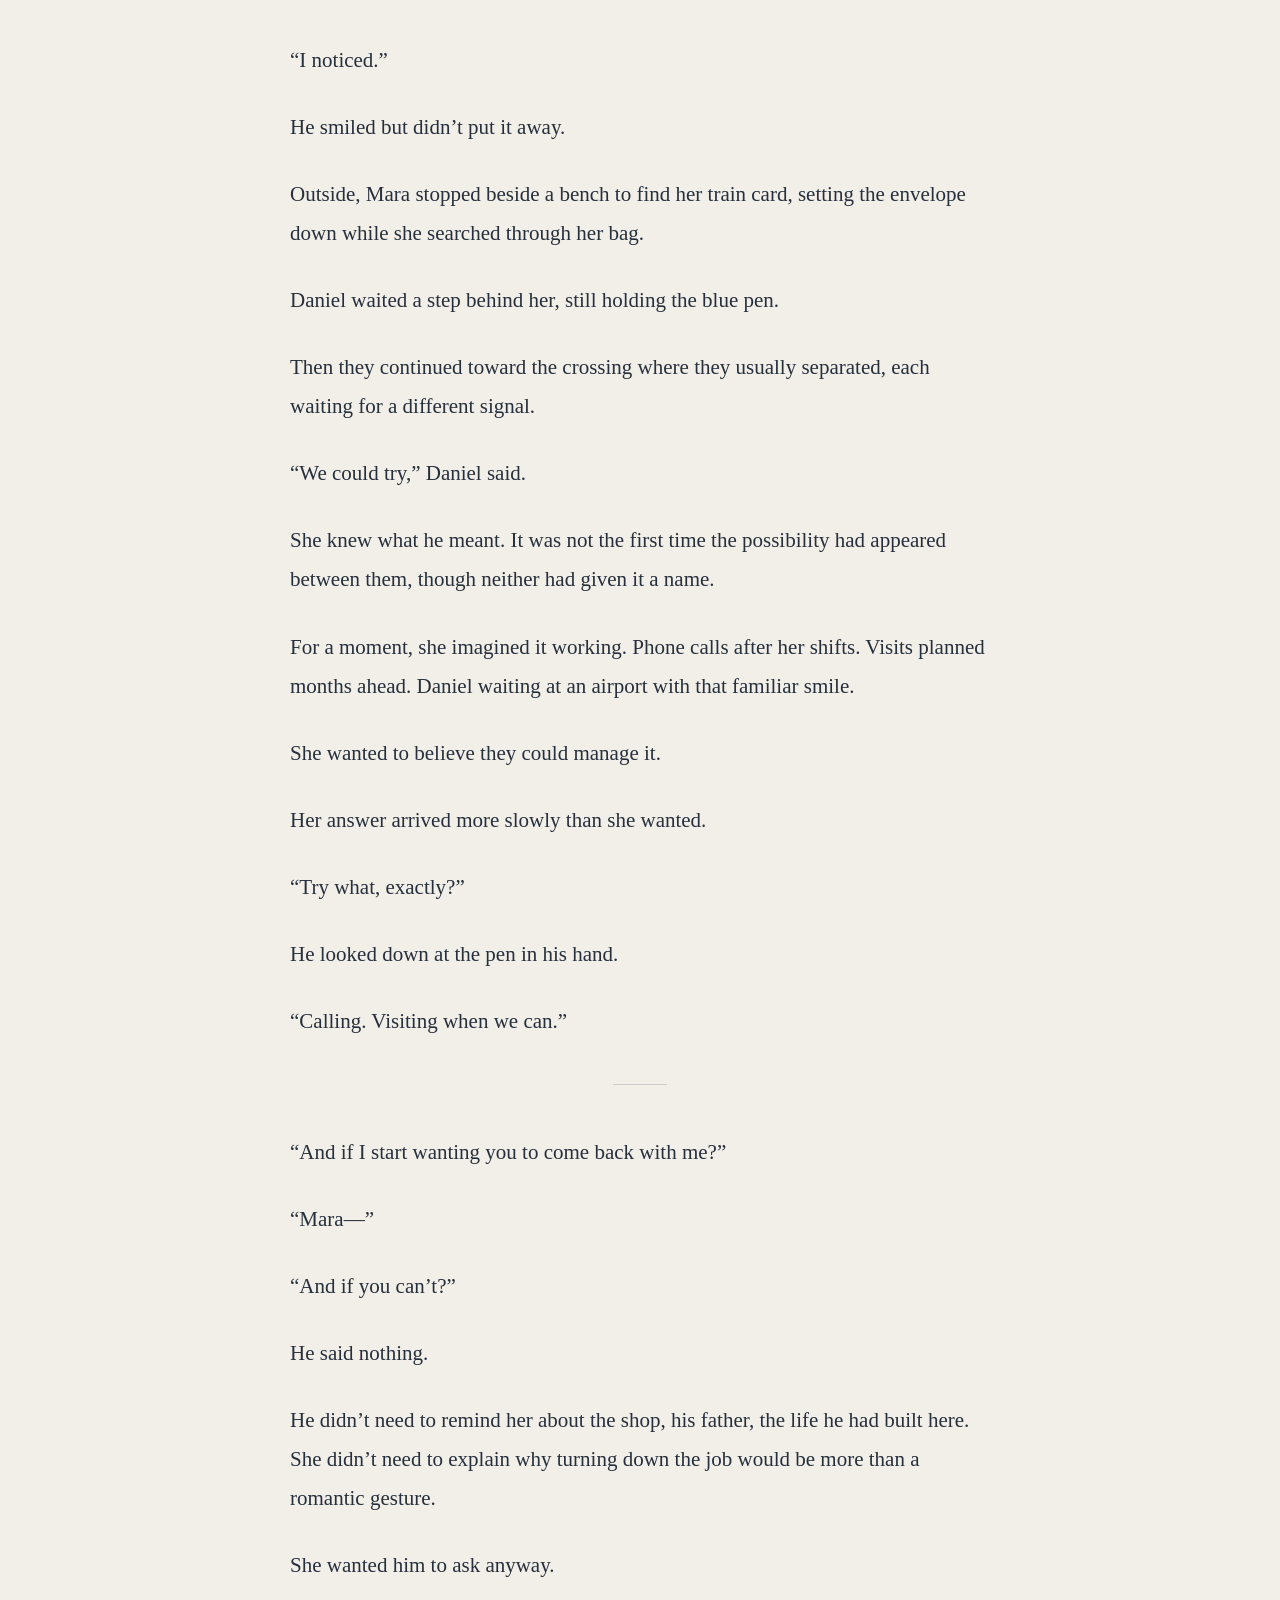
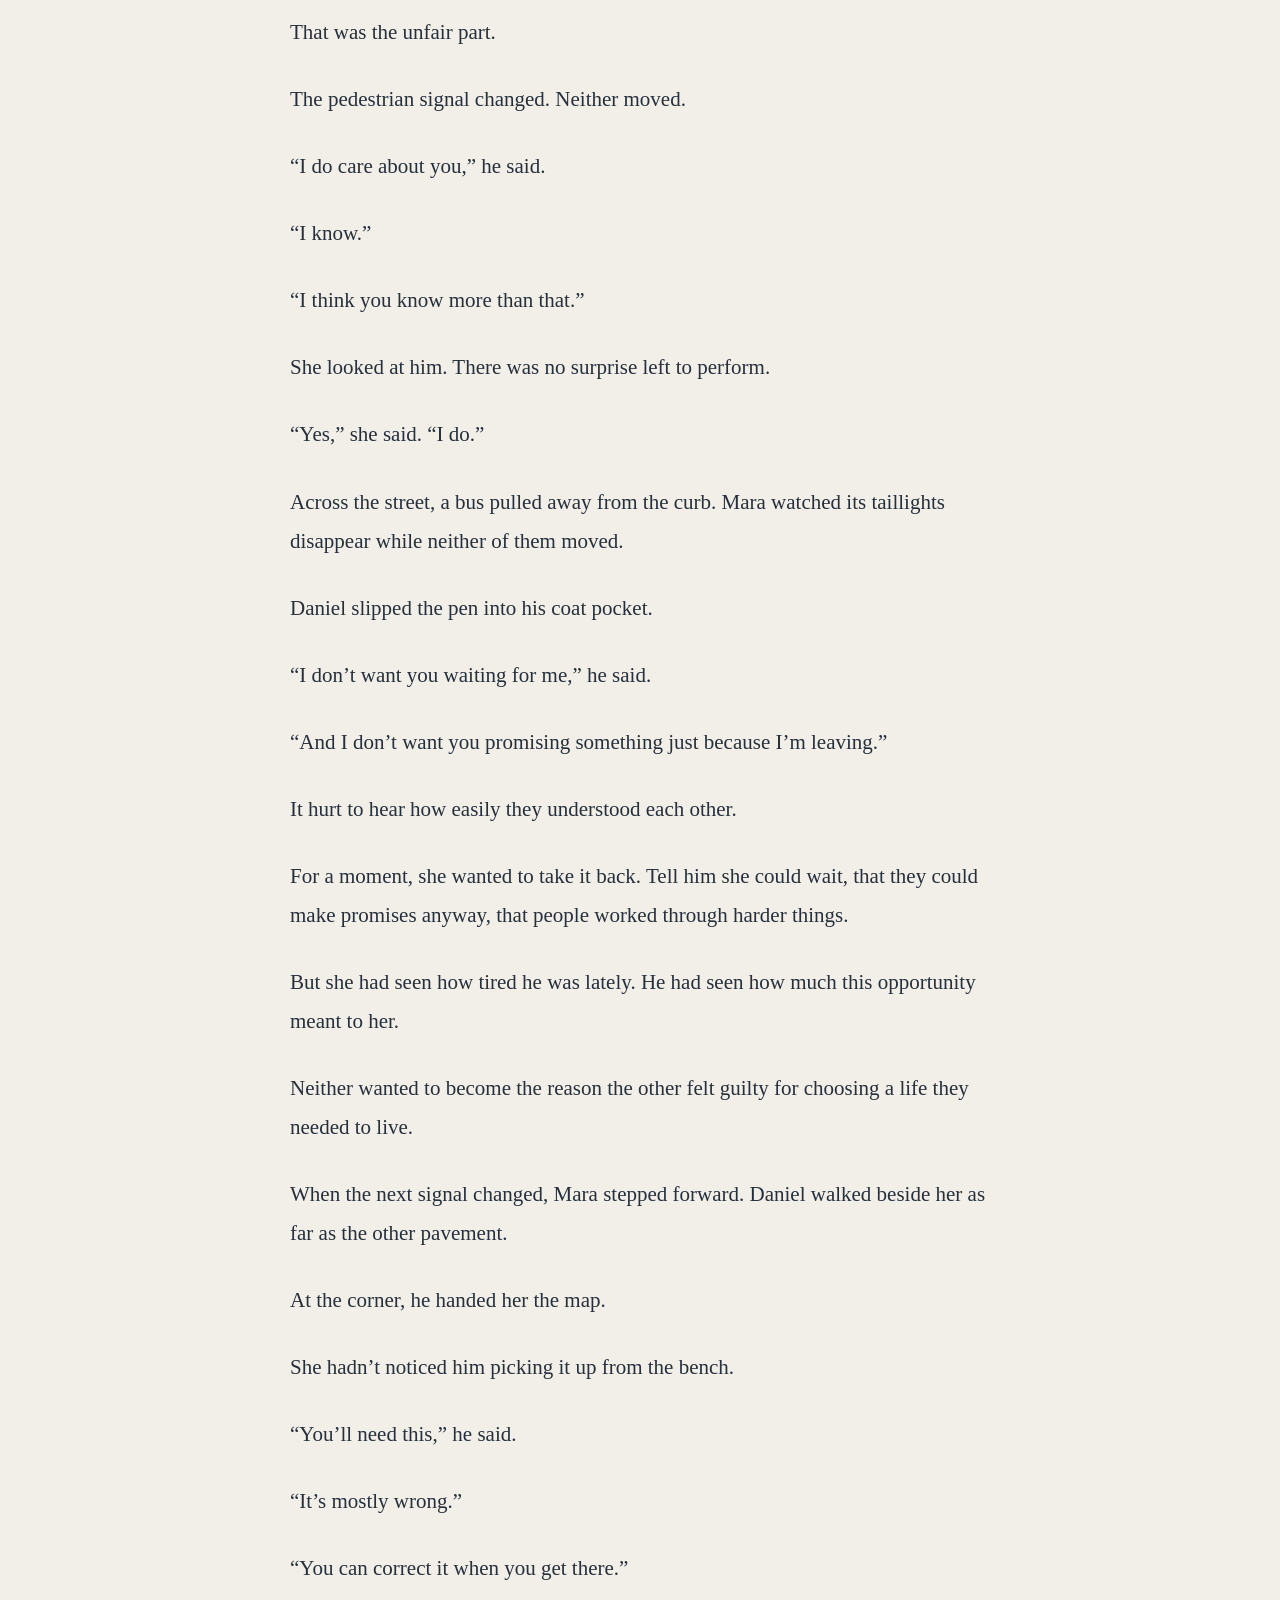
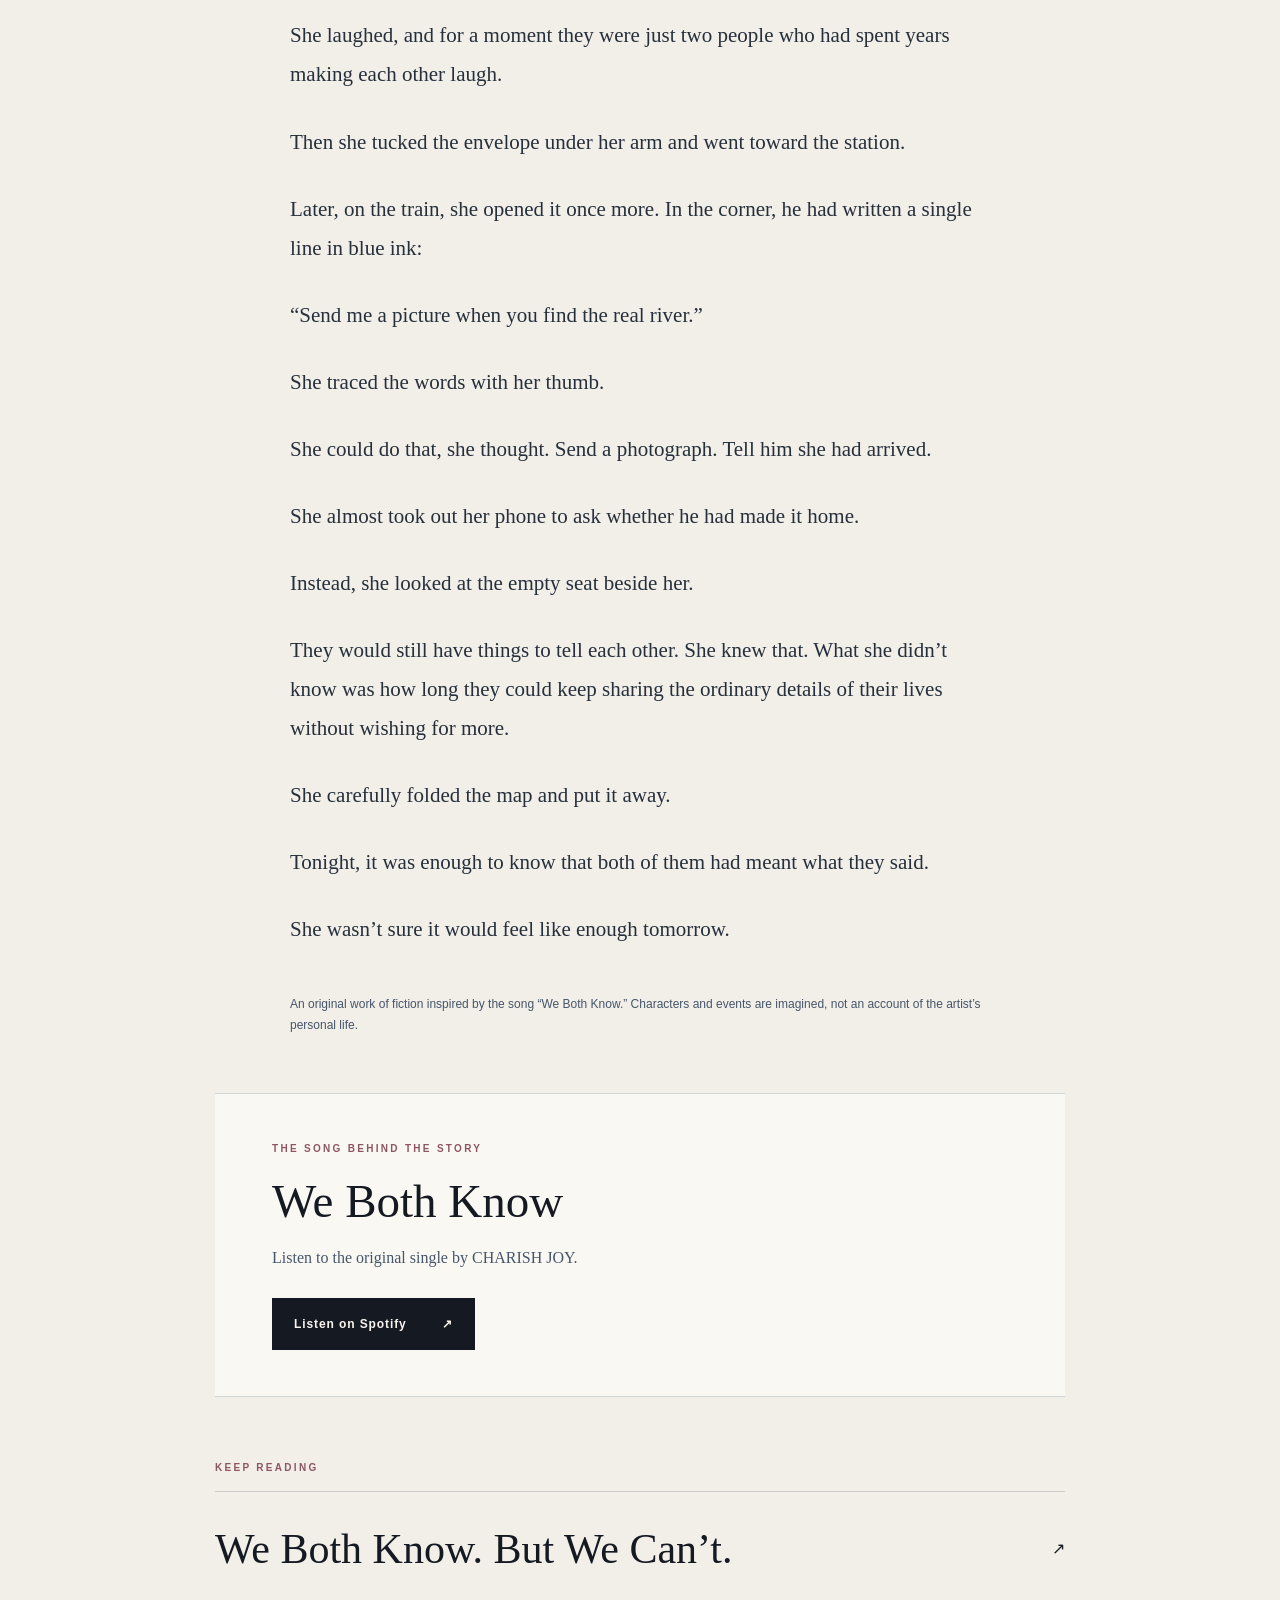
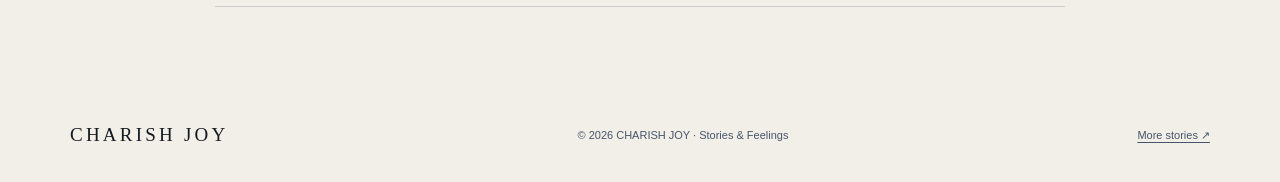
<file: story-the-things-we-couldnt-promise.html>
<!doctype html><html lang="en"><head><meta charset="utf-8"><meta name="viewport" content="width=device-width,initial-scale=1"><title>The Things We Couldn't Promise | CHARISH JOY · Stories &amp; Feelings</title>
<meta name="description" content="An original fictional companion to CHARISH JOY’s We Both Know: two people admit what they feel on the night before one of them leaves."><link rel="canonical" href="https://charishjoy.com/story-the-things-we-couldnt-promise.html">
<meta property="og:type" content="article"><meta property="og:site_name" content="CHARISH JOY"><meta property="og:title" content="The Things We Couldn't Promise | CHARISH JOY"><meta property="og:description" content="An original fictional companion to CHARISH JOY’s We Both Know: two people admit what they feel on the night before one of them leaves."><meta property="og:url" content="https://charishjoy.com/story-the-things-we-couldnt-promise.html"><meta property="og:image" content="https://charishjoy.com/assets/we-both-know-story.svg"><meta name="twitter:card" content="summary_large_image"><meta name="twitter:image" content="https://charishjoy.com/assets/we-both-know-story.svg">
<script async src="https://www.googletagmanager.com/gtag/js?id=G-MBT4RNLGS8"></script><script>window.dataLayer=window.dataLayer||[];function gtag(){dataLayer.push(arguments)}gtag('js',new Date());gtag('config','G-MBT4RNLGS8');</script><link rel="stylesheet" href="assets/stories-journal.css"><script type="application/ld+json">{"@context":"https://schema.org","@type":"BlogPosting","headline":"The Things We Couldn't Promise","datePublished":"2026-11-16","author":{"@type":"Person","name":"CHARISH JOY"},"inLanguage":"en","url":"https://charishjoy.com/story-the-things-we-couldnt-promise.html","description":"An original fictional companion to CHARISH JOY’s We Both Know: two people admit what they feel on the night before one of them leaves.","isAccessibleForFree":true}</script></head><body>
<a class="skip" href="#main">Skip to content</a><header class="site-nav"><nav class="wrap nav-inner" aria-label="Main navigation"><a class="wordmark" href="/" aria-label="CHARISH JOY Home">CHARISH JOY</a><div class="nav-links"><a href="/#music">Listen</a><a href="/#about">Artist</a><a href="/stories.html" aria-current="page">Stories &amp; Feelings</a></div></nav></header>
<main id="main"><article class="article-container"><header class="article-header"><a class="back" href="/stories.html">← All stories</a>
<span class="eyebrow">Stories &amp; Feelings / Inspired by “We Both Know”</span><h1>The Things We Couldn't Promise</h1><p class="article-deck article-fiction">They understood what they felt. They also understood what love could not ask either of them to give up.</p>
<div class="article-info"><time datetime="2026-11-16">November 16, 2026</time><span class="dot" aria-hidden="true"></span><span>Original short fiction by CHARISH JOY</span></div></header>
<figure class="article-image"><img src="assets/we-both-know-story.svg" alt="Cinematic rainy city artwork for We Both Know by CHARISH JOY" width="1536" height="864"></figure>
<div class="article-body">
<p>The map was too large for the café table.</p>
<p>Mara had unfolded it anyway, smoothing the creases with the side of her hand while Daniel rescued their cups before the paper knocked them over.</p>
<p>“You could just use your phone,” he said.</p>
<p>“Then I wouldn’t get to do this.”</p>
<p>She circled what she thought was the road from her new apartment to the hospital where she would begin work in January. The estate agent had called it a short walk, though it looked farther on paper.</p>
<p>Daniel leaned over the map and turned it the right way up.</p>
<p>“You’ve circled a river.”</p>
<p>She looked closer. He was right.</p>
<p>They laughed loudly enough for the woman at the next table to glance over.</p>
<p>It was their last Thursday before Mara left. They had been meeting at this café for nearly four years, usually after work, usually without making a plan. She had been offered a position in another country that she’d once spoken about so often he could recite the application requirements from memory.</p>
<p>When the offer finally came, Daniel was the first person she called.</p>
<p>He had shouted into the phone, “You got it!”</p>
<p>She remembered being pleased that he sounded so happy.</p>
<p>She also remembered wishing, for one foolish second, that he might ask her not to go.</p>
<p>“I found a grocery store,” he said, pointing to a building beside the river she had mistaken for a street. “You’ll survive.”</p>
<p>“That was the main concern.”</p>
<p>He picked up his coffee. She noticed the small burn on his thumb, earned earlier that week while fixing a faulty kettle at his father’s shop.</p>
<p>His father had been struggling to keep the place open since a recent operation. Daniel had taken over the accounts, the early deliveries, and most of the evenings. There was no dramatic speech about duty. He simply arrived when he was needed.</p>
<p>Once, in the middle of summer, Mara had suggested a weekend away. Daniel looked at his calendar and said he couldn’t.</p>
<p>“Another time,” she’d answered.</p>
<p>They both knew how often they said that.</p>
<p>There had been other almost-plans. A concert they never booked. A trip to the coast they talked about until summer ended.</p>
<p>Once, after a late dinner, Mara had pulled up train schedules. Daniel asked her to send him the details.</p>
<p>She never did.</p>
<p>Neither of them brought it up again.</p>
<p>At seven, the café staff began stacking chairs near the back. Mara folded the map along the wrong crease, then tried again. Daniel held one corner while she worked the others into place.</p>
<hr class="story-break" aria-hidden="true">
<p>“Are you frightened?” he asked.</p>
<p>“About the new job?”</p>
<p>“About all of it.”</p>
<p>She could have said no. Instead, she told him about the forms she was scared of filling out incorrectly, the unfamiliar streets, the possibility of sitting alone in a room after a difficult shift with no one nearby who knew her.</p>
<p>Daniel listened without offering a solution.</p>
<p>“You should still go,” he said when she finished.</p>
<p>“I know.”</p>
<p>“You worked hard for this.”</p>
<p>“I know that too.”</p>
<p>She looked at him, wondering whether he would say anything else.</p>
<p>He didn’t.</p>
<p>A chair scraped across the floor. The barista called a gentle warning that they were closing soon.</p>
<p>Mara slipped the map into its envelope. She had bought two identical pens that afternoon and now took one from her bag.</p>
<p>“For your impossible handwriting,” she said, setting it beside his cup.</p>
<p>Daniel turned it over in his fingers.</p>
<p>“It writes in blue.”</p>
<p>“I noticed.”</p>
<p>He smiled but didn’t put it away.</p>
<p>Outside, Mara stopped beside a bench to find her train card, setting the envelope down while she searched through her bag.</p>
<p>Daniel waited a step behind her, still holding the blue pen.</p>
<p>Then they continued toward the crossing where they usually separated, each waiting for a different signal.</p>
<p>“We could try,” Daniel said.</p>
<p>She knew what he meant. It was not the first time the possibility had appeared between them, though neither had given it a name.</p>
<p>For a moment, she imagined it working. Phone calls after her shifts. Visits planned months ahead. Daniel waiting at an airport with that familiar smile.</p>
<p>She wanted to believe they could manage it.</p>
<p>Her answer arrived more slowly than she wanted.</p>
<p>“Try what, exactly?”</p>
<p>He looked down at the pen in his hand.</p>
<p>“Calling. Visiting when we can.”</p>
<hr class="story-break" aria-hidden="true">
<p>“And if I start wanting you to come back with me?”</p>
<p>“Mara—”</p>
<p>“And if you can’t?”</p>
<p>He said nothing.</p>
<p>He didn’t need to remind her about the shop, his father, the life he had built here. She didn’t need to explain why turning down the job would be more than a romantic gesture.</p>
<p>She wanted him to ask anyway.</p>
<p>That was the unfair part.</p>
<p>The pedestrian signal changed. Neither moved.</p>
<p>“I do care about you,” he said.</p>
<p>“I know.”</p>
<p>“I think you know more than that.”</p>
<p>She looked at him. There was no surprise left to perform.</p>
<p>“Yes,” she said. “I do.”</p>
<p>Across the street, a bus pulled away from the curb. Mara watched its taillights disappear while neither of them moved.</p>
<p>Daniel slipped the pen into his coat pocket.</p>
<p>“I don’t want you waiting for me,” he said.</p>
<p>“And I don’t want you promising something just because I’m leaving.”</p>
<p>It hurt to hear how easily they understood each other.</p>
<p>For a moment, she wanted to take it back. Tell him she could wait, that they could make promises anyway, that people worked through harder things.</p>
<p>But she had seen how tired he was lately. He had seen how much this opportunity meant to her.</p>
<p>Neither wanted to become the reason the other felt guilty for choosing a life they needed to live.</p>
<p>When the next signal changed, Mara stepped forward. Daniel walked beside her as far as the other pavement.</p>
<p>At the corner, he handed her the map.</p>
<p>She hadn’t noticed him picking it up from the bench.</p>
<p>“You’ll need this,” he said.</p>
<p>“It’s mostly wrong.”</p>
<p>“You can correct it when you get there.”</p>
<p>She laughed, and for a moment they were just two people who had spent years making each other laugh.</p>
<p>Then she tucked the envelope under her arm and went toward the station.</p>
<p>Later, on the train, she opened it once more. In the corner, he had written a single line in blue ink:</p>
<p>“Send me a picture when you find the real river.”</p>
<p>She traced the words with her thumb.</p>
<p>She could do that, she thought. Send a photograph. Tell him she had arrived.</p>
<p>She almost took out her phone to ask whether he had made it home.</p>
<p>Instead, she looked at the empty seat beside her.</p>
<p>They would still have things to tell each other. She knew that. What she didn’t know was how long they could keep sharing the ordinary details of their lives without wishing for more.</p>
<p>She carefully folded the map and put it away.</p>
<p>Tonight, it was enough to know that both of them had meant what they said.</p>
<p>She wasn’t sure it would feel like enough tomorrow.</p></div><p class="article-disclaimer">An original work of fiction inspired by the song “We Both Know.” Characters and events are imagined, not an account of the artist’s personal life.</p>
<aside class="music-panel"><span class="eyebrow">The song behind the story</span><h2>We Both Know</h2><p>Listen to the original single by CHARISH JOY.</p><a class="btn" href="https://open.spotify.com/track/0qDxON7fAg5myTDyil4CmH" target="_blank" rel="noopener noreferrer">Listen on Spotify <span aria-hidden="true">↗</span></a></aside>
<section class="next-section" aria-label="More stories"><span class="eyebrow">Keep reading</span><a class="next-link" href="/story-we-both-know.html"><h2>We Both Know. But We Can’t.</h2><span aria-hidden="true">↗</span></a></section>
</article></main><footer><div class="wrap footer"><strong>CHARISH JOY</strong><span>© 2026 CHARISH JOY · Stories &amp; Feelings</span><a href="/stories.html">More stories ↗</a></div></footer></body></html>
</file>
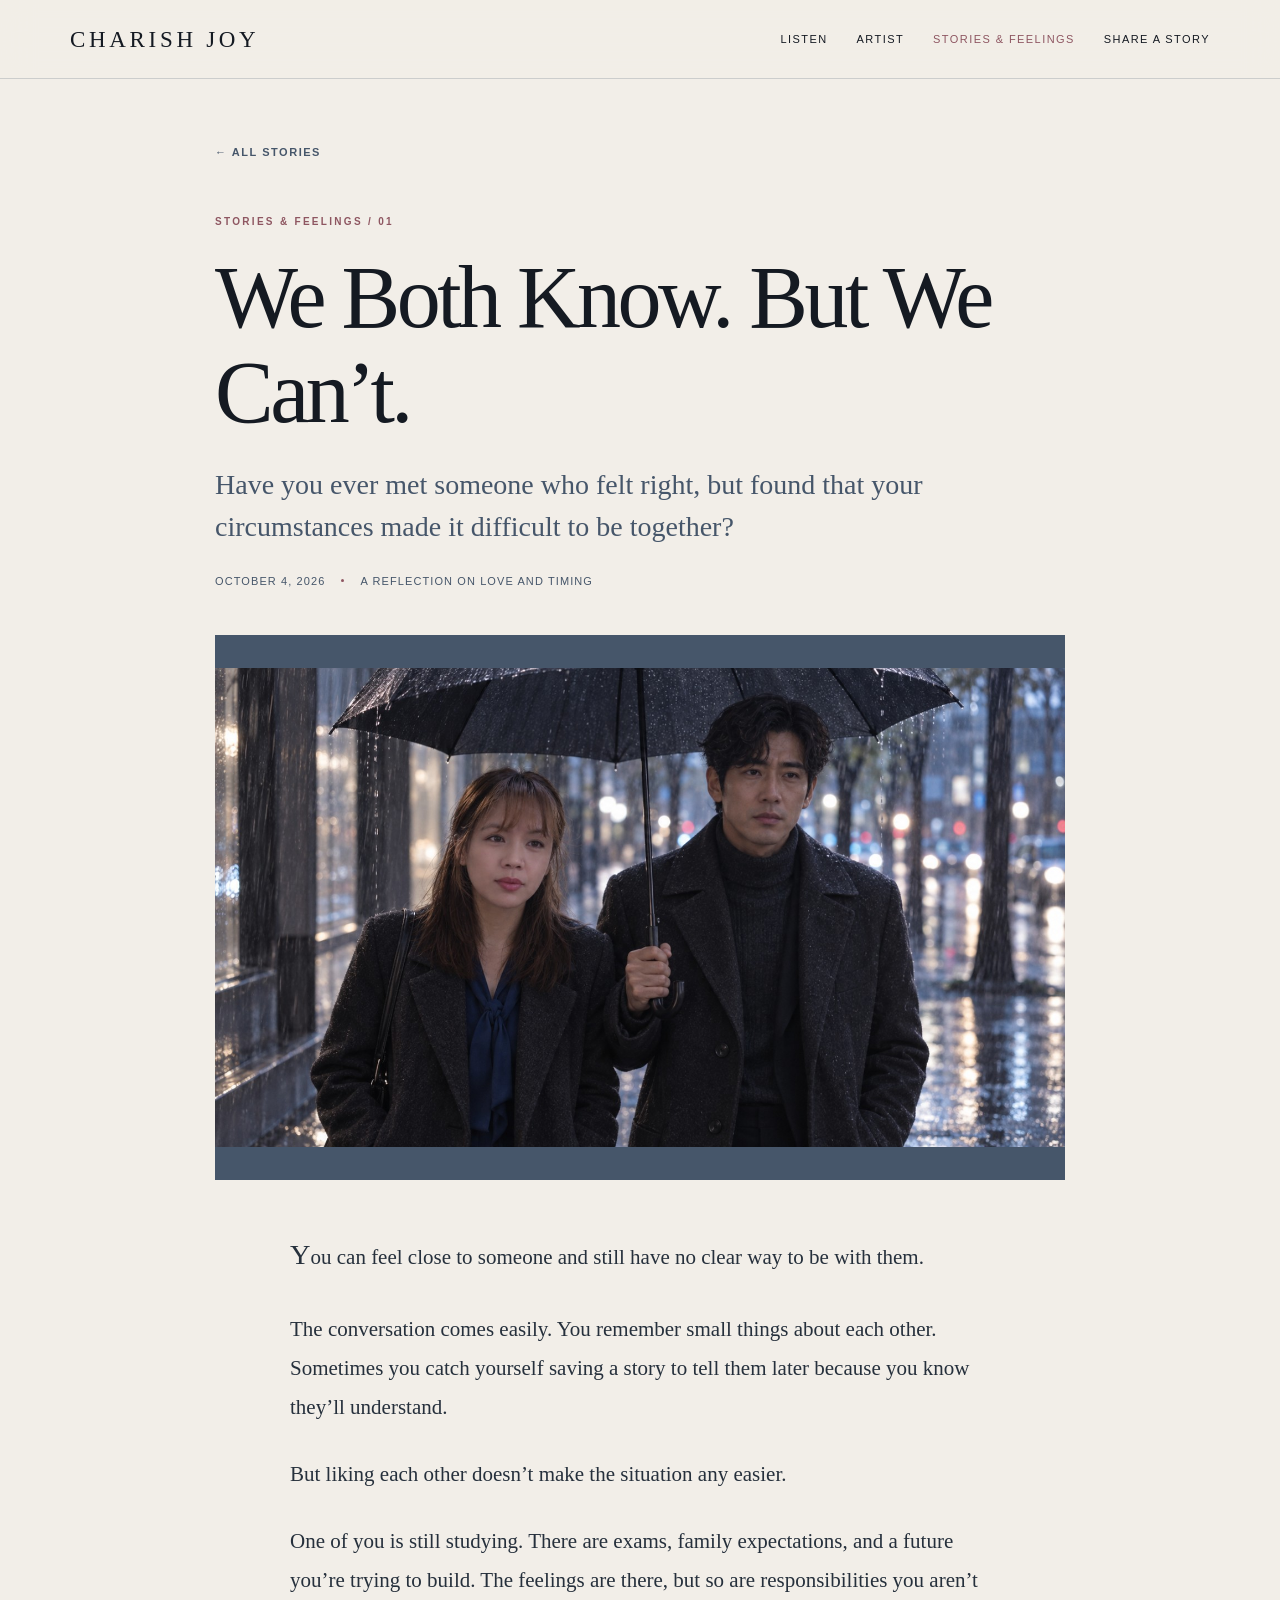
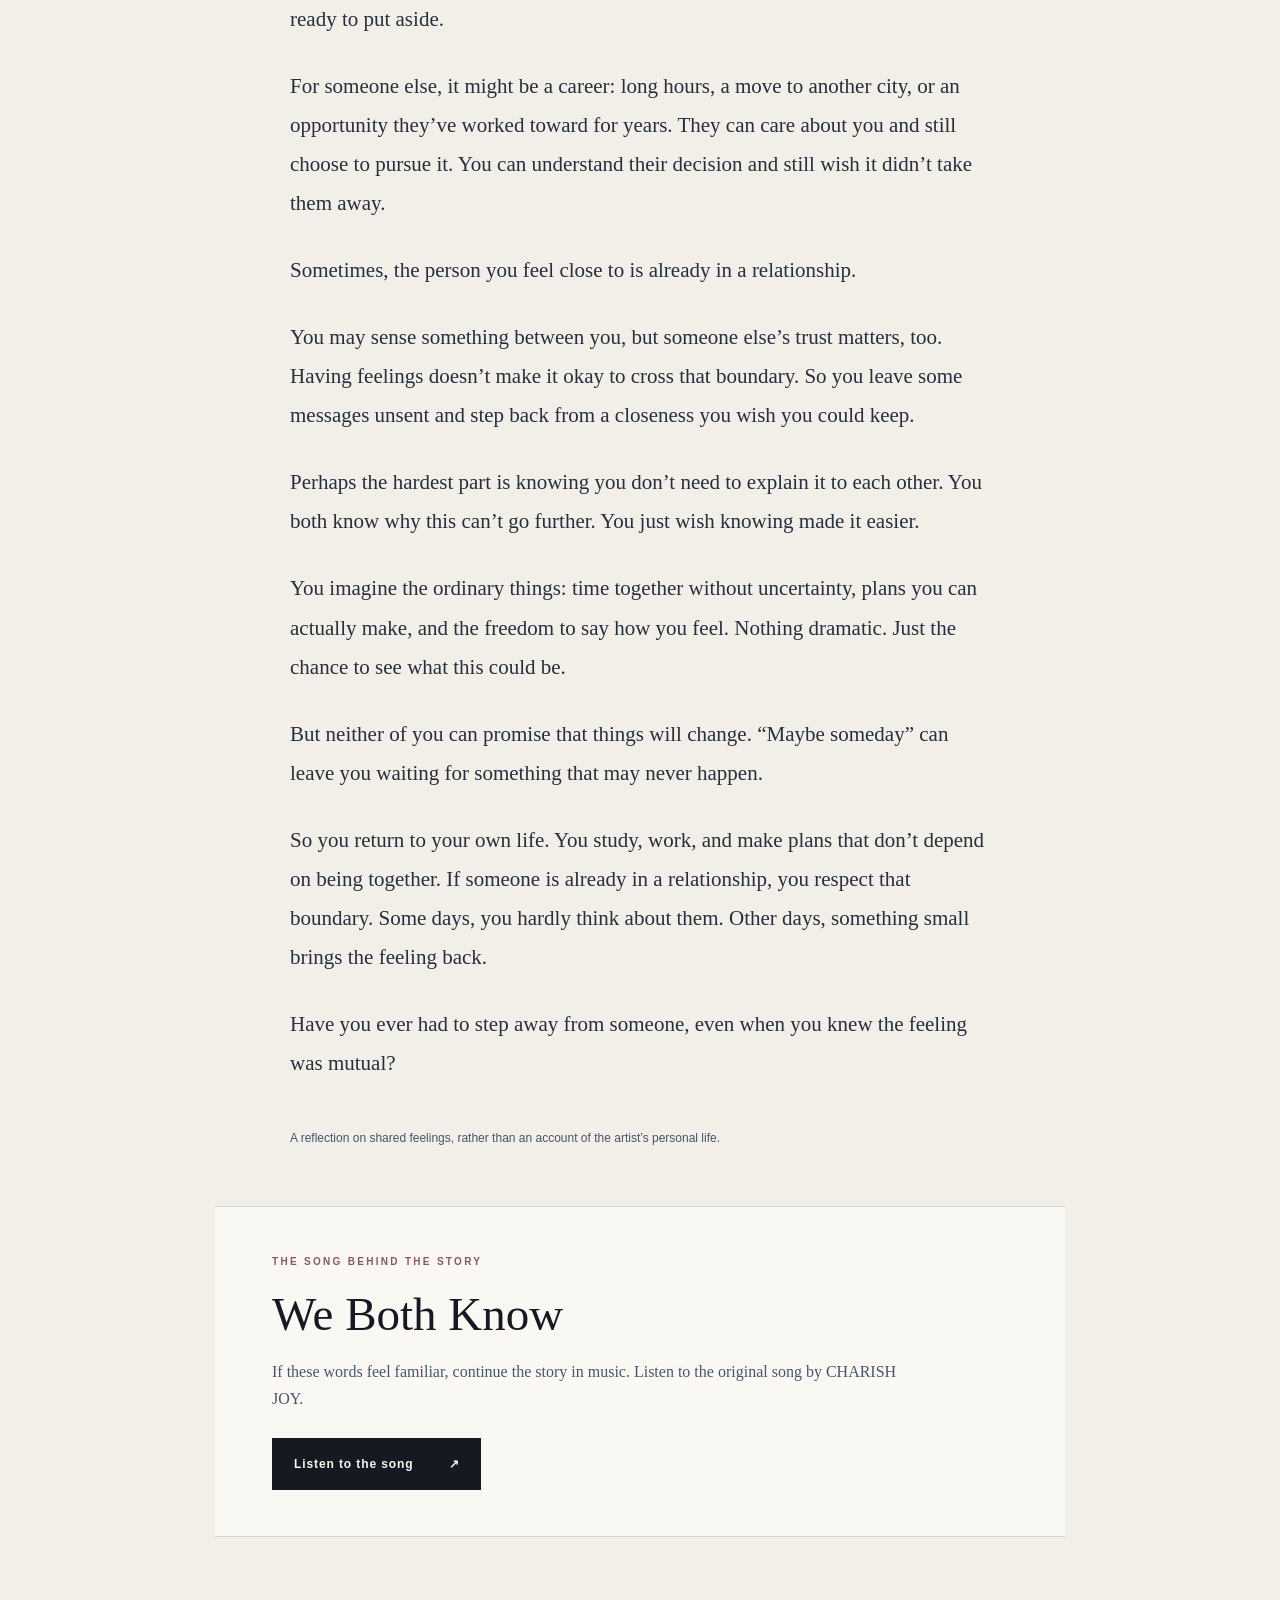
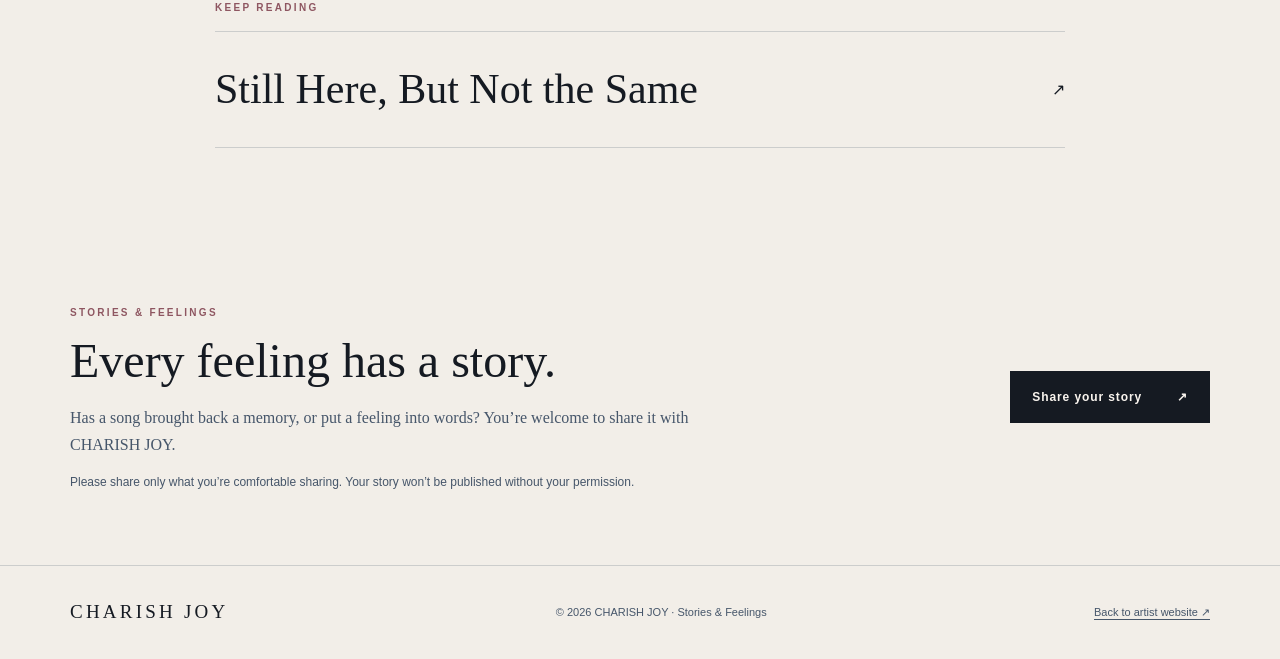
<file: story-we-both-know.html>
<!doctype html><html lang="en"><head><meta charset="utf-8"><meta name="viewport" content="width=device-width,initial-scale=1"><title>We Both Know. But We Can’t. | Stories & Feelings — CHARISH JOY</title><meta name="description" content="Have you ever met someone who felt right, but found that your circumstances made it difficult to be together?"><link rel="canonical" href="https://charishjoy.com/story-we-both-know.html"><meta property="og:site_name" content="CHARISH JOY"><meta property="og:url" content="https://charishjoy.com/story-we-both-know.html"><script async src="https://www.googletagmanager.com/gtag/js?id=G-MBT4RNLGS8"></script><script>window.dataLayer=window.dataLayer||[];function gtag(){dataLayer.push(arguments)}gtag('js',new Date());gtag('config','G-MBT4RNLGS8');</script><link rel="stylesheet" href="assets/stories-journal.css"><meta property="og:title" content="We Both Know. But We Can’t. | Stories & Feelings — CHARISH JOY"><meta property="og:description" content="Have you ever met someone who felt right, but found that your circumstances made it difficult to be together?"><meta property="og:image" content="https://charishjoy.com/assets/we-both-know-story.svg"><meta property="og:image:alt" content="CHARISH JOY official artist artwork"><meta name="twitter:card" content="summary_large_image"><meta name="twitter:title" content="We Both Know. But We Can’t. | Stories & Feelings — CHARISH JOY"><meta name="twitter:description" content="Have you ever met someone who felt right, but found that your circumstances made it difficult to be together?"><meta name="twitter:image" content="https://charishjoy.com/assets/we-both-know-story.svg"><meta property="og:type" content="article" /></head><body><a class="skip" href="#main">Skip to content</a><header class="site-nav"><nav class="wrap nav-inner" aria-label="Main navigation"><a class="wordmark" href="/" aria-label="CHARISH JOY Home">CHARISH JOY</a><div class="nav-links"><a href="/#music">Listen</a><a href="/#about">Artist</a><a href="/stories.html" aria-current="page">Stories &amp; Feelings</a><a href="#share-your-story">Share a story</a></div></nav></header><main id="main"><article class="article-container"><header class="article-header"><a class="back" href="/stories.html">← All stories</a><span class="eyebrow">Stories &amp; Feelings / 01</span><h1>We Both Know. But We Can’t.</h1><p class="article-deck">Have you ever met someone who felt right, but found that your circumstances made it difficult to be together?</p><div class="article-info"><time datetime="2026-10-04">October 4, 2026</time><span class="dot" aria-hidden="true"></span><span>A reflection on love and timing</span></div></header><figure class="article-image "><img src="assets/we-both-know-story.svg" alt="A woman and a man under an umbrella on a rainy city street" width="1536" height="864"></figure><div class="article-body"><p>You can feel close to someone and still have no clear way to be with them.</p>
<p>The conversation comes easily. You remember small things about each other. Sometimes you catch yourself saving a story to tell them later because you know they’ll understand.</p>
<p>But liking each other doesn’t make the situation any easier.</p>
<p>One of you is still studying. There are exams, family expectations, and a future you’re trying to build. The feelings are there, but so are responsibilities you aren’t ready to put aside.</p>
<p>For someone else, it might be a career: long hours, a move to another city, or an opportunity they’ve worked toward for years. They can care about you and still choose to pursue it. You can understand their decision and still wish it didn’t take them away.</p>
<p>Sometimes, the person you feel close to is already in a relationship.</p>
<p>You may sense something between you, but someone else’s trust matters, too. Having feelings doesn’t make it okay to cross that boundary. So you leave some messages unsent and step back from a closeness you wish you could keep.</p>
<p>Perhaps the hardest part is knowing you don’t need to explain it to each other. You both know why this can’t go further. You just wish knowing made it easier.</p>
<p>You imagine the ordinary things: time together without uncertainty, plans you can actually make, and the freedom to say how you feel. Nothing dramatic. Just the chance to see what this could be.</p>
<p>But neither of you can promise that things will change. “Maybe someday” can leave you waiting for something that may never happen.</p>
<p>So you return to your own life. You study, work, and make plans that don’t depend on being together. If someone is already in a relationship, you respect that boundary. Some days, you hardly think about them. Other days, something small brings the feeling back.</p>
<p>Have you ever had to step away from someone, even when you knew the feeling was mutual?</p></div><p class="article-disclaimer">A reflection on shared feelings, rather than an account of the artist’s personal life.</p><aside class="music-panel"><span class="eyebrow">The song behind the story</span><h2>We Both Know</h2><p>If these words feel familiar, continue the story in music. Listen to the original song by CHARISH JOY.</p><a class="btn" href="https://music.youtube.com/playlist?list=OLAK5uy_nRZBPKV7FW0Uu4wTXIolXOt8dPaq3DgRs" target="_blank" rel="noopener noreferrer">Listen to the song <span aria-hidden="true">↗</span></a></aside><section class="next-section" aria-label="More stories"><span class="eyebrow">Keep reading</span><a class="next-link" href="/story-still-here-but-not-the-same.html"><h2>Still Here, But Not the Same</h2><span aria-hidden="true">↗</span></a></section></article></main><section class="invite" id="share-your-story"><div class="wrap invite-inner"><div><span class="eyebrow wine">Stories &amp; Feelings</span><h2>Every feeling has a story.</h2><p>Has a song brought back a memory, or put a feeling into words? You’re welcome to share it with CHARISH JOY.</p><p class="note">Please share only what you’re comfortable sharing. Your story won’t be published without your permission.</p></div><a class="btn" href="mailto:charishjoy.official@gmail.com?subject=Share%20my%20story">Share your story <span aria-hidden="true">↗</span></a></div></section><footer><div class="wrap footer"><strong>CHARISH JOY</strong><span>© 2026 CHARISH JOY · Stories &amp; Feelings</span><a href="/">Back to artist website ↗</a></div></footer></body></html>
</file>
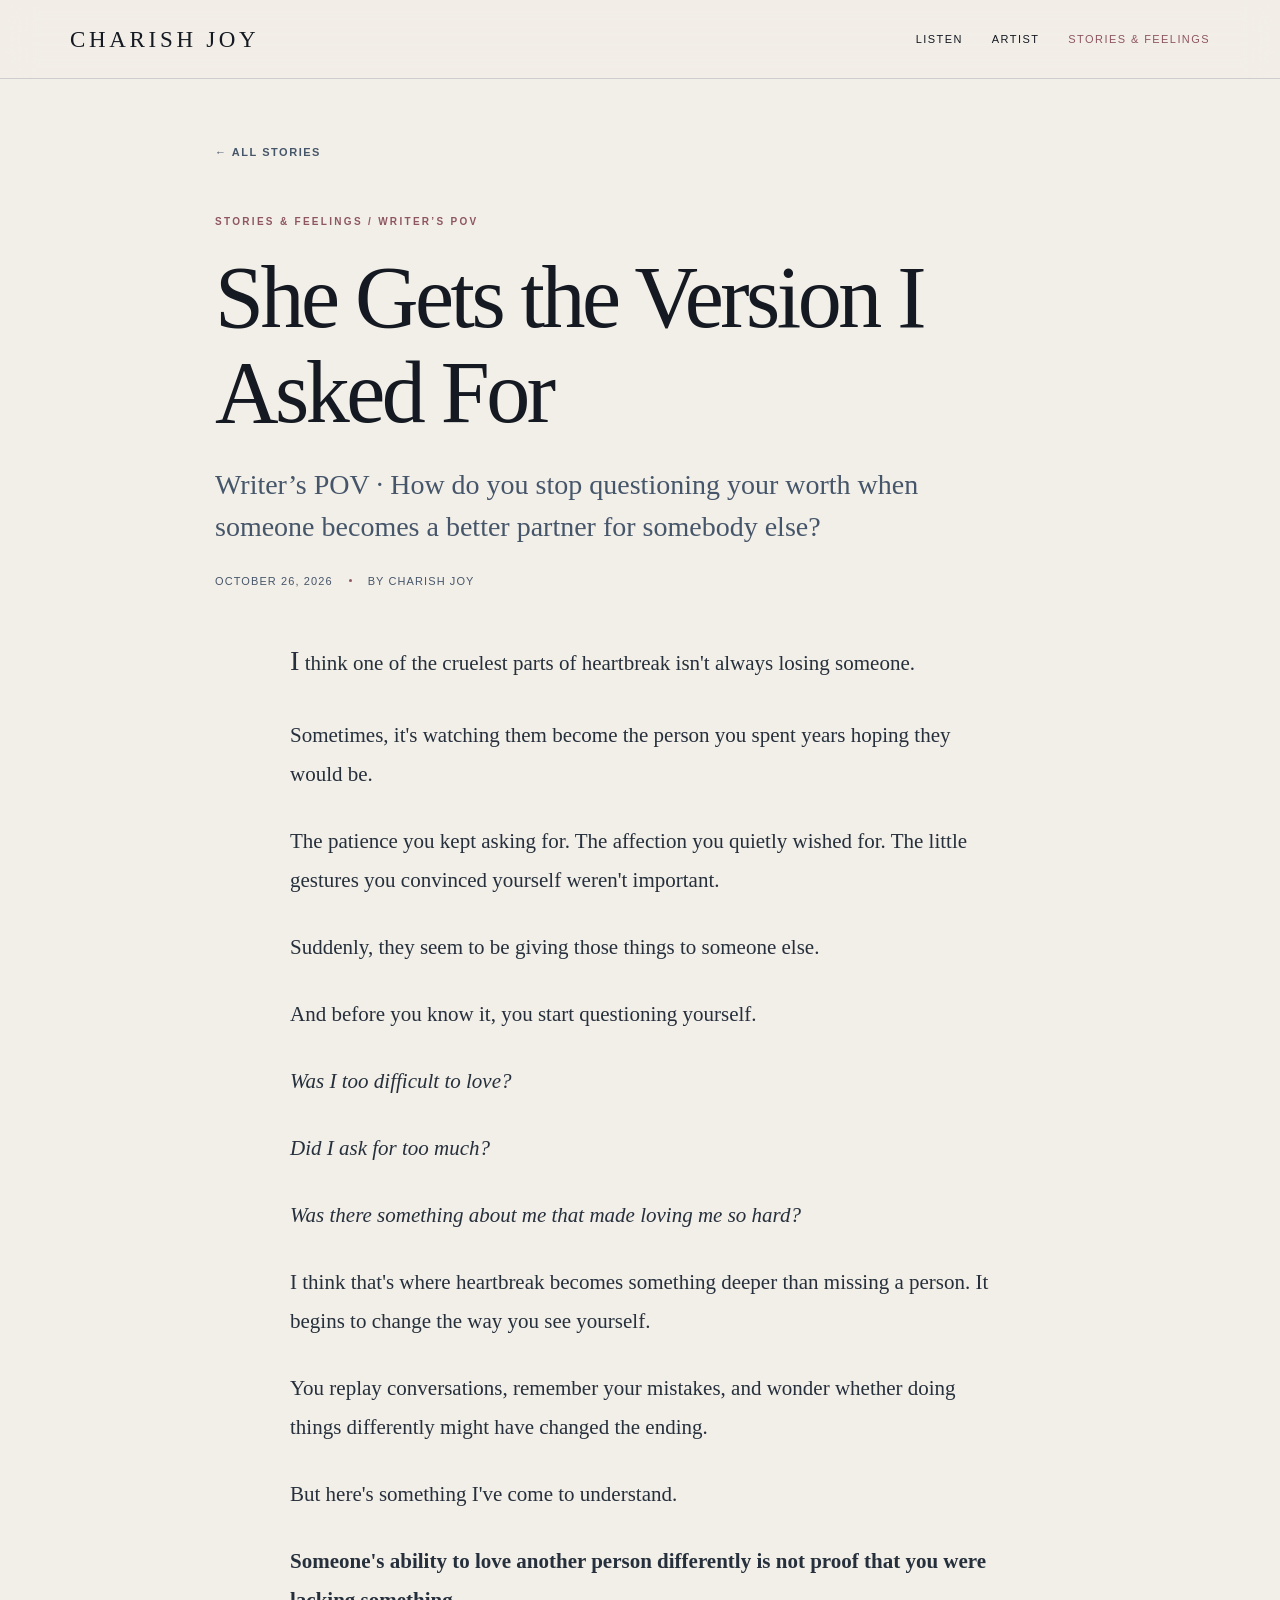
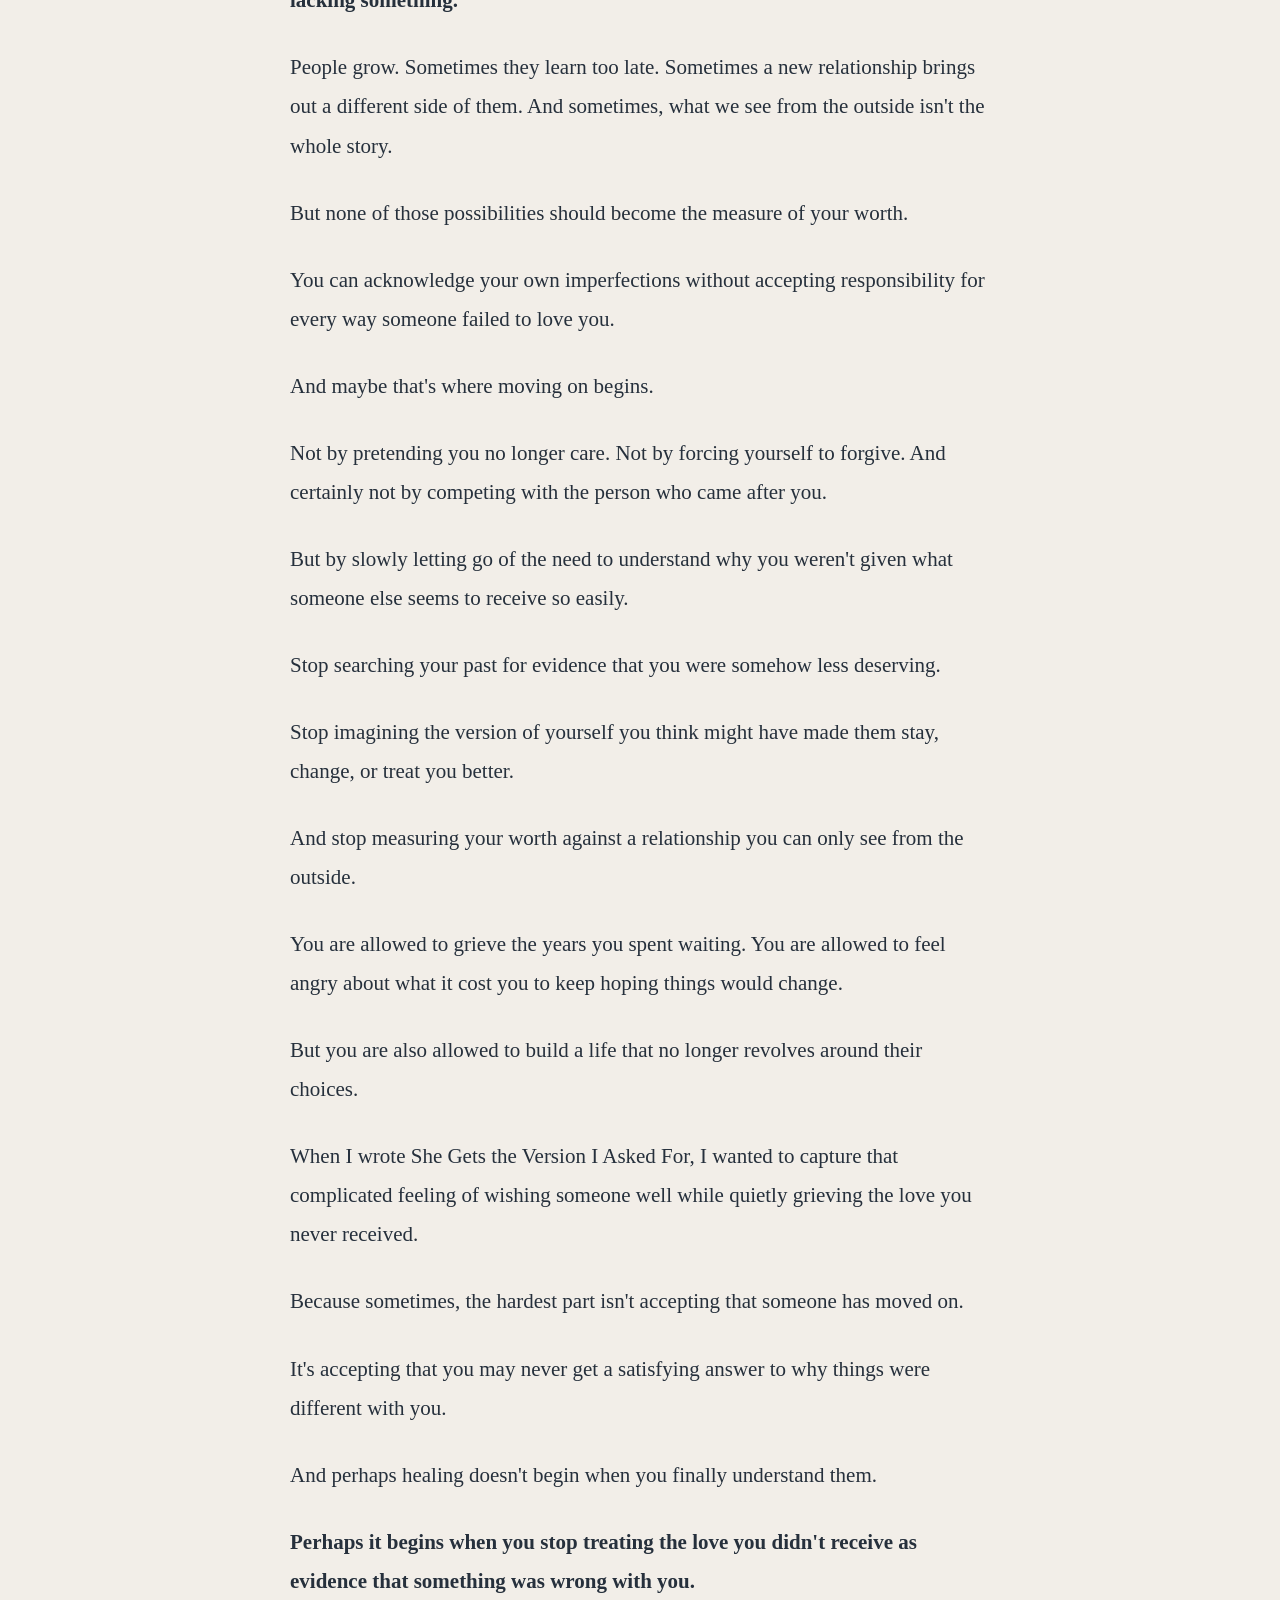
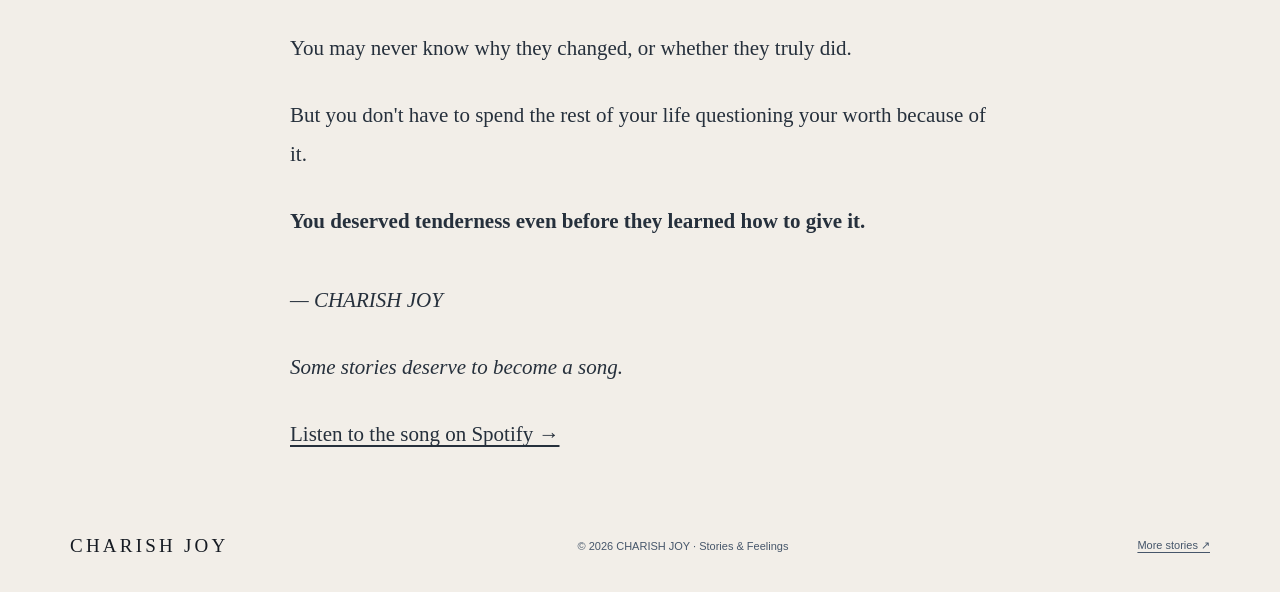
<file: writers-pov-she-gets-the-version-i-asked-for.html>
<!doctype html><html lang="en"><head><meta charset="utf-8"><meta name="viewport" content="width=device-width,initial-scale=1"><title>Writer’s POV: She Gets the Version I Asked For | CHARISH JOY</title><meta name="description" content="How do you stop questioning your worth when someone gives another person the love you waited for? A reflection by CHARISH JOY."><link rel="canonical" href="https://charishjoy.com/writers-pov-she-gets-the-version-i-asked-for.html"><meta property="og:site_name" content="CHARISH JOY"><meta property="og:url" content="https://charishjoy.com/writers-pov-she-gets-the-version-i-asked-for.html"><script async src="https://www.googletagmanager.com/gtag/js?id=G-MBT4RNLGS8"></script><script>window.dataLayer=window.dataLayer||[];function gtag(){dataLayer.push(arguments)}gtag('js',new Date());gtag('config','G-MBT4RNLGS8');</script><link rel="stylesheet" href="assets/stories-journal.css"><meta property="og:title" content="Writer’s POV: She Gets the Version I Asked For | CHARISH JOY"><meta property="og:description" content="How do you stop questioning your worth when someone gives another person the love you waited for? A reflection by CHARISH JOY."><meta property="og:image" content="https://charishjoy.com/assets/she-gets-the-version-cover.svg"><meta property="og:image:alt" content="CHARISH JOY official artist artwork"><meta name="twitter:card" content="summary_large_image"><meta name="twitter:title" content="Writer’s POV: She Gets the Version I Asked For | CHARISH JOY"><meta name="twitter:description" content="How do you stop questioning your worth when someone gives another person the love you waited for? A reflection by CHARISH JOY."><meta name="twitter:image" content="https://charishjoy.com/assets/she-gets-the-version-cover.svg"><meta property="og:type" content="article" /><style>.article-body h2{font:400 clamp(27px,5vw,36px)/1.25 Georgia,serif;color:var(--ink);margin:56px 0 28px}.article-body h2:first-child{margin-top:0}.story-follow{margin-top:24px!important}.story-follow a{text-decoration:underline;text-underline-offset:4px}</style><script type="application/ld+json">{"@context":"https://schema.org","@type":"BlogPosting","headline":"Writer’s POV: She Gets the Version I Asked For","datePublished":"2026-10-26","author":{"@type":"Person","name":"CHARISH JOY"},"inLanguage":"en","url":"https://charishjoy.com/writers-pov-she-gets-the-version-i-asked-for.html","description":"How do you stop questioning your worth when someone gives another person the love you waited for? A reflection by CHARISH JOY.","image":"https://charishjoy.com/assets/she-gets-the-version-cover.svg"}</script></head><body><a class="skip" href="#main">Skip to content</a><header class="site-nav"><nav class="wrap nav-inner" aria-label="Main navigation"><a class="wordmark" href="/" aria-label="CHARISH JOY Home">CHARISH JOY</a><div class="nav-links"><a href="/#music">Listen</a><a href="/#about">Artist</a><a href="/stories.html" aria-current="page">Stories &amp; Feelings</a></div></nav></header><main id="main"><article class="article-container"><header class="article-header"><a class="back" href="/stories.html">← All stories</a><span class="eyebrow">Stories &amp; Feelings / Writer’s POV</span><h1>She Gets the Version I Asked For</h1><p class="article-deck">Writer’s POV · How do you stop questioning your worth when someone becomes a better partner for somebody else?</p><div class="article-info"><time datetime="2026-10-26">October 26, 2026</time><span class="dot" aria-hidden="true"></span><span>By CHARISH JOY</span></div></header><div class="article-body"><p>I think one of the cruelest parts of heartbreak isn't always losing someone.</p>
<p>Sometimes, it's watching them become the person you spent years hoping they would be.</p>
<p>The patience you kept asking for. The affection you quietly wished for. The little gestures you convinced yourself weren't important.</p>
<p>Suddenly, they seem to be giving those things to someone else.</p>
<p>And before you know it, you start questioning yourself.</p>
<p><em>Was I too difficult to love?</em></p>
<p><em>Did I ask for too much?</em></p>
<p><em>Was there something about me that made loving me so hard?</em></p>
<p>I think that's where heartbreak becomes something deeper than missing a person. It begins to change the way you see yourself.</p>
<p>You replay conversations, remember your mistakes, and wonder whether doing things differently might have changed the ending.</p>
<p>But here's something I've come to understand.</p>
<p><strong>Someone's ability to love another person differently is not proof that you were lacking something.</strong></p>
<p>People grow. Sometimes they learn too late. Sometimes a new relationship brings out a different side of them. And sometimes, what we see from the outside isn't the whole story.</p>
<p>But none of those possibilities should become the measure of your worth.</p>
<p>You can acknowledge your own imperfections without accepting responsibility for every way someone failed to love you.</p>
<p>And maybe that's where moving on begins.</p>
<p>Not by pretending you no longer care. Not by forcing yourself to forgive. And certainly not by competing with the person who came after you.</p>
<p>But by slowly letting go of the need to understand why you weren't given what someone else seems to receive so easily.</p>
<p>Stop searching your past for evidence that you were somehow less deserving.</p>
<p>Stop imagining the version of yourself you think might have made them stay, change, or treat you better.</p>
<p>And stop measuring your worth against a relationship you can only see from the outside.</p>
<p>You are allowed to grieve the years you spent waiting. You are allowed to feel angry about what it cost you to keep hoping things would change.</p>
<p>But you are also allowed to build a life that no longer revolves around their choices.</p>
<p>When I wrote She Gets the Version I Asked For, I wanted to capture that complicated feeling of wishing someone well while quietly grieving the love you never received.</p>
<p>Because sometimes, the hardest part isn't accepting that someone has moved on.</p>
<p>It's accepting that you may never get a satisfying answer to why things were different with you.</p>
<p>And perhaps healing doesn't begin when you finally understand them.</p>
<p><strong>Perhaps it begins when you stop treating the love you didn't receive as evidence that something was wrong with you.</strong></p>
<p>You may never know why they changed, or whether they truly did.</p>
<p>But you don't have to spend the rest of your life questioning your worth because of it.</p>
<p><strong>You deserved tenderness even before they learned how to give it.</strong></p><p style="margin-top:40px"><em>— CHARISH JOY</em></p><p><em>Some stories deserve to become a song.</em></p><p class="story-follow"><a href="https://open.spotify.com/album/4upHIoiLi25L0NH4JfjuzG?si=DX2BMCN_Ra6ctRnXIAD5ZA&amp;utm_source=copy-link" target="_blank" rel="noopener noreferrer" aria-label="Listen to She Gets the Version I Asked For on Spotify">Listen to the song on Spotify →</a></p></div></article></main><footer><div class="wrap footer"><strong>CHARISH JOY</strong><span>© 2026 CHARISH JOY · Stories &amp; Feelings</span><a href="/stories.html">More stories ↗</a></div></footer></body></html>
</file>
<file: assets/stories-journal.css>
:root{--ink:#151a22;--storm:#46566a;--ivory:#f2eee8;--paper:#faf8f3;--wine:#8e5661;--mist:#8797a8;--rule:rgba(70,86,106,.22)}
*{box-sizing:border-box}
html{scroll-behavior:smooth}
body{margin:0;background:var(--ivory);color:var(--ink);font-family:Arial,Helvetica,sans-serif;-webkit-font-smoothing:antialiased}
a{color:inherit;text-decoration:none}
a:focus-visible{outline:2px solid var(--wine);outline-offset:5px}
img{display:block;max-width:100%}
h1,h2,h3,p,figure{margin:0}
.wrap{width:min(1140px,calc(100% - 64px));margin:auto}
.skip{position:absolute;top:-70px;left:16px;padding:12px 16px;background:var(--ink);color:white;z-index:100}
.skip:focus{top:12px}
.site-nav{position:sticky;top:0;z-index:30;background:rgba(242,238,232,.96);border-bottom:1px solid var(--rule);backdrop-filter:blur(16px)}
.nav-inner{min-height:78px;display:flex;align-items:center;justify-content:space-between;gap:24px}
.wordmark{font:400 23px/1 Georgia,'Times New Roman',serif;letter-spacing:.16em;white-space:nowrap}
.nav-links{display:flex;gap:29px;align-items:center}
.nav-links a{font-size:11px;text-transform:uppercase;letter-spacing:.13em;padding:13px 0;white-space:nowrap}
.nav-links a:hover,.nav-links a[aria-current="page"]{color:var(--wine)}
.eyebrow{display:block;font-size:10px;letter-spacing:.23em;text-transform:uppercase;font-weight:700;line-height:1.8}
.eyebrow.wine{color:var(--wine)}
.serif{font-family:Georgia,'Times New Roman',serif;font-weight:400}
.btn{display:inline-flex;align-items:center;justify-content:space-between;gap:35px;background:var(--ink);color:#f9f4ee;padding:18px 22px;font-size:12px;font-weight:600;letter-spacing:.075em;min-height:52px}
.btn:hover{background:var(--wine)}
.underlink{display:inline-flex;gap:18px;align-items:center;border-bottom:1px solid currentColor;padding-bottom:8px;font-size:12px;font-weight:700;letter-spacing:.08em}
.underlink:hover{color:var(--wine)}
.journal-hero{padding:77px 0 58px}
.journal-headline{display:grid;grid-template-columns:minmax(0,1.3fr) minmax(240px,.7fr);align-items:end;gap:64px}
.journal-hero h1{font:400 clamp(64px,8.2vw,112px)/.98 Georgia,serif;letter-spacing:-.055em;margin:23px 0 29px}
.journal-hero h1 em{font-weight:400;color:var(--wine)}
.journal-hero .lead{font:400 clamp(19px,2.2vw,26px)/1.48 Georgia,serif;color:var(--storm);max-width:720px}
.side-note{padding:0 0 8px 27px;border-left:1px solid var(--wine)}
.side-note p{font:400 15px/1.8 Georgia,serif;color:var(--storm);margin-top:13px}
.edition-line{display:flex;justify-content:space-between;align-items:center;gap:16px;padding:18px 0;margin-top:66px;border-top:1px solid var(--rule);color:var(--storm)}
.edition-line span{font-size:10px;letter-spacing:.15em;text-transform:uppercase}
.featured{display:grid;grid-template-columns:minmax(0,1.15fr) minmax(0,.85fr);min-height:520px;background:var(--ink);color:var(--ivory)}
.featured-copy{display:flex;flex-direction:column;align-items:flex-start;justify-content:center;padding:clamp(35px,5vw,72px)}
.featured .eyebrow{color:#cfaab2}
.featured h2{font:400 clamp(42px,5.3vw,71px)/1.12 Georgia,serif;letter-spacing:-.044em;margin:23px 0 18px;max-width:600px}
.featured p{font:400 18px/1.65 Georgia,serif;color:#d7dbe1;max-width:435px}
.featured .underlink{margin-top:39px}
.featured-meta{display:flex;gap:17px;align-items:center;flex-wrap:wrap;color:#c7d0d9;font-size:10px;letter-spacing:.13em;text-transform:uppercase;margin-top:23px}
.featured-art{display:flex;justify-content:center;align-items:center;position:relative;overflow:hidden;background:linear-gradient(145deg,#3c4757,#1d2430)}
.featured-art:before{content:"";position:absolute;width:80%;aspect-ratio:1;border:1px solid rgba(242,238,232,.25);transform:translate(8%,9%)}
.featured-art img{position:relative;width:min(76%,450px);aspect-ratio:1;object-fit:cover;box-shadow:0 20px 75px rgba(0,0,0,.25)}
.collection{padding:91px 0 104px}
.section-head{display:flex;align-items:end;justify-content:space-between;gap:36px;border-bottom:1px solid var(--rule);padding-bottom:27px;margin-bottom:33px}
.section-head h2{font:400 clamp(35px,4.3vw,54px)/1.1 Georgia,serif;margin-top:10px}
.section-head>p{font:400 15px/1.8 Georgia,serif;max-width:365px;color:var(--storm)}
.story-grid{display:grid;grid-template-columns:repeat(2,minmax(0,1fr));gap:28px}
.story-card{display:block;background:var(--paper);border:1px solid var(--rule);overflow:hidden;transition:border-color .2s,transform .2s}
.story-card:hover{border-color:var(--wine);transform:translateY(-3px)}
.story-card-media{display:grid;place-items:center;height:260px;background:var(--storm);overflow:hidden}
.story-card-media img{width:100%;height:100%;object-fit:cover}
.story-card-media.album{background:linear-gradient(115deg,#303948,#687687)}
.story-card-media.album img{width:210px;height:210px;box-shadow:0 8px 35px rgba(0,0,0,.2)}
.story-card-content{padding:30px 33px 34px}
.story-card-content .eyebrow{color:var(--wine)}
.story-card h3{font:400 clamp(27px,3vw,37px)/1.21 Georgia,serif;letter-spacing:-.02em;margin:14px 0}
.story-card-content>p{color:var(--storm);font:400 16px/1.7 Georgia,serif;min-height:55px}
.story-card .readline{display:flex;justify-content:space-between;align-items:center;margin-top:29px;padding-top:18px;border-top:1px solid var(--rule);font-size:11px;font-weight:700;letter-spacing:.1em;text-transform:uppercase}
.bridge{background:var(--storm);color:#f4eee7;padding:60px 0}
.bridge-inner{display:flex;justify-content:space-between;gap:36px;align-items:center}
.bridge h2{font:400 clamp(30px,4vw,48px)/1.2 Georgia,serif;max-width:600px;margin:11px 0 15px}
.bridge p{font:400 16px/1.7 Georgia,serif;max-width:620px;color:#e1e5eb}
.bridge .btn{background:#f4eee7;color:var(--ink);white-space:nowrap}
.bridge .btn:hover{background:#d9dce1}
.invite{padding:74px 0;border-bottom:1px solid var(--rule)}
.invite-inner{display:flex;justify-content:space-between;align-items:center;gap:40px}
.invite h2{font:400 clamp(35px,4vw,48px)/1.14 Georgia,serif;margin:12px 0 16px}
.invite p{font:400 16px/1.7 Georgia,serif;color:var(--storm);max-width:630px}
.invite .note{font:400 12px/1.5 Arial,sans-serif;margin-top:14px}
.footer{display:flex;justify-content:space-between;align-items:center;gap:28px;min-height:93px;color:var(--storm);font-size:11px}
.footer strong{font:400 19px Georgia,serif;letter-spacing:.17em;color:var(--ink)}
.footer a{text-decoration:underline;text-underline-offset:3px}
.article-container{width:min(850px,calc(100% - 64px));margin:0 auto}
.article-header{padding:63px 0 48px}
.back{display:inline-flex;align-items:center;gap:10px;color:var(--storm);font-size:11px;font-weight:700;text-transform:uppercase;letter-spacing:.14em}
.back:hover{color:var(--wine)}
.article-header .eyebrow{color:var(--wine);margin-top:53px}
.article-header h1{font:400 clamp(50px,7.1vw,88px)/1.08 Georgia,serif;letter-spacing:-.04em;margin:19px 0 24px}
.article-deck{font:400 clamp(20px,2.5vw,28px)/1.48 Georgia,serif;color:var(--storm);max-width:740px}
.article-info{display:flex;gap:16px;flex-wrap:wrap;align-items:center;color:var(--storm);margin-top:28px;font-size:11px;letter-spacing:.1em;text-transform:uppercase}
.article-info .dot{width:3px;height:3px;background:var(--wine);border-radius:50%}
.article-image{background:var(--storm);margin:0 auto 49px;overflow:hidden}
.article-image img{width:100%;max-height:545px;object-fit:cover}
.article-image.album-art{display:grid;place-items:center;min-height:420px;background:linear-gradient(120deg,#2c3543,#627187);padding:56px}
.article-image.album-art img{width:min(340px,70%);aspect-ratio:1;object-fit:cover;box-shadow:0 18px 75px rgba(0,0,0,.28)}
.article-body{padding:0 0 45px;margin:auto;width:min(700px,100%)}
.article-body p{font:400 21px/1.86 Georgia,serif;margin:0 0 28px;color:#26303c}
.article-body p:first-child:first-letter{font-size:1.35em}
.article-body p:last-child{margin-bottom:0}
.article-disclaimer{width:min(700px,100%);margin:0 auto 58px;font-size:12px;line-height:1.7;color:var(--storm)}
.music-panel{border-top:1px solid var(--rule);border-bottom:1px solid var(--rule);background:var(--paper);padding:46px clamp(26px,5vw,57px);margin-bottom:62px}
.music-panel .eyebrow{color:var(--wine)}
.music-panel h2{font:400 clamp(33px,4vw,47px)/1.2 Georgia,serif;margin:15px 0}
.music-panel p{font:400 16px/1.7 Georgia,serif;color:var(--storm);max-width:630px}
.music-panel .btn{margin-top:26px}
.next-section{padding:0 0 82px}
.next-section .eyebrow{color:var(--wine);margin-bottom:14px}
.next-link{display:flex;justify-content:space-between;gap:25px;align-items:center;border-top:1px solid var(--rule);border-bottom:1px solid var(--rule);padding:32px 0}
.next-link h2{font:400 clamp(28px,4vw,42px)/1.2 Georgia,serif}
.next-link:hover{color:var(--wine)}
@media(max-width:820px){.wrap{width:calc(100% - 40px)}.article-container{width:calc(100% - 40px)}.journal-headline{grid-template-columns:1fr;gap:24px}.side-note{max-width:430px}.edition-line{margin-top:40px}.featured{grid-template-columns:1fr}.featured-copy{padding:40px 34px 46px;min-height:380px}.featured-art{min-height:350px;padding:35px}.featured-art img{max-width:275px}.story-card-media{height:220px}.story-card-content{padding:25px}.bridge-inner,.invite-inner{align-items:flex-start;flex-direction:column;gap:25px}.article-image.album-art{min-height:320px;padding:35px}}
@media(max-width:600px){.nav-inner{flex-direction:column;gap:10px;padding:19px 0 10px}.wordmark{font-size:24px}.nav-links{gap:19px;justify-content:center;flex-wrap:wrap}.nav-links a{font-size:9px}.journal-hero{padding:44px 0 28px}.journal-hero h1{font-size:clamp(58px,13.2vw,79px)}.journal-hero .lead{font-size:20px}.side-note{padding-left:20px}.edition-line{margin-top:37px}.featured h2{font-size:clamp(39px,10.1vw,57px)}.featured-copy{min-height:0}.featured p{font-size:17px}.featured-art{min-height:300px}.collection{padding:65px 0 75px}.section-head{display:block}.section-head>p{margin-top:14px}.story-grid{grid-template-columns:1fr;gap:20px}.story-card-media{height:245px}.story-card h3{font-size:31px}.story-card-content>p{min-height:0}.bridge{padding:53px 0}.invite{padding:59px 0}.footer{padding:29px 0;align-items:flex-start;flex-direction:column;min-height:0;gap:15px}.article-header{padding:40px 0 29px}.article-header .eyebrow{margin-top:36px}.article-header h1{font-size:clamp(42px,11vw,60px)}.article-deck{font-size:21px}.article-image{margin-bottom:34px}.article-image.album-art{min-height:275px}.article-image.album-art img{max-width:220px}.article-body p{font-size:19px;line-height:1.78;margin-bottom:22px}.article-disclaimer{margin-bottom:43px}.music-panel{margin-bottom:48px}.next-section{padding-bottom:53px}.next-link{padding:25px 0}.btn{gap:15px}}
@media(prefers-reduced-motion:reduce){html{scroll-behavior:auto}.story-card{transition:none}}
/* Quiet editorial scene separators for long-form fiction */
.story-break{border:0;height:1px;width:54px;background:var(--rule);margin:43px auto 48px}
.article-deck.article-fiction{font-family:Arial,Helvetica,sans-serif;font-size:12px;letter-spacing:.04em;line-height:1.7;color:var(--storm);max-width:650px}
@media(max-width:600px){.story-break{margin:34px auto 39px}.article-deck.article-fiction{font-size:11px}}

/* 2026-10-27: Keep full cover art visible on narrow screens. */
.featured-art img,.story-card-media img,.story-card-media.album img,.article-image img,.article-image.album-art img{object-fit:contain;object-position:center;}
.story-card-media.album img{max-width:calc(100% - 36px);max-height:calc(100% - 30px);height:auto;aspect-ratio:1;}
@media(max-width:600px){
.featured-art{min-height:0;padding:28px 20px;overflow:visible;}
.featured-art img{width:min(100%,280px);max-width:100%;height:auto;aspect-ratio:1;object-fit:contain;}
.story-card-media.album{height:auto;min-height:245px;padding:20px;}
.story-card-media.album img{width:min(100%,215px);height:auto;max-height:none;aspect-ratio:1;object-fit:contain;}
.story-card-media:not(.album) img{width:100%;height:100%;object-fit:contain;}
.article-image img{max-height:none;height:auto;object-fit:contain;}
.article-image.album-art img{width:min(100%,220px);height:auto;object-fit:contain;}
}
</file>
